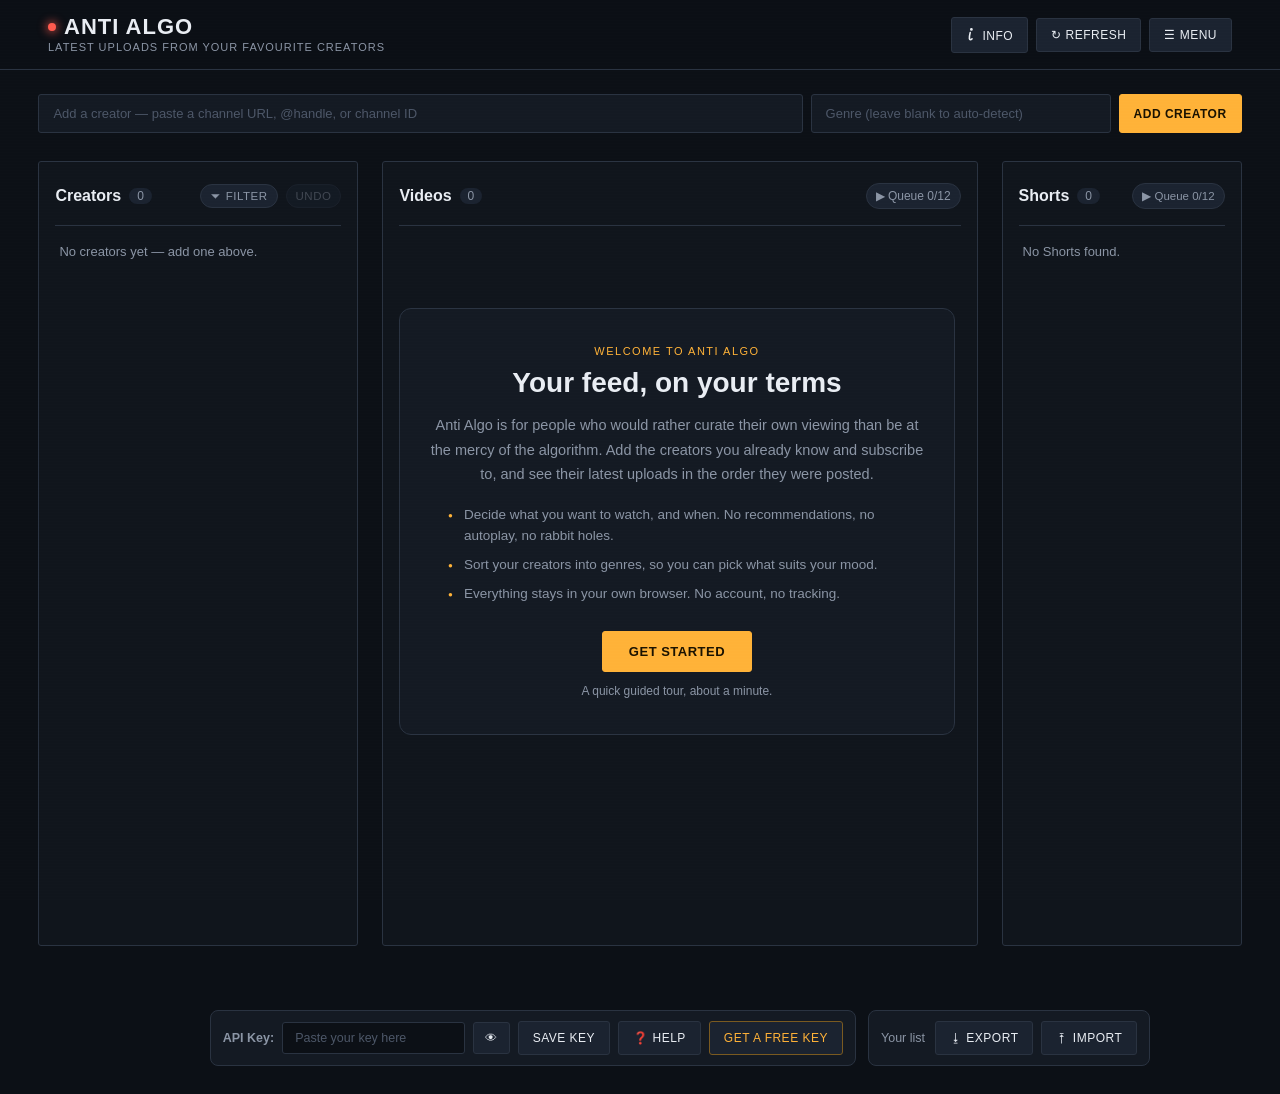
<file: Index.html>
<!DOCTYPE html>
<html lang="en">
<head>
<meta charset="UTF-8">
<meta name="viewport" content="width=device-width, initial-scale=1.0">
<title>Anti Algo | Curate your feed</title>
<meta name="description" content="Latest uploads from your favourite creators. No algorithm, just the people you chose.">
<meta property="og:type" content="website">
<meta property="og:site_name" content="Anti Algo">
<meta property="og:title" content="Anti Algo | Curate your feed">
<meta property="og:description" content="Latest uploads from your favourite creators. No algorithm, just the people you chose.">
<meta property="og:url" content="https://anti-algo.com/">
<meta property="og:image" content="https://anti-algo.com/preview.png">
<meta property="og:image:width" content="1200">
<meta property="og:image:height" content="630">
<meta name="twitter:card" content="summary_large_image">
<meta name="twitter:image" content="https://anti-algo.com/preview.png">
<link rel="icon" type="image/svg+xml" href="favicon.svg">
<link rel="stylesheet" href="style.css?v=20">
<script src="theme.js?v=8"></script>
</head>
<body>
<div class="scanline"></div>
<header>
  <div class="brand-block">
    <a class="brand" href="index.html" title="Back to home"><span class="dot"></span><h1>ANTI ALGO</h1></a>
    <div class="tagline">Latest uploads from your favourite creators</div>
  </div>
  <div class="actions">
    <button id="infoBtn" title="How to use"><svg class="info-i" viewBox="0 0 10 15" fill="none" stroke="currentColor" stroke-width="1.6" stroke-linecap="round" stroke-linejoin="round" aria-hidden="true"><path d="M4.2 5.6 C3.6 8 3.2 10.2 3.4 11.6 C3.6 12.9 4.8 13 6 11.9"/><circle cx="5.4" cy="2.4" r="0.6" fill="currentColor"/></svg> Info</button>
    <button id="refreshBtn">↻ Refresh</button>
  </div>
</header>

<main>
  <form class="add-bar" id="addForm">
    <input id="channelInput" type="text" placeholder="Add a creator — paste a channel URL, @handle, or channel ID" title="Add a creator — paste a channel URL, @handle, or channel ID" autocomplete="off">
    <input id="genreInput" list="genreList" type="text" placeholder="Genre (leave blank to auto-detect)" title="Genre (leave blank to auto-detect)" autocomplete="off">
    <datalist id="genreList">
      <option value="Gaming"><option value="Music"><option value="Tech"><option value="Education">
      <option value="Comedy"><option value="Cooking"><option value="Vlogs"><option value="Sports">
      <option value="News"><option value="Film & Animation"><option value="Science">
    </datalist>
    <button type="submit" class="btn-primary">Add creator</button>
  </form>

  <div class="layout">
    <aside class="creators-panel">
      <div class="panel-title">
        Creators <span class="count" id="creatorsCount">0</span>
        <button type="button" id="genreFilterBtn" class="filter-btn" title="Filter by genre">⏷ Filter</button>
        <button type="button" id="undoRemoveBtn" class="filter-btn" title="Undo last removal" disabled>Undo</button>
        <div class="filter-dropdown" id="filterDropdown"></div>
      </div>
      <div id="chipRail" class="chip-list"></div>
    </aside>

    <section class="feed-col">
      <div class="panel-title" id="feedHeading">
        <span id="feedTitle">Videos</span> <span class="count" id="videosCount">0</span>
        <span class="solo-badge" id="soloBadge" style="display:none;">
          Only: <span id="soloBadgeName"></span>
          <button type="button" id="soloClearBtn" title="Show all creators">✕</button>
        </span>
        <button type="button" id="queueToggleBtn" class="filter-btn" title="Your watch-later queue">▶ Queue 0/12</button>
      </div>
      <div id="statusLine" class="status-line"></div>
      <div class="feed-scroll">
        <div id="grid" class="grid"></div>
      </div>
    </section>

    <aside class="shorts-rail">
      <div class="panel-title" id="shortsHeading">
        <span id="shortsTitle">Shorts</span> <span class="count" id="shortsCount">0</span>
        <button type="button" id="shortsQueueBtn" class="filter-btn" title="Your Shorts watch-later queue">▶ Queue 0/12</button>
      </div>
      <div id="shortsScroll" class="shorts-scroll"></div>
    </aside>
  </div>
</main>

<footer class="apikey-footer" id="apiKeyFooter">
 <div class="footer-inner">
  <div class="footer-mid" style="display:flex; justify-content:center; gap:12px;">
  <div class="apikey-bar" id="apiKeyBar">
    <label for="apiKeyInput" class="apikey-bar-label">API Key:</label>
    <input id="apiKeyInput" type="password" placeholder="Paste your key here" title="Paste your free YouTube Data API key here. Not sure what that is? Press Help.">
    <button type="button" id="apiKeyToggleBtn" title="Show/hide key">👁</button>
    <button type="button" id="apiKeySaveBtn">Save key</button>
    <button type="button" id="apiKeyHelpBtn" title="What is an API key, and how do I get one?">❓ Help</button>
    <a class="btn apikey-getkey" href="https://console.cloud.google.com/flows/enableapi?apiid=youtube.googleapis.com" target="_blank" rel="noopener" title="Opens Google in a new tab to set up your free key">Get a free key</a>
  </div>

  <div class="apikey-bar" id="dataBar">
    <span class="data-bar-label">Your list</span>
    <button type="button" id="exportBtn">⭳ Export</button>
    <button type="button" id="importBtn">⭱ Import</button>
    <input type="file" id="importFileInput" accept=".json,application/json" hidden>
  </div>
  </div>
 </div>
</footer>

<div class="modal-overlay" id="infoModalOverlay">
  <div class="modal-box">
    <div class="modal-title">How Anti Algo works</div>
    <ol class="modal-steps">
      <li><strong>Get a free YouTube API key.</strong> It's a one-off job that takes about five minutes, and it's what lets this site fetch videos from YouTube for you. Press <strong>Help</strong> in the box at the bottom of the page and it will walk you through it.</li>
      <li><strong>Paste your key</strong> into the <strong>API Key</strong> box and press <strong>Save key</strong>.</li>
      <li><strong>Add creators you already follow.</strong> Paste a channel's link or @handle into the box at the top and press <strong>Add creator</strong>. Give them a genre if you like, or leave it blank and one is suggested for you.</li>
      <li><strong>Watch.</strong> Their latest videos appear newest first. Click a video to play it, or click a creator's name (or a genre) to see just those.</li>
      <li><strong>It's all saved</strong> in your browser, so it will be here next time. No account needed.</li>
    </ol>
    <button type="button" class="btn-primary" id="infoTourBtn">Take the guided tour</button>
    <button type="button" id="infoTakeMeThereBtn">Take me to the API key box</button>
    <button type="button" id="infoCloseBtn">Close</button>
  </div>
</div>

<div class="modal-overlay" id="apiHelpModalOverlay">
  <div class="modal-box help-box">
    <div class="help-slide active" data-slide="0">
      <div class="modal-title">Get your key <span class="help-sub">(1 of 3)</span></div>
      <ol class="modal-steps">
        <li>Press <strong>Set up with Google</strong> below and sign in with any Google account.</li>
        <li>Google asks you to choose a project. Pick <strong>Create a new project</strong>. Any name works.</li>
        <li>Press <strong>Enable</strong>. This switches on YouTube Data API v3 for you.</li>
      </ol>
    </div>
    <div class="help-slide" data-slide="1">
      <div class="modal-title">Get your key <span class="help-sub">(2 of 3)</span></div>
      <ol class="modal-steps" start="4">
        <li>Open <a class="help-link" href="https://console.cloud.google.com/apis/credentials" target="_blank" rel="noopener"><strong>Credentials</strong></a> and press <strong>Create credentials</strong>.</li>
        <li>For <em>"Which API are you using?"</em> keep <strong>YouTube Data API v3</strong>. For <em>"What data will you be accessing?"</em> choose <strong>Public data</strong>, then continue.</li>
        <li>Name the key <strong>API key</strong>.</li>
        <li>Under <strong>Select API restrictions</strong>, open the dropdown, type <strong>YouTube Data API v3</strong>, tick it and press <strong>OK</strong>.</li>
      </ol>
    </div>
    <div class="help-slide" data-slide="2">
      <div class="modal-title">Get your key <span class="help-sub">(3 of 3)</span></div>
      <ol class="modal-steps" start="8">
        <li>Under <strong>Key restrictions</strong>, choose <strong>Websites</strong>, press <strong>Add</strong> and paste this address:
          <span class="help-addr"><code id="helpAddr">https://your-site-address/*</code><button type="button" id="helpCopyAddr">Copy</button></span>
          <span class="help-addr-note" id="helpAddrNote"></span></li>
        <li>Press <strong>Create</strong> and copy the key Google shows you.</li>
        <li>Paste it into the <strong>API Key</strong> box at the bottom of this page and press <strong>Save key</strong>.</li>
      </ol>
      <p class="modal-text"><strong>Keep a copy</strong> in a password manager or notes app, so it's easy to paste on another device. If you lose it, sign in to Google Cloud Console, go to <strong>APIs &amp; Services → Credentials</strong> and open your key to see it again.</p>
      <p class="modal-text">Stuck? Tell us on the Feedback page and we'll help.</p>
    </div>
    <div class="help-slide" data-slide="3">
      <div class="modal-title">What's an API key, and why do I need one?</div>
      <p class="modal-text">YouTube lets other websites ask it for information, such as "what are this creator's newest videos?", through something called an <strong>API</strong>. Think of it as a service hatch: this site places the order, and YouTube hands over the answer.</p>
      <p class="modal-text">An <strong>API key</strong> is your personal pass for using that hatch. It's what lets this site fetch the feed of the creators <em>you</em> choose. Without one, YouTube won't answer, so your feed would stay empty.</p>
      <ul class="modal-facts">
        <li><strong>It's free.</strong> No payment details are needed, and the free allowance is far more than you'll use.</li>
        <li><strong>It's private.</strong> Your key is saved only in your own browser. Nobody else can see or use it.</li>
        <li><strong>It's read-only.</strong> It can only look up public YouTube information. It can't post, comment or touch your account.</li>
      </ul>
    </div>
    <div class="help-footer">
      <div class="help-dots" id="helpDots"><span class="on"></span><span></span><span></span><span></span></div>
      <div class="help-actions">
        <button type="button" id="helpBackBtn" style="display:none;">Back</button>
        <a class="btn apikey-getkey" id="helpConsoleLink" href="https://console.cloud.google.com/flows/enableapi?apiid=youtube.googleapis.com" target="_blank" rel="noopener" style="display:none;">Set up with Google</a>
        <button type="button" class="btn-primary" id="helpNextBtn">Next</button>
        <button type="button" class="btn-primary" id="apiHelpCloseBtn" style="display:none;">Got it</button>
      </div>
    </div>
  </div>
</div>

<div class="modal-overlay" id="videoModalOverlay">
  <div class="video-modal-box" id="videoModalBox">
    <button type="button" class="video-modal-close" id="videoModalCloseBtn" title="Close">✕</button>
    <div class="video-modal-frame">
      <iframe id="videoModalIframe" src="" allow="autoplay; encrypted-media; picture-in-picture" allowfullscreen referrerpolicy="strict-origin-when-cross-origin"></iframe>
    </div>
    <a id="videoModalFallbackLink" class="video-modal-fallback" href="#" target="_blank" rel="noopener">Not playing? Watch on YouTube instead ↗</a>
  </div>
</div>

<div id="tourBlocker"></div>
<div class="tour-panel" id="tourPanelTop"></div><div class="tour-panel" id="tourPanelBottom"></div><div class="tour-panel" id="tourPanelLeft"></div><div class="tour-panel" id="tourPanelRight"></div>
<div id="tourSpot"></div>
<div id="tourBubble" role="dialog" aria-live="polite">
  <div class="tour-arrow" id="tourArrow"></div>
  <div class="tour-title" id="tourTitle"></div>
  <div class="tour-text" id="tourText"></div>
  <div class="tour-hint" id="tourHint"></div>
  <div class="tour-preview" id="tourPreview" style="display:none;"></div>
  <div class="tour-footer">
    <span class="tour-count" id="tourCount"></span>
    <button type="button" class="tour-skip" id="tourSkipBtn">Skip</button>
    <button type="button" id="tourBackBtn">Back</button>
    <button type="button" class="btn-primary" id="tourNextBtn">Next</button>
  </div>
</div>

<script>
const STORAGE_KEY = 'channels';
// YouTube's embedded player refuses to load at all from a file:// page (Error 153),
// so when opened that way we skip the pop-out player and just open videos in a new tab.
const canEmbedVideos = window.location.protocol !== 'file:';
const APIKEY_STORAGE_KEY = 'yt_api_key';
const WATCHED_STORAGE_KEY = 'watched_videos';
const WATCHED_HISTORY_CAP = 2000; // trim oldest entries beyond this to keep storage small
let watchedVideoIds = new Set();
let apiKey = '';

async function ytFetch(endpoint, params){
  if(!apiKey) throw new Error('Add your YouTube API key below first (it\'s free, press Help if you need a hand).');
  const url = new URL('https://www.googleapis.com/youtube/v3/' + endpoint);
  Object.entries(params).forEach(([k,v]) => url.searchParams.set(k, v));
  url.searchParams.set('key', apiKey);
  const res = await fetch(url.toString());
  let data;
  try{ data = await res.json(); }catch(e){ data = null; }
  if(!res.ok){
    const msg = data && data.error && data.error.message ? data.error.message : ('HTTP ' + res.status);
    throw new Error('YouTube API error: ' + msg);
  }
  return data;
}

function parseISODuration(iso){
  if(!iso) return null;
  const m = iso.match(/PT(?:(\d+)H)?(?:(\d+)M)?(?:(\d+)S)?/);
  if(!m) return null;
  const h = parseInt(m[1]||0,10), mnt = parseInt(m[2]||0,10), s = parseInt(m[3]||0,10);
  return h*3600 + mnt*60 + s;
}

let channels = []; // {id, name, avatar}
let videos = [];   // merged regular-video list (unfiltered)
let shorts = [];   // merged shorts list (unfiltered)
const activeGenres = new Set(); // genres currently checked in the filter dropdown
const selectedChannelIds = new Set(); // creators picked by clicking their name
const selectedGenres = new Set();     // categories picked by clicking the category name
// When either set is non-empty, the feeds show only videos from the picked creators OR picked categories.

const grid = document.getElementById('grid');
const chipRail = document.getElementById('chipRail');
const shortsScroll = document.getElementById('shortsScroll');
const shortsCount = document.getElementById('shortsCount');
const genreFilterBtn = document.getElementById('genreFilterBtn');
const undoRemoveBtn = document.getElementById('undoRemoveBtn');
const soloBadge = document.getElementById('soloBadge');
const soloBadgeName = document.getElementById('soloBadgeName');
const soloClearBtn = document.getElementById('soloClearBtn');
const filterDropdown = document.getElementById('filterDropdown');
const creatorsCount = document.getElementById('creatorsCount');
const videosCount = document.getElementById('videosCount');
const statusLine = document.getElementById('statusLine');
const addForm = document.getElementById('addForm');
const channelInput = document.getElementById('channelInput');
const genreInput = document.getElementById('genreInput');
const refreshBtn = document.getElementById('refreshBtn');
const infoBtn = document.getElementById('infoBtn');
const infoModalOverlay = document.getElementById('infoModalOverlay');
const infoCloseBtn = document.getElementById('infoCloseBtn');
const infoTakeMeThereBtn = document.getElementById('infoTakeMeThereBtn');
const videoModalOverlay = document.getElementById('videoModalOverlay');
const videoModalBox = document.getElementById('videoModalBox');
const videoModalIframe = document.getElementById('videoModalIframe');
const videoModalCloseBtn = document.getElementById('videoModalCloseBtn');
const videoModalFallbackLink = document.getElementById('videoModalFallbackLink');
const apiKeyFooter = document.getElementById('apiKeyFooter');
const apiKeyInput = document.getElementById('apiKeyInput');
const apiKeyToggleBtn = document.getElementById('apiKeyToggleBtn');
const apiKeySaveBtn = document.getElementById('apiKeySaveBtn');
const apiKeyHelpBtn = document.getElementById('apiKeyHelpBtn');
const apiHelpModalOverlay = document.getElementById('apiHelpModalOverlay');
const apiHelpCloseBtn = document.getElementById('apiHelpCloseBtn');
const exportBtn = document.getElementById('exportBtn');
const importBtn = document.getElementById('importBtn');
const importFileInput = document.getElementById('importFileInput');

function setStatus(msg, isError=false){
  statusLine.textContent = msg || '';
  statusLine.classList.toggle('error', !!isError);
}

let saveQueue = Promise.resolve();

// window.storage only exists inside Claude's own artifact viewer. When this file is
// opened directly (downloaded, hosted elsewhere), we fall back to plain localStorage
// so your creator list still survives a refresh.
const hasClaudeStorage = typeof window.storage !== 'undefined' && window.storage !== null;

async function persistGet(key){
  if(hasClaudeStorage){
    try{
      const res = await window.storage.get(key, false);
      return res ? res.value : null;
    }catch(e){
      return null; // key not found on first run
    }
  }
  try{
    return window.localStorage.getItem(key);
  }catch(e){
    return null;
  }
}

async function persistSet(key, value){
  if(hasClaudeStorage){
    const result = await window.storage.set(key, value, false);
    if(!result) throw new Error('window.storage.set returned no result');
    return;
  }
  window.localStorage.setItem(key, value);
}

async function loadChannels(){
  try{
    const raw = await persistGet(STORAGE_KEY);
    channels = raw ? JSON.parse(raw) : [];
  }catch(e){
    channels = [];
  }
}

function saveChannels(){
  // Chain onto the previous save so concurrent adds can't overwrite each other out of order.
  saveQueue = saveQueue.then(async () => {
    try{
      await persistSet(STORAGE_KEY, JSON.stringify(channels));
    }catch(e){
      console.error('Storage save failed', e);
      setStatus('Could not save your creator list — it may not stick after a refresh.', true);
    }
  });
  return saveQueue;
}


// ---------- Watch-later queue ----------
const QUEUE_STORAGE_KEY = 'watch_queue';
const QUEUE_MAX = 12;
let queue = [];            // oldest first
let queueViewActive = false;
let queueSaveChain = Promise.resolve();

async function loadQueue(){
  try{
    const raw = await persistGet(QUEUE_STORAGE_KEY);
    const parsed = raw ? JSON.parse(raw) : [];
    queue = Array.isArray(parsed) ? parsed.filter(v => v && v.id).slice(0, QUEUE_MAX) : [];
  }catch(e){ queue = []; }
}
function persistWatchQueue(){
  queueSaveChain = queueSaveChain.then(async () => {
    try{ await persistSet(QUEUE_STORAGE_KEY, JSON.stringify(queue)); }
    catch(e){ console.error('Could not save the queue', e); }
  });
  return queueSaveChain;
}
function isQueued(id){ return queue.some(v => v.id === id); }

function addToQueue(v){
  if(isQueued(v.id)) return true;
  if(queue.length >= QUEUE_MAX){
    setStatus(`Your queue is full (${QUEUE_MAX} videos). Remove one to add another.`, true);
    return false;
  }
  queue.push({
    id: v.id, title: v.title, url: v.url, thumb: v.thumb, published: v.published, publishedMs: v.publishedMs,
    channelId: v.channelId, channelName: v.channelName, channelGenre: v.channelGenre
  });
  persistWatchQueue();
  updateQueueToggle();
  return true;
}
function removeFromQueue(id){
  const before = queue.length;
  queue = queue.filter(v => v.id !== id);
  if(queue.length !== before){ persistWatchQueue(); updateQueueToggle(); }
}

// "+" on a thumbnail adds it to the queue; inside a queue view it becomes a remove button.
// Shorts have their own separate queue (opts.short), so neither one limits the other.
function makeQueueButton(v, opts){
  const isQ = opts.short ? isShortQueued : isQueued;
  const addQ = opts.short ? addToShortsQueue : addToQueue;
  const removeQ = opts.short ? removeFromShortsQueue : removeFromQueue;
  const redraw = opts.short ? renderShorts : renderQueueView;
  const btn = document.createElement('button');
  btn.type = 'button';
  btn.className = 'queue-btn';
  const sync = () => {
    const queued = isQ(v.id);
    btn.classList.toggle('queued', queued && !opts.fromQueue);
    const plain = !opts.fromQueue && !queued;
    btn.classList.toggle('plus', plain);
    btn.classList.toggle('check', !opts.fromQueue && queued);
    btn.textContent = opts.fromQueue ? '\u2715' : '';
    btn.title = opts.fromQueue ? 'Remove from your queue'
      : queued ? 'In your queue. Click to remove it' : 'Save to watch later (add to queue)';
    btn.setAttribute('aria-label', btn.title);
  };
  btn.addEventListener('click', (e) => {
    e.preventDefault();
    e.stopPropagation();
    if(isQ(v.id)){
      removeQ(v.id);
      if(opts.fromQueue){ redraw(); return; }
    } else if(!addQ(v)){
      return;
    }
    sync();
  });
  sync();
  return btn;
}

// ---------- Shorts queue (separate from the video queue) ----------
const SHORTS_QUEUE_KEY = 'shorts_queue';
const SHORTS_QUEUE_MAX = 12;
let shortsQueue = [];
let shortsQueueActive = false;
let shortsQueueSaveChain = Promise.resolve();

async function loadShortsQueue(){
  try{
    const raw = await persistGet(SHORTS_QUEUE_KEY);
    const parsed = raw ? JSON.parse(raw) : [];
    shortsQueue = Array.isArray(parsed) ? parsed.filter(v => v && v.id).slice(0, SHORTS_QUEUE_MAX) : [];
  }catch(e){ shortsQueue = []; }
}
function persistShortsQueue(){
  shortsQueueSaveChain = shortsQueueSaveChain.then(async () => {
    try{ await persistSet(SHORTS_QUEUE_KEY, JSON.stringify(shortsQueue)); }
    catch(e){ console.error('Could not save the Shorts queue', e); }
  });
  return shortsQueueSaveChain;
}
function isShortQueued(id){ return shortsQueue.some(v => v.id === id); }
function addToShortsQueue(v){
  if(isShortQueued(v.id)) return true;
  if(shortsQueue.length >= SHORTS_QUEUE_MAX){
    setStatus(`Your Shorts queue is full (${SHORTS_QUEUE_MAX}). Remove one to add another.`, true);
    return false;
  }
  shortsQueue.push({
    id: v.id, title: v.title, url: v.url, thumb: v.thumb, published: v.published, publishedMs: v.publishedMs,
    channelId: v.channelId, channelName: v.channelName, channelGenre: v.channelGenre
  });
  persistShortsQueue();
  updateShortsQueueToggle();
  return true;
}
function removeFromShortsQueue(id){
  const before = shortsQueue.length;
  shortsQueue = shortsQueue.filter(v => v.id !== id);
  if(shortsQueue.length !== before){ persistShortsQueue(); updateShortsQueueToggle(); }
}
function updateShortsQueueToggle(){
  const btn = document.getElementById('shortsQueueBtn');
  if(!btn) return;
  btn.textContent = shortsQueueActive ? '\u2190 Back' : `\u25B6 Queue ${shortsQueue.length}/${SHORTS_QUEUE_MAX}`;
  btn.classList.toggle('has-items', shortsQueue.length > 0);
  btn.title = shortsQueueActive ? 'Go back to the Shorts feed' : 'Open your Shorts watch-later queue';
  document.getElementById('shortsTitle').textContent = shortsQueueActive ? 'Queue' : 'Shorts';
  if(shortsQueueActive) shortsCount.textContent = shortsQueue.length;
}
document.getElementById('shortsQueueBtn').addEventListener('click', () => {
  shortsQueueActive = !shortsQueueActive;
  updateShortsQueueToggle();
  renderShorts();
});

function updateQueueToggle(){
  const btn = document.getElementById('queueToggleBtn');
  if(!btn) return;
  btn.textContent = queueViewActive ? '\u2190 Back to feed' : `\u25B6 Queue ${queue.length}/${QUEUE_MAX}`;
  btn.classList.toggle('has-items', queue.length > 0);
  btn.title = queueViewActive ? 'Go back to your feed' : 'Open your watch-later queue';
  document.getElementById('feedTitle').textContent = queueViewActive ? 'Queue' : 'Videos';
  document.getElementById('feedHeading').classList.toggle('queue-mode', queueViewActive);
  if(queueViewActive) videosCount.textContent = queue.length;
}

function renderQueueView(){
  grid.innerHTML = '';
  updateQueueToggle();
  if(queue.length === 0){
    grid.innerHTML = `<div class="empty" style="grid-column:1/-1;">
      <div class="big">Your queue is empty</div>
      <div>Press the <strong>+</strong> on any video's thumbnail to save it here for later. You can hold up to ${QUEUE_MAX}.</div>
    </div>`;
    return;
  }
  const bar = document.createElement('div');
  bar.className = 'queue-bar';
  bar.innerHTML = `<span>${queue.length} of ${QUEUE_MAX} saved. Remove videos yourself with the \u2715.</span>`;
  const clearBtn = document.createElement('button');
  clearBtn.type = 'button';
  clearBtn.textContent = 'Clear all';
  clearBtn.addEventListener('click', () => {
    if(!window.confirm('Remove every video from your queue?')) return;
    queue = [];
    persistWatchQueue();
    renderQueueView();
  });
  bar.appendChild(clearBtn);
  grid.appendChild(bar);
  queue.forEach(v => grid.appendChild(buildVideoCard(v, { fromQueue: true })));
}

document.getElementById('queueToggleBtn').addEventListener('click', () => {
  queueViewActive = !queueViewActive;
  updateQueueToggle();
  renderVideos();
});

async function loadWatchedVideos(){
  try{
    const raw = await persistGet(WATCHED_STORAGE_KEY);
    watchedVideoIds = raw ? new Set(JSON.parse(raw)) : new Set();
  }catch(e){
    watchedVideoIds = new Set();
  }
}

let watchedSaveQueue = Promise.resolve();
function saveWatchedVideos(){
  watchedSaveQueue = watchedSaveQueue.then(async () => {
    try{
      let list = Array.from(watchedVideoIds);
      if(list.length > WATCHED_HISTORY_CAP){
        list = list.slice(list.length - WATCHED_HISTORY_CAP); // drop oldest
        watchedVideoIds = new Set(list);
      }
      await persistSet(WATCHED_STORAGE_KEY, JSON.stringify(list));
    }catch(e){
      console.error('Could not save watched history', e);
    }
  });
  return watchedSaveQueue;
}

function markVideoWatched(videoId){
  if(!videoId || watchedVideoIds.has(videoId)) return;
  watchedVideoIds.add(videoId);
  saveWatchedVideos();
}

// Adds the "Just watched" darkened overlay onto a thumbnail element immediately,
// without needing a full re-render (which would lose scroll position).
function markThumbAsWatched(thumbEl){
  if(!thumbEl || thumbEl.classList.contains('watched')) return;
  thumbEl.classList.add('watched');
  const overlay = document.createElement('div');
  overlay.className = 'watched-overlay';
  overlay.textContent = 'Just watched';
  thumbEl.appendChild(overlay);
}

const collapsedGenres = new Set();
let editingChannelId = null;

function currentGenreList(){
  const set = new Set(channels.map(ch => ch.genre || 'Uncategorised'));
  return Array.from(set).sort((a,b) => {
    if(a === 'Uncategorised') return 1;
    if(b === 'Uncategorised') return -1;
    return a.localeCompare(b);
  });
}

// Keep activeGenres in sync with whatever genres currently exist: newly-seen genres
// default to checked (visible), while genres the user has unchecked stay unchecked
// even across refreshes, as long as that genre is still in use.
function syncActiveGenres(){
  const present = new Set(currentGenreList());
  Array.from(activeGenres).forEach(g => { if(!present.has(g)) activeGenres.delete(g); });
  present.forEach(g => { if(!activeGenres.has(g)) activeGenres.add(g); });
  // A selected category that no longer exists (e.g. its creators were removed or re-tagged) can't stay selected
  Array.from(selectedGenres).forEach(g => { if(!present.has(g)) selectedGenres.delete(g); });
  updateSoloBadge();
}

function renderFilterDropdown(){
  const genres = currentGenreList();
  genreFilterBtn.classList.toggle('active', activeGenres.size < genres.length);
  if(genres.length === 0){
    filterDropdown.innerHTML = '<div class="panel-empty">Add a creator to filter by genre.</div>';
    return;
  }
  const actions = `<div class="filter-dropdown-actions">
    <button type="button" id="filterSelectAllBtn">Select all</button>
    <button type="button" id="filterClearBtn">Clear all</button>
  </div>`;
  const options = genres.map(g => {
    const checked = activeGenres.has(g) ? 'checked' : '';
    const safeId = 'filt_' + g.replace(/[^a-z0-9]/gi, '_');
    return `<label class="filter-option" for="${safeId}">
      <input type="checkbox" id="${safeId}" data-genre="${escapeHtml(g)}" ${checked}>
      ${escapeHtml(g)}
    </label>`;
  }).join('');
  filterDropdown.innerHTML = actions + options;

  document.getElementById('filterSelectAllBtn').onclick = () => {
    genres.forEach(g => activeGenres.add(g));
    renderFilterDropdown();
    renderVideos();
    renderShorts();
  };
  document.getElementById('filterClearBtn').onclick = () => {
    activeGenres.clear();
    selectedGenres.clear();
    updateSoloBadge();
    renderFilterDropdown();
    renderChips();
    renderVideos();
    renderShorts();
  };
  filterDropdown.querySelectorAll('input[type="checkbox"]').forEach(box => {
    box.addEventListener('change', () => {
      const g = box.dataset.genre;
      if(box.checked) activeGenres.add(g);
      else { activeGenres.delete(g); selectedGenres.delete(g); } // a hidden category can't also be "selected"
      genreFilterBtn.classList.toggle('active', activeGenres.size < genres.length);
      updateSoloBadge();
      renderChips();
      renderVideos();
      renderShorts();
    });
  });
}

genreFilterBtn.addEventListener('click', (e) => {
  e.stopPropagation();
  filterDropdown.classList.toggle('open');
});
document.addEventListener('click', (e) => {
  if(filterDropdown.classList.contains('open') && !filterDropdown.contains(e.target) && e.target !== genreFilterBtn){
    filterDropdown.classList.remove('open');
  }
});

function renderChips(){
  chipRail.innerHTML = '';
  creatorsCount.textContent = channels.length;
  if(channels.length === 0){
    chipRail.innerHTML = '<div class="panel-empty">No creators yet — add one above.</div>';
    return;
  }

  const groups = {};
  channels.forEach(ch => {
    const genre = ch.genre || 'Uncategorised';
    (groups[genre] = groups[genre] || []).push(ch);
  });
  const genreNames = Object.keys(groups).sort((a,b) => {
    if(a === 'Uncategorised') return 1;
    if(b === 'Uncategorised') return -1;
    return a.localeCompare(b);
  });

  genreNames.forEach(genre => {
    const isCollapsed = collapsedGenres.has(genre);
    const group = document.createElement('div');
    group.className = 'genre-group';

    const header = document.createElement('div');
    header.className = 'genre-header' + (selectedGenres.has(genre) ? ' selected' : '');

    // The arrow only expands/collapses the list...
    const arrowBtn = document.createElement('button');
    arrowBtn.type = 'button';
    arrowBtn.className = 'genre-arrow-btn';
    arrowBtn.textContent = isCollapsed ? '▸' : '▾';
    arrowBtn.title = isCollapsed ? `Expand ${genre}` : `Collapse ${genre}`;
    arrowBtn.onclick = () => {
      if(collapsedGenres.has(genre)) collapsedGenres.delete(genre);
      else collapsedGenres.add(genre);
      renderChips();
    };

    // ...while clicking the category name selects/deselects it as a feed filter.
    const labelBtn = document.createElement('button');
    labelBtn.type = 'button';
    labelBtn.className = 'genre-label-btn';
    labelBtn.title = selectedGenres.has(genre) ? `Click to stop filtering by ${genre}` : `Click to show only ${genre}`;
    labelBtn.innerHTML = `<span class="genre-name">${escapeHtml(genre)}</span><span class="count">${groups[genre].length}</span>`;
    labelBtn.onclick = () => toggleGenreSelection(genre);

    header.appendChild(arrowBtn);
    header.appendChild(labelBtn);
    group.appendChild(header);

    if(!isCollapsed){
      const items = document.createElement('div');
      items.className = 'genre-items';
      groups[genre].forEach(ch => {
        if(editingChannelId === ch.id){
          items.appendChild(buildEditRow(ch));
        } else {
          items.appendChild(buildChip(ch));
        }
      });
      group.appendChild(items);
    }

    chipRail.appendChild(group);
  });
}

function buildChip(ch){
  const chip = document.createElement('div');
  chip.className = 'chan-chip';
  if(selectedChannelIds.has(ch.id)) chip.classList.add('solo-active');

  chip.dataset.id = ch.id;

  // Grip to drag this creator up or down within its category (arrow keys work too)
  const grip = document.createElement('span');
  grip.className = 'drag-handle';
  grip.textContent = '\u22EE\u22EE';
  grip.title = 'Drag to reorder';
  grip.tabIndex = 0;
  grip.setAttribute('role', 'button');
  grip.setAttribute('aria-label', `Reorder ${ch.name}. Use the up and down arrow keys.`);
  attachReorder(grip, chip, ch);
  chip.appendChild(grip);

  const nameEl = document.createElement('strong');
  nameEl.textContent = ch.name;
  nameEl.title = selectedChannelIds.has(ch.id) ? `Click to remove ${ch.name} from selection` : `Click to add ${ch.name} to selection (up to ${MAX_SELECTED_CHANNELS} at a time)`;
  nameEl.onclick = () => toggleChannelSelection(ch.id);
  chip.appendChild(nameEl);

  const editBtn = document.createElement('button');
  editBtn.textContent = '✎';
  editBtn.title = 'Edit genre';
  editBtn.onclick = () => { editingChannelId = ch.id; renderChips(); };
  chip.appendChild(editBtn);

  const rm = document.createElement('button');
  rm.textContent = '✕';
  rm.title = 'Remove creator';
  rm.onclick = () => removeChannel(ch.id);
  chip.appendChild(rm);

  return chip;
}

// ---------- Reordering creators within a category ----------
// Moves one creator next to another in the saved list. The list shows each category in this order.
function moveChannel(id, targetId, after){
  if(id === targetId) return;
  const moving = channels.find(c => c.id === id);
  if(!moving) return;
  channels = channels.filter(c => c.id !== id);
  const at = channels.findIndex(c => c.id === targetId);
  if(at < 0){ channels.push(moving); }
  else channels.splice(after ? at + 1 : at, 0, moving);
  saveChannels();
  renderChips();
}

function attachReorder(grip, chip, ch){
  let dragging = false, dropTarget = null, dropAfter = false;
  const clearMarks = () => {
    chipRail.querySelectorAll('.drop-before, .drop-after').forEach(el => el.classList.remove('drop-before', 'drop-after'));
  };
  grip.addEventListener('pointerdown', (e) => {
    if(e.button !== undefined && e.button !== 0) return;
    e.preventDefault();
    dragging = true;
    dropTarget = null;
    try{ grip.setPointerCapture(e.pointerId); }catch(_){}
    chip.classList.add('dragging');
  });
  grip.addEventListener('pointermove', (e) => {
    if(!dragging) return;
    clearMarks();
    dropTarget = null;
    const el = document.elementFromPoint(e.clientX, e.clientY);
    const over = el && el.closest ? el.closest('.chan-chip') : null;
    // only chips in the same category list are valid targets
    if(over && over !== chip && over.dataset.id && over.parentElement === chip.parentElement){
      const r = over.getBoundingClientRect();
      dropAfter = e.clientY > r.top + r.height / 2;
      dropTarget = over.dataset.id;
      over.classList.add(dropAfter ? 'drop-after' : 'drop-before');
    }
  });
  const finish = (e, cancelled) => {
    if(!dragging) return;
    dragging = false;
    chip.classList.remove('dragging');
    clearMarks();
    try{ grip.releasePointerCapture(e.pointerId); }catch(_){}
    if(!cancelled && dropTarget) moveChannel(ch.id, dropTarget, dropAfter);
    dropTarget = null;
  };
  grip.addEventListener('pointerup', (e) => finish(e, false));
  grip.addEventListener('pointercancel', (e) => finish(e, true));
  grip.addEventListener('keydown', (e) => {
    if(e.key !== 'ArrowUp' && e.key !== 'ArrowDown') return;
    e.preventDefault();
    const sibling = e.key === 'ArrowUp' ? chip.previousElementSibling : chip.nextElementSibling;
    if(!sibling || !sibling.dataset.id) return;
    moveChannel(ch.id, sibling.dataset.id, e.key === 'ArrowDown');
    setTimeout(() => {
      const again = chipRail.querySelector(`.chan-chip[data-id="${CSS.escape(ch.id)}"] .drag-handle`);
      if(again) again.focus();
    }, 0);
  });
}

const MAX_SELECTED_CHANNELS = 3;

function matchesSelection(v){
  if(!activeGenres.has(v.channelGenre)) return false;
  if(selectedChannelIds.size === 0 && selectedGenres.size === 0) return true;
  return selectedChannelIds.has(v.channelId) || selectedGenres.has(v.channelGenre);
}

function toggleChannelSelection(id){
  if(selectedChannelIds.has(id)){
    selectedChannelIds.delete(id);
  } else {
    selectedChannelIds.add(id);
    if(selectedChannelIds.size > MAX_SELECTED_CHANNELS){
      const oldest = selectedChannelIds.values().next().value; // Sets preserve insertion order
      selectedChannelIds.delete(oldest);
    }
  }
  updateSoloBadge();
  renderChips();
  renderVideos();
  renderShorts();
  maybeDeepLoadSelected();
}

function toggleGenreSelection(genre){
  if(selectedGenres.has(genre)){
    selectedGenres.delete(genre);
  } else {
    selectedGenres.add(genre);
    activeGenres.add(genre); // picking a category makes sure it isn't hidden by the Filter dropdown
    renderFilterDropdown();
  }
  updateSoloBadge();
  renderChips();
  renderVideos();
  renderShorts();
}

function clearChannelSelection(){
  selectedChannelIds.clear();
  selectedGenres.clear();
  updateSoloBadge();
  renderChips();
  renderVideos();
  renderShorts();
}

function updateSoloBadge(){
  const picked = [
    ...selectedGenres,
    ...channels.filter(c => selectedChannelIds.has(c.id)).map(c => c.name)
  ];
  if(picked.length > 0){
    soloBadgeName.textContent = picked.length <= 3 ? picked.join(', ') : `${picked.length} selected`;
    soloBadge.style.display = 'inline-flex';
  } else {
    soloBadge.style.display = 'none';
  }
}

soloClearBtn.addEventListener('click', clearChannelSelection);

const STANDARD_GENRES = ['Gaming','Music','Tech','Education','Comedy','Cooking','Vlogs','Sports','News','Film & Animation','Science'];
const CUSTOM_GENRE_VALUE = '__custom__';

function buildEditRow(ch){
  const row = document.createElement('div');
  row.className = 'chan-chip chan-chip-edit';

  const label = document.createElement('strong');
  label.textContent = ch.name;
  row.appendChild(label);

  const currentGenre = ch.genre || 'Uncategorised';
  const isCustomCurrent = currentGenre !== 'Uncategorised' && !STANDARD_GENRES.includes(currentGenre);
  const optionList = ['Uncategorised', ...STANDARD_GENRES];
  if(isCustomCurrent) optionList.splice(1, 0, currentGenre); // keep the current custom genre selectable

  const select = document.createElement('select');
  select.className = 'edit-genre-select';
  optionList.forEach(opt => {
    const o = document.createElement('option');
    o.value = opt;
    o.textContent = opt;
    if(opt === currentGenre) o.selected = true;
    select.appendChild(o);
  });
  const customOpt = document.createElement('option');
  customOpt.value = CUSTOM_GENRE_VALUE;
  customOpt.textContent = 'Other (type your own)…';
  if(isCustomCurrent) customOpt.selected = false; // current custom value already has its own option
  select.appendChild(customOpt);
  row.appendChild(select);

  const customInput = document.createElement('input');
  customInput.type = 'text';
  customInput.placeholder = 'Genre name';
  customInput.className = 'edit-genre-custom-input';
  customInput.style.display = 'none';
  row.appendChild(customInput);

  select.addEventListener('change', () => {
    if(select.value === CUSTOM_GENRE_VALUE){
      customInput.style.display = '';
      customInput.value = '';
      customInput.focus();
    } else {
      customInput.style.display = 'none';
    }
  });

  const save = async () => {
    const finalGenre = select.value === CUSTOM_GENRE_VALUE
      ? (customInput.value.trim() || 'Uncategorised')
      : select.value;
    ch.genre = finalGenre;
    editingChannelId = null;
    await saveChannels();
    renderChips();
    syncActiveGenres();
    renderFilterDropdown();
    await loadAllVideos();
  };

  customInput.addEventListener('keydown', (e) => {
    if(e.key === 'Enter'){ e.preventDefault(); save(); }
    if(e.key === 'Escape'){ editingChannelId = null; renderChips(); }
  });
  select.addEventListener('keydown', (e) => {
    if(e.key === 'Escape'){ editingChannelId = null; renderChips(); }
  });

  const saveBtn = document.createElement('button');
  saveBtn.textContent = '✓';
  saveBtn.title = 'Save';
  saveBtn.onclick = save;
  row.appendChild(saveBtn);

  const cancelBtn = document.createElement('button');
  cancelBtn.textContent = '✕';
  cancelBtn.title = 'Cancel';
  cancelBtn.onclick = () => { editingChannelId = null; renderChips(); };
  row.appendChild(cancelBtn);

  setTimeout(() => select.focus(), 0);
  return row;
}

function buildShortCard(v, opts){
  const a = document.createElement('a');
  a.className = 'short-card';
  a.href = v.url;
  a.target = '_blank';
  a.rel = 'noopener';
  const isWatched = watchedVideoIds.has(v.id);
  a.innerHTML = `
    <div class="short-thumb${isWatched ? ' watched' : ''}">
      <img src="${v.thumb}" alt="" loading="lazy">
      <span class="short-badge">Short</span>
      ${isWatched ? '<div class="watched-overlay">Just watched</div>' : ''}
    </div>
    <div class="short-info">
      <div class="short-title">${escapeHtml(v.title)}</div>
      <div class="short-chan">${escapeHtml(v.channelName)}</div>
    </div>`;
  a.querySelector('.short-thumb').appendChild(makeQueueButton(v, { short:true, fromQueue: opts.fromQueue }));
  a.addEventListener('click', (e) => {
    markVideoWatched(v.id);
    markThumbAsWatched(a.querySelector('.short-thumb'));
    if(!canEmbedVideos) return; // fall back to normal new-tab navigation
    if(e.metaKey || e.ctrlKey || e.shiftKey || e.button === 1) return; // let it open in a new tab as usual
    e.preventDefault();
    openVideoModal(v.id, true);
  });
  return a;
}

function renderShorts(){
  shortsScroll.innerHTML = '';
  updateShortsQueueToggle();
  if(shortsQueueActive){
    if(shortsQueue.length === 0){
      shortsScroll.innerHTML = `<div class="panel-empty">Your Shorts queue is empty. Press the + on any Short to save it here. You can hold up to ${SHORTS_QUEUE_MAX}.</div>`;
      return;
    }
    shortsQueue.forEach(v => shortsScroll.appendChild(buildShortCard(v, { fromQueue:true })));
    return;
  }
  const list = shorts.filter(v => matchesSelection(v)).slice(0, 30);
  shortsCount.textContent = list.length;
  if(shorts.length === 0){
    shortsScroll.innerHTML = '<div class="panel-empty">No Shorts found.</div>';
    return;
  }
  if(list.length === 0){
    shortsScroll.innerHTML = '<div class="panel-empty">No Shorts match the current filters.</div>';
    return;
  }
  list.forEach(v => shortsScroll.appendChild(buildShortCard(v, { fromQueue:false })));
}

function escapeHtml(s){
  const d = document.createElement('div');
  d.textContent = s;
  return d.innerHTML;
}

const removedChannelsStack = []; // most-recently-removed last, capped at 10 for undo

function updateUndoButton(){
  undoRemoveBtn.disabled = removedChannelsStack.length === 0;
  undoRemoveBtn.title = removedChannelsStack.length > 0
    ? `Undo removing "${removedChannelsStack[removedChannelsStack.length - 1].name}" (${removedChannelsStack.length} available)`
    : 'Undo last removal';
}

async function removeChannel(id){
  const removed = channels.find(c => c.id === id);
  channels = channels.filter(c => c.id !== id);
  if(removed){
    removedChannelsStack.push(removed);
    if(removedChannelsStack.length > 10) removedChannelsStack.shift();
    updateUndoButton();
  }
  if(selectedChannelIds.has(id)){ selectedChannelIds.delete(id); updateSoloBadge(); }
  await saveChannels();
  renderChips();
  syncActiveGenres();
  renderFilterDropdown();
  await loadAllVideos();
}

// Menu > "Clear all creators": wipes the list so you can start from scratch (API key and theme are kept)
async function clearEverything(){
  if(channels.length === 0 && queue.length === 0 && shortsQueue.length === 0){
    setStatus('There is nothing to clear yet.');
    return;
  }
  const ok = window.confirm('Clear all your creators and both queues and start from scratch?\n\nThis cannot be undone. Use Export first if you want a backup. Your API key and theme are kept.');
  if(!ok) return;
  channels = [];
  videos = [];
  shorts = [];
  queue = [];
  shortsQueue = [];
  selectedChannelIds.clear();
  selectedGenres.clear();
  editingChannelId = null;
  removedChannelsStack.length = 0;
  queueViewActive = false;
  shortsQueueActive = false;
  updateUndoButton();
  updateSoloBadge();
  persistWatchQueue();
  persistShortsQueue();
  await saveChannels();
  renderChips();
  syncActiveGenres();
  renderFilterDropdown();
  updateQueueToggle();
  updateShortsQueueToggle();
  renderVideos();
  renderShorts();
  setStatus('Everything is cleared. Add your first creator to start again.');
}
document.addEventListener('anti-algo:clear-all', clearEverything);

undoRemoveBtn.addEventListener('click', async () => {
  const restored = removedChannelsStack.pop();
  updateUndoButton();
  if(!restored) return;
  if(channels.some(c => c.id === restored.id)){
    setStatus(`"${restored.name}" is already back in your list.`);
    return;
  }
  channels.push(restored);
  await saveChannels();
  renderChips();
  syncActiveGenres();
  renderFilterDropdown();
  await loadAllVideos();
  setStatus(`Restored "${restored.name}".`);
});

function normalizeInput(raw){
  raw = raw.trim();
  if(!raw) return null;
  // direct channel ID
  if(/^UC[a-zA-Z0-9_-]{20,}$/.test(raw)) return { type:'id', value: raw };
  // handle without @
  if(/^[a-zA-Z0-9_.-]+$/.test(raw) && !raw.includes('/')) return { type:'handle', value: raw.replace(/^@/,'') };
  // URL forms
  try{
    let url = raw;
    if(!/^https?:\/\//.test(url)) url = 'https://' + url;
    const u = new URL(url);
    const parts = u.pathname.split('/').filter(Boolean);
    if(parts[0] === 'channel' && parts[1]) return { type:'id', value: parts[1] };
    if(parts[0] && parts[0].startsWith('@')) return { type:'handle', value: parts[0].slice(1) };
    if((parts[0] === 'c' || parts[0] === 'user') && parts[1]) return { type:'handle', value: parts[1] };
    if(parts[0]) return { type:'handle', value: parts[0].replace(/^@/,'') };
  }catch(e){}
  return { type:'handle', value: raw.replace(/^@/,'') };
}

// YouTube's topicDetails gives broad Wikipedia-based category tags (e.g. a URL ending in
// "Action-adventure_game" or "Pop_music"). We map the common ones onto our own genre list,
// and fall back to a cleaned-up version of the raw tag when there's no mapping.
const TOPIC_GENRE_MAP = {
  'video game culture':'Gaming', 'action game':'Gaming', 'action-adventure game':'Gaming',
  'role-playing video game':'Gaming', 'strategy video game':'Gaming', 'video game':'Gaming', 'esports':'Gaming',
  'pop music':'Music', 'music of asia':'Music', 'music of africa':'Music', 'music of latin america':'Music',
  'hip hop music':'Music', 'rock music':'Music', 'music video':'Music', 'electronic music':'Music',
  'independent music':'Music', 'music':'Music',
  'technology':'Tech', 'mobile phone':'Tech', 'software':'Tech', 'personal computer':'Tech',
  'knowledge':'Education', 'education':'Education',
  'food':'Cooking',
  'lifestyle (sociology)':'Vlogs', 'fashion':'Vlogs', 'physical fitness':'Vlogs', 'vehicle':'Vlogs',
  'sport':'Sports', 'association football':'Sports', 'basketball':'Sports', 'american football':'Sports',
  'film':'Film & Animation', 'television program':'Film & Animation', 'animated cartoon':'Film & Animation',
  'entertainment':'Film & Animation', 'action film':'Film & Animation',
  'humour':'Comedy', 'comedy':'Comedy',
  'politics':'News', 'society':'News',
  'physics':'Science', 'biology':'Science', 'chemistry':'Science', 'natural science':'Science',
};

function titleCase(s){
  return s.replace(/\b\w/g, c => c.toUpperCase());
}

function guessGenreFromTopics(topicCategories){
  if(!topicCategories || topicCategories.length === 0) return '';
  const cleaned = topicCategories.map(url => {
    const last = decodeURIComponent((url.split('/').pop() || '')).replace(/_/g, ' ');
    return last.replace(/\s*\([^)]*\)\s*$/, '').trim();
  });
  for(const raw of cleaned){
    const mapped = TOPIC_GENRE_MAP[raw.toLowerCase()];
    if(mapped) return mapped;
  }
  return cleaned[0] ? titleCase(cleaned[0]) : '';
}

function pickChannelThumb(thumbs){
  const t = thumbs || {};
  return (t.high || t.medium || t.default || {}).url || '';
}

// Creators added before pictures were stored (or imported from a file) get theirs fetched on demand.
const thumbLookupTried = new Set();
async function ensureChannelThumb(ch){
  if(ch.thumb || !apiKey || thumbLookupTried.has(ch.id)) return false;
  thumbLookupTried.add(ch.id);
  try{
    const data = await ytFetch('channels', { part: 'snippet', id: ch.id });
    const url = pickChannelThumb(data.items && data.items[0] && data.items[0].snippet.thumbnails);
    if(url){ ch.thumb = url; await saveChannels(); return true; }
  }catch(e){ /* the card still works without a picture */ }
  return false;
}

async function resolveChannel(input){
  const params = input.type === 'id'
    ? { part: 'snippet,topicDetails', id: input.value }
    : { part: 'snippet,topicDetails', forHandle: input.value };
  const data = await ytFetch('channels', params);
  if(!data.items || data.items.length === 0){
    throw new Error('Could not find that channel. Double-check the handle, URL, or ID.');
  }
  const item = data.items[0];
  const topicCategories = item.topicDetails ? item.topicDetails.topicCategories : null;
  return {
    id: item.id,
    name: item.snippet.title,
    thumb: pickChannelThumb(item.snippet.thumbnails),
    suggestedGenre: guessGenreFromTopics(topicCategories)
  };
}

async function fetchChannelVideos(channel){
  const uploadsPlaylistId = 'UU' + channel.id.slice(2);
  // 50 is the API's max per request. Pulling more than the ~15 we used to means a burst
  // of Shorts from a prolific creator can no longer crowd a still-recent regular video
  // out of the window entirely.
  const data = await ytFetch('playlistItems', {
    part: 'snippet,contentDetails',
    playlistId: uploadsPlaylistId,
    maxResults: 50
  });
  return mapPlaylistItems(data.items || [], channel);
}

function mapPlaylistItems(items, channel){
  return items.map(item => {
    const videoId = item.contentDetails.videoId;
    const publishedRaw = item.contentDetails.videoPublishedAt || item.snippet.publishedAt;
    const publishedMs = Date.parse(publishedRaw);
    const thumbs = item.snippet.thumbnails || {};
    const thumb = (thumbs.maxres || thumbs.standard || thumbs.high || thumbs.medium || thumbs.default || {}).url || '';
    return {
      id: videoId,
      title: item.snippet.title,
      url: 'https://www.youtube.com/watch?v=' + videoId,
      published: publishedRaw,
      publishedMs: Number.isFinite(publishedMs) ? publishedMs : 0,
      thumb,
      channelId: channel.id,
      channelName: channel.name,
      channelGenre: channel.genre || 'Uncategorised'
    };
  });
}

// A prolific creator's latest 50 uploads can be mostly Shorts, leaving only a handful of regular
// videos in the normal load. When you pick a creator we dig further back through their uploads.
const DEEP_PAGES = 4;                       // 4 x 50 = up to 200 uploads per selected creator
const deepLoadedChannels = new Set();       // creators whose older uploads are already loaded

async function deepLoadChannel(ch){
  if(!apiKey || deepLoadedChannels.has(ch.id)) return;
  deepLoadedChannels.add(ch.id);
  setStatus(`Loading more of ${ch.name}'s uploads…`);
  try{
    const uploadsId = 'UU' + ch.id.slice(2);
    let fetched = [], pageToken = '';
    for(let page = 0; page < DEEP_PAGES; page++){
      const params = { part: 'snippet,contentDetails', playlistId: uploadsId, maxResults: 50 };
      if(pageToken) params.pageToken = pageToken;
      const data = await ytFetch('playlistItems', params);
      fetched = fetched.concat(mapPlaylistItems(data.items || [], ch));
      pageToken = data.nextPageToken;
      if(!pageToken) break;
    }
    const known = new Set(videos.concat(shorts).map(v => v.id));
    let fresh = fetched.filter(v => !known.has(v.id));
    if(fresh.length === 0){
      setStatus(`That's everything from ${ch.name} that we can load.`);
      return;
    }
    fresh = await annotateDurations(fresh);
    const split = splitByShorts(fresh);
    videos = videos.concat(split.regular).sort((a, b) => b.publishedMs - a.publishedMs);
    shorts = shorts.concat(split.shortsOnly).sort((a, b) => b.publishedMs - a.publishedMs);
    renderVideos();
    renderShorts();
    setStatus(`Loaded ${fresh.length} older upload${fresh.length > 1 ? 's' : ''} from ${ch.name}.`);
  }catch(e){
    deepLoadedChannels.delete(ch.id);   // allow another try
    setStatus(e.message || `Couldn't load more of ${ch.name}'s uploads.`, true);
  }
}

function maybeDeepLoadSelected(){
  channels.filter(ch => selectedChannelIds.has(ch.id)).forEach(deepLoadChannel);
}

// Shorts are generally 3 minutes or under; we ask the API for each video's real
// duration and use that instead of guessing from a proxy-fetched embed.
async function annotateDurations(list){
  const ids = list.map(v => v.id).filter(Boolean);
  const durationMap = {};
  for(let i=0; i<ids.length; i+=50){
    const batch = ids.slice(i, i+50);
    if(batch.length === 0) continue;
    const data = await ytFetch('videos', { part:'contentDetails', id: batch.join(',') });
    (data.items || []).forEach(it => {
      durationMap[it.id] = parseISODuration(it.contentDetails.duration);
    });
  }
  return list.map(v => ({ ...v, durationSec: durationMap[v.id] ?? null }));
}

function splitByShorts(list){
  const SHORTS_MAX_SECONDS = 180;
  const regular = list.filter(v => !(v.durationSec != null && v.durationSec <= SHORTS_MAX_SECONDS));
  const shortsOnly = list.filter(v => v.durationSec != null && v.durationSec <= SHORTS_MAX_SECONDS);
  return { regular, shortsOnly };
}

function timeAgo(iso){
  if(!iso) return '';
  const diff = (Date.now() - new Date(iso).getTime()) / 1000;
  if(diff < 60) return 'just now';
  if(diff < 3600) return Math.floor(diff/60) + 'm ago';
  if(diff < 86400) return Math.floor(diff/3600) + 'h ago';
  if(diff < 86400*7) return Math.floor(diff/86400) + 'd ago';
  return new Date(iso).toLocaleDateString(undefined, {month:'short', day:'numeric', year:'numeric'});
}

function renderSkeletons(n=8){
  if(queueViewActive) return;
  grid.innerHTML = '';
  for(let i=0;i<n;i++){
    const s = document.createElement('div');
    s.className = 'skeleton';
    s.innerHTML = `<div class="thumb-wrap"></div><div class="card-body" style="height:70px;"></div>`;
    grid.appendChild(s);
  }
}

function renderChannelCard(ch){
  const url = 'https://www.youtube.com/channel/' + encodeURIComponent(ch.id);
  const initial = escapeHtml((ch.name || '?').trim().charAt(0).toUpperCase());
  const img = ch.thumb ? `<img src="${escapeHtml(ch.thumb)}" alt="">` : initial;
  grid.innerHTML = `<a class="channel-card" href="${url}" target="_blank" rel="noopener" title="Open ${escapeHtml(ch.name)} on YouTube">
    <div class="channel-card-img">${img}</div>
    <div class="channel-card-name">${escapeHtml(ch.name)}</div>
    <div class="channel-card-hint">No recent videos to show here.</div>
    <div class="channel-card-link">Open their channel on YouTube ↗</div>
  </a>`;
  if(!ch.thumb){
    ensureChannelThumb(ch).then(found => {
      // only redraw if that same creator is still the only one selected and still has nothing to show
      if(found && selectedChannelIds.size === 1 && selectedChannelIds.has(ch.id)) renderVideos();
    });
  }
}

function renderVideos(){
  if(queueViewActive){ renderQueueView(); return; }
  grid.innerHTML = '';
  const list = videos.filter(v => matchesSelection(v)).slice(0, 60);
  videosCount.textContent = list.length;
  if(channels.length === 0){
    grid.innerHTML = `<div class="welcome-panel">
      <div class="welcome-kicker">Welcome to Anti Algo</div>
      <h2>Your feed, on your terms</h2>
      <p>Anti Algo is for people who would rather curate their own viewing than be at the mercy of the algorithm.
      Add the creators you already know and subscribe to, and see their latest uploads in the order they were posted.</p>
      <ul class="welcome-points">
        <li>Decide what you want to watch, and when. No recommendations, no autoplay, no rabbit holes.</li>
        <li>Sort your creators into genres, so you can pick what suits your mood.</li>
        <li>Everything stays in your own browser. No account, no tracking.</li>
      </ul>
      <button type="button" class="btn-primary" id="welcomeStartBtn">Get started</button>
      <div class="welcome-hint">A quick guided tour, about a minute.</div>
    </div>`;
    const welcomeStartBtn = document.getElementById('welcomeStartBtn');
    if(welcomeStartBtn) welcomeStartBtn.onclick = startTour;
    return;
  }
  if(list.length === 0 && selectedChannelIds.size === 1 && selectedGenres.size === 0){
    const ch = channels.find(c => selectedChannelIds.has(c.id));
    if(ch){
      renderChannelCard(ch);
      return;
    }
  }
  if(videos.length === 0){
    grid.innerHTML = `<div class="empty" style="grid-column:1/-1;">
      <div class="big">Nothing to show</div>
      <div>Try refreshing, or check your creator list.</div>
    </div>`;
    return;
  }
  if(list.length === 0){
    grid.innerHTML = `<div class="empty" style="grid-column:1/-1;">
      <div class="big">No matches</div>
      <div>No videos match the current filters.</div>
    </div>`;
    return;
  }
  list.forEach(v => grid.appendChild(buildVideoCard(v, { fromQueue: false })));
}

function buildVideoCard(v, opts){
  const card = document.createElement('div');
  card.className = 'card';
  const isWatched = watchedVideoIds.has(v.id);
  card.innerHTML = `
    <div class="thumb-box">
      <a class="thumb-wrap${isWatched ? ' watched' : ''}" href="${v.url}" target="_blank" rel="noopener">
        <img src="${v.thumb}" alt="" loading="lazy">
        ${isWatched ? '<div class="watched-overlay">Just watched</div>' : ''}
      </a>
    </div>
    <div class="card-body">
      <div class="card-title"><a href="${v.url}" target="_blank" rel="noopener">${escapeHtml(v.title)}</a></div>
      <div class="card-meta">
        <span class="chan-name">${escapeHtml(v.channelName)}</span>
        <span class="timestamp">${timeAgo(v.published)}</span>
      </div>
    </div>`;
  card.querySelector('.thumb-box').appendChild(makeQueueButton(v, opts));
  card.querySelectorAll('a').forEach(link => {
    link.addEventListener('click', (e) => {
      markVideoWatched(v.id);
      markThumbAsWatched(card.querySelector('.thumb-wrap'));
      if(!canEmbedVideos) return; // fall back to normal new-tab navigation
      if(e.metaKey || e.ctrlKey || e.shiftKey || e.button === 1) return; // let it open in a new tab as usual
      e.preventDefault();
      openVideoModal(v.id, false);
    });
  });
  return card;
}

async function loadAllVideos(){
  if(channels.length === 0){
    videos = [];
    shorts = [];
    renderVideos();
    renderShorts();
    return;
  }
  if(!apiKey){
    setStatus('Add your YouTube API key below to load videos.', true);
    videos = [];
    shorts = [];
    renderVideos();
    renderShorts();
    return;
  }
  renderSkeletons();
  setStatus('Fetching latest uploads…');
  refreshBtn.disabled = true;
  const results = await Promise.allSettled(channels.map(fetchChannelVideos));
  let all = [];
  let failures = [];
  results.forEach((r, i) => {
    if(r.status === 'fulfilled') all = all.concat(r.value);
    else failures.push(channels[i].name + ': ' + (r.reason && r.reason.message ? r.reason.message : 'failed'));
  });
  all.sort((a,b) => b.publishedMs - a.publishedMs);
  try{
    all = await annotateDurations(all);
  }catch(e){
    setStatus(e.message || 'Could not check video durations.', true);
    refreshBtn.disabled = false;
    return;
  }
  const { regular, shortsOnly } = splitByShorts(all);
  videos = regular;      // the 60 / 30 display caps are applied when rendering, after filtering
  shorts = shortsOnly;
  renderVideos();
  renderShorts();
  refreshBtn.disabled = false;
  if(failures.length > 0){
    setStatus(`Loaded feed, but some channels failed: ${failures.join('; ')}`, true);
  } else {
    setStatus(`Updated · ${videos.length} videos from ${channels.length} creator${channels.length>1?'s':''} · ${new Date().toLocaleTimeString()}`);
  }
  deepLoadedChannels.clear();
  maybeDeepLoadSelected();
}

addForm.addEventListener('submit', async (e) => {
  e.preventDefault();
  const raw = channelInput.value;
  const parsed = normalizeInput(raw);
  if(!parsed){ setStatus('Enter a channel URL, @handle, or ID.', true); return; }
  if(channels.some(c => c.id === parsed.value)){
    setStatus('That creator is already in your feed.', true);
    return;
  }
  setStatus('Looking up creator…');
  const submitBtn = addForm.querySelector('button[type="submit"]');
  const genre = genreInput.value.trim();
  channelInput.disabled = true;
  genreInput.disabled = true;
  submitBtn.disabled = true;
  try{
    const resolved = await resolveChannel(parsed);
    resolved.genre = genre || resolved.suggestedGenre || 'Uncategorised';
    if(channels.some(c => c.id === resolved.id)){
      setStatus('That creator is already in your feed.', true);
    } else {
      channels.push(resolved);
      await saveChannels();
      renderChips();
      syncActiveGenres();
      renderFilterDropdown();
      channelInput.value = '';
      genreInput.value = '';
      await loadAllVideos();
    }
  }catch(err){
    setStatus(err.message || 'Could not add that creator.', true);
  }finally{
    channelInput.disabled = false;
    genreInput.disabled = false;
    submitBtn.disabled = false;
  }
});

refreshBtn.addEventListener('click', loadAllVideos);

infoBtn.addEventListener('click', () => infoModalOverlay.classList.add('open'));
infoCloseBtn.addEventListener('click', () => infoModalOverlay.classList.remove('open'));
infoModalOverlay.addEventListener('click', (e) => {
  if(e.target === infoModalOverlay) infoModalOverlay.classList.remove('open');
});
infoTakeMeThereBtn.addEventListener('click', () => {
  infoModalOverlay.classList.remove('open');
  apiKeyFooter.scrollIntoView({ behavior: 'smooth', block: 'center' });
  setTimeout(() => apiKeyInput.focus(), 400);
});

let helpSlide = 0;
const HELP_LAST = 3;
(function setupHelpAddress(){
  const code = document.getElementById('helpAddr');
  const note = document.getElementById('helpAddrNote');
  const copyBtn = document.getElementById('helpCopyAddr');
  if(location.protocol === 'http:' || location.protocol === 'https:'){
    code.textContent = location.origin + '/*';
    note.textContent = 'If you also use the site with or without "www", add that address too.';
  } else {
    code.textContent = 'https://your-site-address/*';
    note.textContent = 'Use the web address you visit this site at. If you only open the file on your own computer, choose None instead.';
  }
  copyBtn.addEventListener('click', async () => {
    try{ await navigator.clipboard.writeText(code.textContent); copyBtn.textContent = 'Copied'; }
    catch(e){ copyBtn.textContent = 'Select and copy'; }
    setTimeout(() => { copyBtn.textContent = 'Copy'; }, 1800);
  });
})();
function showHelpSlide(n){
  helpSlide = n;
  document.querySelectorAll('.help-slide').forEach(s => s.classList.toggle('active', Number(s.dataset.slide) === n));
  document.querySelectorAll('#helpDots span').forEach((d, i) => d.classList.toggle('on', i === n));
  document.getElementById('helpBackBtn').style.display = n === 0 ? 'none' : '';
  document.getElementById('helpNextBtn').style.display = n === HELP_LAST ? 'none' : '';
  document.getElementById('helpConsoleLink').style.display = n === 0 ? '' : 'none';
  apiHelpCloseBtn.style.display = n === HELP_LAST ? '' : 'none';
}
document.getElementById('helpNextBtn').addEventListener('click', () => showHelpSlide(Math.min(helpSlide + 1, HELP_LAST)));
document.getElementById('helpBackBtn').addEventListener('click', () => showHelpSlide(Math.max(helpSlide - 1, 0)));
apiKeyHelpBtn.addEventListener('click', () => { showHelpSlide(0); apiHelpModalOverlay.classList.add('open'); });
apiHelpCloseBtn.addEventListener('click', () => apiHelpModalOverlay.classList.remove('open'));
apiHelpModalOverlay.addEventListener('click', (e) => {
  if(e.target === apiHelpModalOverlay) apiHelpModalOverlay.classList.remove('open');
});

// ---- Resume where you left off ----
// The pop-up player reports its position; we remember it per video and start from there next time.
const POSITIONS_KEY = 'video_positions';
const POSITIONS_CAP = 300;
let videoPositions = {};
let currentVideoId = null;
let currentVideoTime = 0;
let currentVideoEnded = false;
let qualityAsked = false;

async function loadVideoPositions(){
  try{ const raw = await persistGet(POSITIONS_KEY); videoPositions = raw ? JSON.parse(raw) : {}; }
  catch(e){ videoPositions = {}; }
}
// Ask the player for the highest quality. YouTube treats this as a hint and may ignore it.
function askForBestQuality(){
  const send = (func, args) => {
    try{ videoModalIframe.contentWindow.postMessage(JSON.stringify({ event:'command', func, args }), '*'); }catch(e){}
  };
  send('setPlaybackQualityRange', ['hd1080', 'highres']);
  send('setPlaybackQuality', ['highres']);
}
function saveCurrentPosition(){
  if(!currentVideoId) return;
  if(currentVideoEnded || currentVideoTime < 5) delete videoPositions[currentVideoId];
  else videoPositions[currentVideoId] = Math.floor(currentVideoTime);
  const ids = Object.keys(videoPositions);
  if(ids.length > POSITIONS_CAP) ids.slice(0, ids.length - POSITIONS_CAP).forEach(id => delete videoPositions[id]);
  try{ persistSet(POSITIONS_KEY, JSON.stringify(videoPositions)); }catch(e){ /* storage unavailable */ }
}
window.addEventListener('message', (e) => {
  if(!currentVideoId || !/^https:\/\/www\.youtube(-nocookie)?\.com$/.test(e.origin)) return;
  let data = e.data;
  try{ if(typeof data === 'string') data = JSON.parse(data); }catch(_){ return; }
  if(!data || !data.info) return;
  if(typeof data.info.currentTime === 'number') currentVideoTime = data.info.currentTime;
  if(data.info.playerState === 0) currentVideoEnded = true;
  else if(data.info.playerState === 1){
    currentVideoEnded = false;
    if(!qualityAsked){ qualityAsked = true; askForBestQuality(); }
  }
});
videoModalIframe.addEventListener('load', () => {
  if(!currentVideoId) return;
  try{ videoModalIframe.contentWindow.postMessage(JSON.stringify({ event:'listening', id:1, channel:'widget' }), '*'); }catch(e){}
});

function openVideoModal(videoId, isVertical){
  videoModalBox.classList.toggle('vertical', !!isVertical);
  currentVideoId = videoId;
  currentVideoTime = videoPositions[videoId] || 0;
  currentVideoEnded = false;
  qualityAsked = false;
  const start = videoPositions[videoId] ? `&start=${videoPositions[videoId]}` : '';
  videoModalIframe.src = `https://www.youtube-nocookie.com/embed/${videoId}?autoplay=1&rel=0&vq=hd1080&enablejsapi=1&origin=${encodeURIComponent(location.origin)}${start}`;
  videoModalFallbackLink.href = `https://www.youtube.com/watch?v=${videoId}`;
  videoModalOverlay.classList.add('open');
}
function closeVideoModal(){
  saveCurrentPosition();
  currentVideoId = null;
  videoModalOverlay.classList.remove('open');
  videoModalIframe.src = ''; // stop playback
}
videoModalCloseBtn.addEventListener('click', closeVideoModal);
videoModalOverlay.addEventListener('click', (e) => {
  if(e.target === videoModalOverlay) closeVideoModal();
});
document.addEventListener('keydown', (e) => {
  if(e.key === 'Escape'){
    if(videoModalOverlay.classList.contains('open')) closeVideoModal();
    else if(apiHelpModalOverlay.classList.contains('open')) apiHelpModalOverlay.classList.remove('open');
    else if(infoModalOverlay.classList.contains('open')) infoModalOverlay.classList.remove('open');
  }
});

exportBtn.addEventListener('click', () => {
  if(channels.length === 0){
    setStatus('No creators to export yet — add some first.', true);
    return;
  }
  const payload = {
    format: 'anti-algo-creators',
    version: 1,
    exportedAt: new Date().toISOString(),
    channels: channels.map(ch => ({ id: ch.id, name: ch.name, genre: ch.genre || 'Uncategorised' }))
  };
  const blob = new Blob([JSON.stringify(payload, null, 2)], { type: 'application/json' });
  const url = URL.createObjectURL(blob);
  const a = document.createElement('a');
  a.href = url;
  a.download = 'anti-algo-creators.json';
  document.body.appendChild(a);
  a.click();
  a.remove();
  URL.revokeObjectURL(url);
  setStatus(`Exported ${channels.length} creator${channels.length > 1 ? 's' : ''} to anti-algo-creators.json`);
});

importBtn.addEventListener('click', () => importFileInput.click());

importFileInput.addEventListener('change', async () => {
  const file = importFileInput.files[0];
  importFileInput.value = ''; // reset so re-selecting the same file still fires 'change'
  if(!file) return;

  let parsed;
  try{
    const text = await file.text();
    parsed = JSON.parse(text);
  }catch(e){
    setStatus('That file isn\'t valid JSON — make sure you picked an exported creators file.', true);
    return;
  }

  const incoming = Array.isArray(parsed) ? parsed : parsed.channels;
  if(!Array.isArray(incoming)){
    setStatus('That file doesn\'t look like a creators export.', true);
    return;
  }

  let added = 0, skipped = 0, invalid = 0;
  incoming.forEach(entry => {
    if(!entry || typeof entry.id !== 'string' || typeof entry.name !== 'string'){ invalid++; return; }
    if(channels.some(ch => ch.id === entry.id)){ skipped++; return; }
    channels.push({ id: entry.id, name: entry.name, genre: entry.genre || 'Uncategorised' });
    added++;
  });

  if(added === 0 && skipped === 0 && invalid > 0){
    setStatus('Nothing usable found in that file.', true);
    return;
  }

  await saveChannels();
  renderChips();
  syncActiveGenres();
  renderFilterDropdown();
  await loadAllVideos();

  const parts = [`Imported ${added} creator${added !== 1 ? 's' : ''}`];
  if(skipped > 0) parts.push(`${skipped} already in your list`);
  if(invalid > 0) parts.push(`${invalid} entries skipped (invalid)`);
  setStatus(parts.join(' · '));
});

async function loadApiKey(){
  const raw = await persistGet(APIKEY_STORAGE_KEY);
  apiKey = raw || '';
  apiKeyInput.value = apiKey;
}

apiKeyToggleBtn.addEventListener('click', () => {
  const hidden = apiKeyInput.type === 'password';
  apiKeyInput.type = hidden ? 'text' : 'password';
  apiKeyToggleBtn.textContent = hidden ? '🙈' : '👁';
});

apiKeySaveBtn.addEventListener('click', async () => {
  apiKey = apiKeyInput.value.trim();
  apiKeySaveBtn.disabled = true;
  try{
    await persistSet(APIKEY_STORAGE_KEY, apiKey);
    setStatus(apiKey ? 'API key saved.' : 'API key cleared.');
    if(apiKey && channels.length > 0) await loadAllVideos();
  }catch(e){
    setStatus('Could not save the API key.', true);
  }finally{
    apiKeySaveBtn.disabled = false;
  }
});


// ---------- Guided tour ----------
const TOUR_STEPS = [
  { target:'#apiKeyBar', placement:'top', title:'Step 1: get your free API key',
    text:'This page fetches videos straight from YouTube using your own free key. Paste it here and press Save key. It stays in your browser and nobody else can see it.' },
  { target:'#apiKeyHelpBtn', placement:'top', title:'Never made a key before?',
    text:'Press Help for a step-by-step walkthrough. It takes a few minutes and costs nothing.' },
  { target:'#addForm', placement:'bottom', title:'Step 2: add a creator',
    text:'Paste a channel\u2019s URL, their @handle or the channel ID, pick a genre if you like (leave it blank and one is suggested), then press Add creator. Start with channels you already subscribe to.' },
  { target:'.creators-panel', placement:'right', title:'Your creators',
    preview:'<div class="tour-preview-label">Example</div><div class="mock-genre">\u25BE Gaming <span>2</span></div><div class="mock-chip on">Alice <i>\u270E \u2715</i></div><div class="mock-chip">Bob <i>\u270E \u2715</i></div><div class="mock-genre">\u25BE Music <span>1</span></div><div class="mock-chip">Cleo <i>\u270E \u2715</i></div>',
    text:'Everyone you add appears here, grouped by genre. Click a name, or a genre, to see only their videos. Drag \u22EE\u22EE to reorder within a genre. \u270E edits a genre, \u2715 removes someone, and Undo brings them back.' },
  { target:'#genreFilterBtn', placement:'bottom', title:'Filter by genre',
    interactive:false,
    text:'Use Filter to hide whole genres in one go, handy when you only fancy a certain kind of video.' },
  { target:'.feed-col', placement:'inside', title:'Your feed',
    preview:'<div class="tour-preview-label">Example</div><div class="mock-row"><div class="mock-card"><div class="mock-thumb"></div><div class="mock-line w80"></div><div class="mock-line dim w50"></div></div><div class="mock-card"><div class="mock-thumb watched"><span>Just watched</span></div><div class="mock-line w70"></div><div class="mock-line dim w40"></div></div><div class="mock-card"><div class="mock-thumb"></div><div class="mock-line w80"></div><div class="mock-line dim w50"></div></div></div>',
    text:'The latest videos from your creators, newest first. Click one to watch it in a pop-up. Anything you have watched is marked \u201CJust watched\u201D, so you can keep track.' },
  { target:'#queueToggleBtn', placement:'bottom', title:'Save videos for later',
    text:'Press the + in the corner of any video\u2019s thumbnail to save it, then open Queue here to watch them when you are ready. It holds up to 12, and videos stay until you remove them with the \u2715.' },
  { target:'.shorts-rail', placement:'left', title:'Shorts, kept separate',
    preview:'<div class="tour-preview-label">Example</div><div class="mock-row" style="padding:0 18%;"><div class="mock-short"><div class="mock-thumb"><b>Short</b></div><div class="mock-line w80"></div></div><div class="mock-short"><div class="mock-thumb"><b>Short</b></div><div class="mock-line w70"></div></div></div>',
    text:'Short-form videos get their own rail, so scrolling through them is a choice rather than the default.' },
  { target:'#menuBtn', placement:'bottom', title:'Make it yours',
    interactive:false,
    text:'Open Menu to pick a colour theme (Original, Bubblegum, Rouge, Amethyst, Azure or Forest) and to find the FAQ and Feedback pages. Your theme is remembered for next time.' },
  { target:'#dataBar', placement:'top', title:'Back up or move your list',
    text:'Export saves your creators and genres to a file, and Import loads them on another device. Your API key isn\u2019t included, so enter it separately on each device.' },
  { target:null, title:'You\u2019re all set!',
    text:'Add your first creator and enjoy a feed that is entirely your own. You can replay this tour any time from the Info button.' }
];

const tourBlocker = document.getElementById('tourBlocker');
const tourSpot = document.getElementById('tourSpot');
const tourBubble = document.getElementById('tourBubble');
const tourArrow = document.getElementById('tourArrow');
const tourTitle = document.getElementById('tourTitle');
const tourText = document.getElementById('tourText');
const tourPreview = document.getElementById('tourPreview');
const tourCount = document.getElementById('tourCount');
const tourSkipBtn = document.getElementById('tourSkipBtn');
const tourBackBtn = document.getElementById('tourBackBtn');
const tourNextBtn = document.getElementById('tourNextBtn');
const tourHint = document.getElementById('tourHint');
const tourPanels = ['Top','Bottom','Left','Right'].map(n => document.getElementById('tourPanel' + n));
let tourTimer = null;
let tourActive = false;
let tourIndex = 0;
let tourSteps = TOUR_STEPS;   // the steps whose target actually exists on this page

function startTour(){
  tourSteps = TOUR_STEPS.filter(s => !s.target || document.querySelector(s.target));
  tourActive = true;
  tourIndex = 0;
  tourBlocker.classList.add('active');
  showTourStep();
  clearInterval(tourTimer);
  tourTimer = setInterval(positionTour, 300);   // keep the spotlight on its target while you click around
}

function endTour(){
  tourActive = false;
  clearInterval(tourTimer);
  tourPanels.forEach(p => p.classList.remove('active'));
  tourBlocker.classList.remove('active');
  tourBlocker.classList.remove('dim');
  tourSpot.style.display = 'none';
  tourBubble.style.display = 'none';
  window.scrollTo({ top: 0 });
}

function showTourStep(){
  const step = tourSteps[tourIndex];
  tourTitle.textContent = step.title;
  tourText.textContent = step.text;
  if(!step.target) tourHint.textContent = '';
  else tourHint.textContent = step.interactive === false
    ? 'Have a go once the tour is finished.'
    : 'The highlighted part is live, so go ahead and try it.';
  tourHint.style.display = tourHint.textContent ? 'block' : 'none';
  tourPreview.innerHTML = step.preview || '';   // our own fixed mock-ups, not user data
  tourPreview.style.display = step.preview ? 'block' : 'none';
  tourCount.textContent = `${tourIndex + 1} / ${tourSteps.length}`;
  tourBackBtn.style.visibility = tourIndex === 0 ? 'hidden' : 'visible';
  tourNextBtn.textContent = tourIndex === tourSteps.length - 1 ? 'Done' : 'Next';
  tourBubble.style.display = 'block';
  tourBubble.style.visibility = 'hidden';
  const el = step.target ? document.querySelector(step.target) : null;
  if(el && el.scrollIntoView) el.scrollIntoView({ block: 'center', inline: 'nearest' });
  requestAnimationFrame(positionTour);
}

// Blocks clicks on everything except the highlighted area, so people can follow along without wandering off.
function setTourBlockMode(mode, hole){
  if(mode === 'panels' && hole){
    tourBlocker.classList.remove('active');
    const vw = window.innerWidth, vh = window.innerHeight;
    const L = Math.max(0, hole.left), T = Math.max(0, hole.top);
    const R = Math.min(vw, hole.right), B = Math.min(vh, hole.bottom);
    const place = (el, l, t, w, h) => {
      el.style.left = l + 'px'; el.style.top = t + 'px';
      el.style.width = Math.max(0, w) + 'px'; el.style.height = Math.max(0, h) + 'px';
      el.classList.add('active');
    };
    place(tourPanels[0], 0, 0, vw, T);
    place(tourPanels[1], 0, B, vw, vh - B);
    place(tourPanels[2], 0, T, L, B - T);
    place(tourPanels[3], R, T, vw - R, B - T);
  } else {
    tourPanels.forEach(p => p.classList.remove('active'));
    tourBlocker.classList.add('active');
  }
}

function positionTour(){
  if(!tourActive) return;
  const step = tourSteps[tourIndex];
  const el = step.target ? document.querySelector(step.target) : null;
  const vw = window.innerWidth, vh = window.innerHeight, m = 12, gap = 16;
  const bw = tourBubble.offsetWidth, bh = tourBubble.offsetHeight;
  let x, y, side = 'none', rect = null;

  tourArrow.className = 'tour-arrow';
  tourArrow.style.display = 'none';

  if(!el){
    // Final step: no target, so dim the whole page and centre the bubble
    tourSpot.style.display = 'none';
    tourBlocker.classList.add('dim');
    setTourBlockMode('full');
    x = (vw - bw) / 2;
    y = (vh - bh) / 2;
  } else {
    tourBlocker.classList.remove('dim');
    const r = el.getBoundingClientRect();
    const pad = 6;
    rect = { left: r.left - pad, top: r.top - pad, width: r.width + pad * 2, height: r.height + pad * 2 };
    rect.right = rect.left + rect.width;
    rect.bottom = rect.top + rect.height;
    tourSpot.style.display = 'block';
    tourSpot.style.left = rect.left + 'px';
    tourSpot.style.top = rect.top + 'px';
    tourSpot.style.width = rect.width + 'px';
    tourSpot.style.height = rect.height + 'px';
    if(step.interactive === false) setTourBlockMode('full');
    else setTourBlockMode('panels', rect);

    const fits = {
      top:    rect.top >= bh + gap + m,
      bottom: vh - rect.bottom >= bh + gap + m,
      left:   rect.left >= bw + gap + m,
      right:  vw - rect.right >= bw + gap + m
    };
    const pref = step.placement || 'bottom';
    const order = pref === 'inside' ? [] : [pref, 'bottom', 'top', 'right', 'left'];
    side = order.find(s => fits[s]) || 'inside';

    if(side === 'bottom'){ y = rect.bottom + gap; x = rect.left + rect.width / 2 - bw / 2; }
    else if(side === 'top'){ y = rect.top - gap - bh; x = rect.left + rect.width / 2 - bw / 2; }
    else if(side === 'right'){ x = rect.right + gap; y = rect.top + rect.height / 2 - bh / 2; }
    else if(side === 'left'){ x = rect.left - gap - bw; y = rect.top + rect.height / 2 - bh / 2; }
    else { x = rect.left + rect.width / 2 - bw / 2; y = Math.max(rect.top, m) + 70; } // inside a large target
  }

  x = Math.min(Math.max(x, m), Math.max(m, vw - bw - m));
  y = Math.min(Math.max(y, m), Math.max(m, vh - bh - m));
  tourBubble.style.left = x + 'px';
  tourBubble.style.top = y + 'px';
  tourBubble.style.visibility = 'visible';

  // Point the arrow at the target
  if(rect && side !== 'inside' && side !== 'none'){
    if(side === 'bottom' || side === 'top'){
      const ax = Math.min(Math.max(rect.left + rect.width / 2 - x - 7, 16), bw - 30);
      tourArrow.style.left = ax + 'px';
      tourArrow.style.top = '';
      tourArrow.className = 'tour-arrow ' + (side === 'bottom' ? 'up' : 'down');
    } else {
      const ay = Math.min(Math.max(rect.top + rect.height / 2 - y - 7, 16), bh - 30);
      tourArrow.style.top = ay + 'px';
      tourArrow.style.left = '';
      tourArrow.className = 'tour-arrow ' + (side === 'right' ? 'left' : 'right');
    }
    tourArrow.style.display = 'block';
  }
}

tourNextBtn.addEventListener('click', () => {
  if(tourIndex >= tourSteps.length - 1){ endTour(); return; }
  tourIndex++;
  showTourStep();
});
tourBackBtn.addEventListener('click', () => {
  if(tourIndex > 0){ tourIndex--; showTourStep(); }
});
tourSkipBtn.addEventListener('click', endTour);
window.addEventListener('resize', positionTour);
window.addEventListener('scroll', positionTour, true);
document.addEventListener('keydown', (e) => {
  if(!tourActive) return;
  if(document.querySelector('.modal-overlay.open')) return;   // Escape closes the dialog first, not the tour
  if(e.key === 'Escape') endTour();
}, true);   // capture phase: runs before the dialog's own Escape handler has closed it

const infoTourBtn = document.getElementById('infoTourBtn');
infoTourBtn.addEventListener('click', () => {
  infoModalOverlay.classList.remove('open');
  startTour();
});

(async function init(){
  await loadApiKey();
  await loadChannels();
  await loadWatchedVideos();
  await loadQueue();
  await loadShortsQueue();
  await loadVideoPositions();
  updateQueueToggle();
  updateShortsQueueToggle();
  renderChips();
  syncActiveGenres();
  renderFilterDropdown();
  await loadAllVideos();
})();
</script>
</body>
</html>
</file>
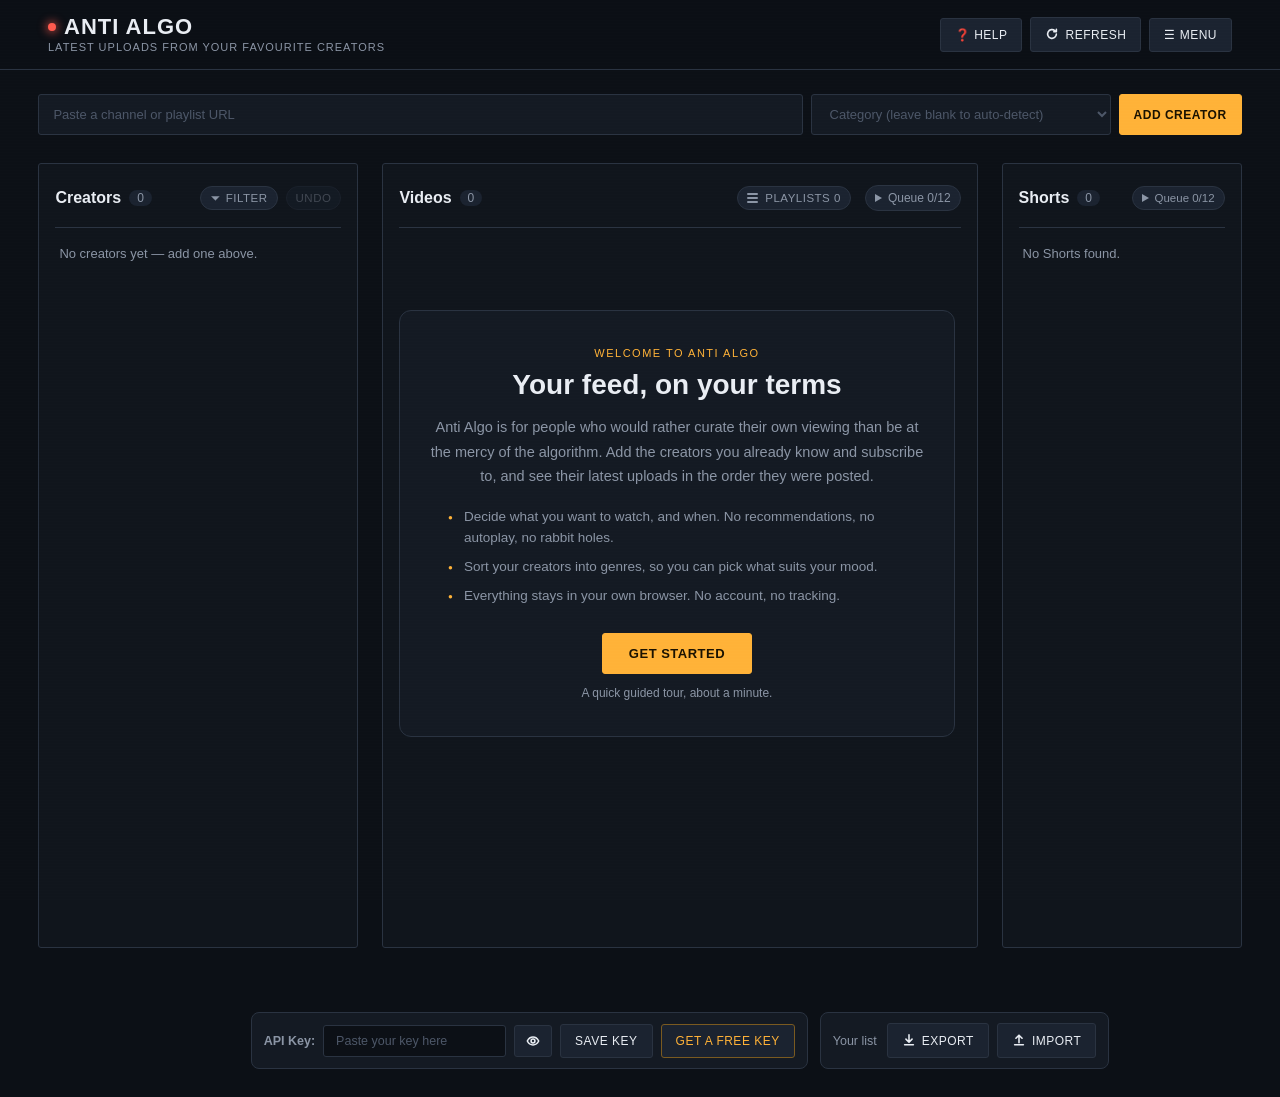
<file: index.html>
<!DOCTYPE html>
<html lang="en">
<head>
<meta charset="UTF-8">
<meta name="viewport" content="width=device-width, initial-scale=1.0">
<title>Anti Algo | Curate your feed</title>
<meta name="description" content="Latest uploads from your favourite creators. No algorithm, just the people you chose.">
<meta property="og:type" content="website">
<meta property="og:site_name" content="Anti Algo">
<meta property="og:title" content="Anti Algo | Curate your feed">
<meta property="og:description" content="Latest uploads from your favourite creators. No algorithm, just the people you chose.">
<meta property="og:url" content="https://anti-algo.com/">
<meta property="og:image" content="https://anti-algo.com/preview.png">
<meta property="og:image:width" content="1200">
<meta property="og:image:height" content="630">
<meta name="twitter:card" content="summary_large_image">
<meta name="twitter:image" content="https://anti-algo.com/preview.png">
<link rel="icon" type="image/svg+xml" href="favicon.svg">
<link rel="stylesheet" href="style.css?v=40">
<script src="theme.js?v=9"></script>
</head>
<body>
<div class="scanline"></div>
<header>
  <div class="brand-block">
    <a class="brand" href="index.html" title="Back to home"><span class="dot"></span><h1>ANTI ALGO</h1></a>
    <div class="tagline">Latest uploads from your favourite creators</div>
  </div>
  <div class="actions">
    <button id="infoBtn" title="How to use">❓ Help</button>
    <button id="refreshBtn"><svg class="ic" viewBox="0 0 16 16" fill="none" stroke="currentColor" stroke-width="1.8" stroke-linecap="round" stroke-linejoin="round" aria-hidden="true"><path d="M13 8a5 5 0 1 1-1.6-3.7M13 2.5v3h-3"/></svg>Refresh</button>
  </div>
</header>

<main>
  <form class="add-bar" id="addForm">
    <input id="channelInput" type="text" placeholder="Paste a channel or playlist URL" title="Paste a channel URL, an @handle, a channel ID or a YouTube playlist link" autocomplete="off">
    <select id="genreSelect" title="Category (leave blank to auto-detect)" aria-label="Category"></select>
    <input id="genreInput" type="text" placeholder="Type your own category" autocomplete="off" style="display:none;">
    <button type="submit" class="btn-primary">Add creator</button>
  </form>

  <div class="layout">
    <aside class="creators-panel">
      <div class="panel-title">
        Creators <span class="count" id="creatorsCount">0</span>
        <button type="button" id="genreFilterBtn" class="filter-btn" title="Filter by genre">⏷ Filter</button>
        <button type="button" id="undoRemoveBtn" class="filter-btn" title="Undo last removal" disabled>Undo</button>
        <div class="filter-dropdown" id="filterDropdown"></div>
      </div>
      <div id="chipRail" class="chip-list"></div>
    </aside>

    <section class="feed-col">
      <div class="panel-title" id="feedHeading">
        <span id="feedTitle">Videos</span> <span class="count" id="videosCount">0</span>
        <span class="solo-badge" id="soloBadge" style="display:none;">
          Only: <span id="soloBadgeName"></span>
          <button type="button" id="soloClearBtn" title="Show all creators">✕</button>
        </span>
        <button type="button" id="playlistsBtn" class="filter-btn" title="Your saved playlists"><span class="qi qi-list"></span>Playlists 0</button>
        <button type="button" id="queueToggleBtn" class="filter-btn" title="Your watch-later queue"><span class="qi qi-play"></span>Queue 0/12</button>
      </div>
      <div id="statusLine" class="status-line"></div>
      <div class="feed-scroll">
        <div id="grid" class="grid"></div>
      </div>
    </section>

    <aside class="shorts-rail">
      <div class="panel-title" id="shortsHeading">
        <span id="shortsTitle">Shorts</span> <span class="count" id="shortsCount">0</span>
        <button type="button" id="shortsQueueBtn" class="filter-btn" title="Your Shorts watch-later queue"><span class="qi qi-play"></span>Queue 0/12</button>
      </div>
      <div id="shortsScroll" class="shorts-scroll"></div>
    </aside>
  </div>
</main>

<footer class="apikey-footer" id="apiKeyFooter">
 <div class="footer-inner">
  <div class="footer-mid" style="display:flex; justify-content:center; gap:12px;">
  <div class="apikey-bar" id="apiKeyBar">
    <label for="apiKeyInput" class="apikey-bar-label">API Key:</label>
    <input id="apiKeyInput" type="password" placeholder="Paste your key here" title="Paste your free YouTube Data API key here. Not sure what that is? Press Get a free key.">
    <button type="button" id="apiKeyToggleBtn" title="Show/hide key" aria-label="Show or hide key"><svg class="ic" viewBox="0 0 16 16" fill="none" stroke="currentColor" stroke-width="1.8" stroke-linecap="round" stroke-linejoin="round" aria-hidden="true"><path d="M1.5 8C3 5 5.3 3.5 8 3.5s5 1.5 6.5 4.5C13 11 10.7 12.5 8 12.5S3 11 1.5 8z"/><circle cx="8" cy="8" r="2.2"/></svg></button>
    <button type="button" id="apiKeySaveBtn">Save key</button>
    <button type="button" class="btn apikey-getkey" id="apiKeyHelpBtn" title="Step-by-step: how to get your free YouTube API key">Get a free key</button>
  </div>

  <div class="apikey-bar" id="dataBar">
    <span class="data-bar-label">Your list</span>
    <button type="button" id="exportBtn"><svg class="ic" viewBox="0 0 16 16" fill="none" stroke="currentColor" stroke-width="1.8" stroke-linecap="round" stroke-linejoin="round" aria-hidden="true"><path d="M8 2v8M4.5 7 8 10.5 11.5 7M3 13.5h10"/></svg>Export</button>
    <button type="button" id="importBtn"><svg class="ic" viewBox="0 0 16 16" fill="none" stroke="currentColor" stroke-width="1.8" stroke-linecap="round" stroke-linejoin="round" aria-hidden="true"><path d="M8 11V3M4.5 6 8 2.5 11.5 6M3 13.5h10"/></svg>Import</button>
    <input type="file" id="importFileInput" accept=".json,application/json" hidden>
  </div>
  </div>
 </div>
</footer>

<div class="modal-overlay" id="infoModalOverlay">
  <div class="modal-box info-box">
    <button type="button" class="modal-close-x" id="infoCloseBtn" title="Close" aria-label="Close">✕</button>
    <div class="info-slide active" data-slide="0">
      <div class="modal-title">How Anti Algo works</div>
      <ol class="modal-steps">
        <li><strong>Get a free YouTube API key.</strong> It's a one-off job that takes about five minutes, and it's what lets this site fetch videos from YouTube for you. Press <strong>Get a free key</strong> in the box at the bottom of the page and it will walk you through it.</li>
        <li><strong>Paste your key</strong> into the <strong>API Key</strong> box at the bottom of this page (<strong>anti-algo.com</strong>) and press <strong>Save key</strong>.</li>
        <li><strong>Add creators you already follow.</strong> Paste a channel's link or @handle into the box at the top and press <strong>Add creator</strong>. Give them a category if you like, or leave it blank and one is suggested for you. You can also paste a <strong>YouTube playlist link</strong> there to save it under <strong>Playlists</strong>, without adding the creator.</li>
        <li><strong>Watch.</strong> Their latest videos appear newest first. Click a video to play it, or click a creator's name (or a genre) to see just those.</li>
        <li><strong>It's all saved</strong> in your browser, so it will be here next time. No account needed.</li>
      </ol>
    </div>
    <div class="info-slide" data-slide="1">
      <div class="modal-title">What's an API key, and why do I need one?</div>
      <p class="modal-text">YouTube lets other websites ask it for information, such as "what are this creator's newest videos?", through something called an <strong>API</strong>. Think of it as a service hatch: this site places the order, and YouTube hands over the answer.</p>
      <p class="modal-text">An <strong>API key</strong> is your personal pass for using that hatch. It's what lets this site fetch the feed of the creators <em>you</em> choose. Without one, YouTube won't answer, so your feed would stay empty.</p>
      <ul class="modal-facts">
        <li><strong>It's free.</strong> No payment details are needed, and the free allowance is far more than you'll use.</li>
        <li><strong>It's private.</strong> Your key is saved only in your own browser. Nobody else can see or use it.</li>
        <li><strong>It's read-only.</strong> It can only look up public YouTube information. It can't post, comment or touch your account.</li>
      </ul>
    </div>
    <div class="info-footer">
      <div class="help-actions info-actions">
        <button type="button" id="infoBackBtn" style="display:none;">Back</button>
        <button type="button" class="btn-primary" id="infoTourBtn">Take the guided tour</button>
        <button type="button" id="infoNextBtn">Next</button>
      </div>
      <div class="info-dots" id="infoDots">
        <button type="button" class="on" data-go="0" aria-label="Page 1"></button>
        <button type="button" data-go="1" aria-label="Page 2"></button>
      </div>
    </div>
  </div>
</div>

<div class="modal-overlay" id="apiHelpModalOverlay">
  <div class="modal-box help-box">
    <div class="help-slide active" data-slide="0">
      <div class="modal-title">Get your key <span class="help-sub">(1 of 4)</span></div>
      <ol class="modal-steps">
        <li>Press <strong>Set up with Google</strong> below and sign in with any Google account. If you land on the Google Cloud dashboard instead of an <strong>Enable</strong> page, open the <a class="help-link" href="https://console.cloud.google.com/apis/library/youtube.googleapis.com" target="_blank" rel="noopener"><strong>YouTube Data API v3</strong> page</a> directly.</li>
        <li>Google asks you to choose a project. Pick <strong>Create a new project</strong>. Any name works.</li>
        <li>Press <strong>Enable</strong>. This switches on YouTube Data API v3 for you. It can take a minute or two to show up in the Credentials list, so if it is missing, wait a moment and refresh the page.</li>
      </ol>
    </div>
    <div class="help-slide" data-slide="1">
      <div class="modal-title">Get your key <span class="help-sub">(2 of 4)</span></div>
      <ol class="modal-steps" start="4">
        <li>Open <a class="help-link" href="https://console.cloud.google.com/apis/credentials" target="_blank" rel="noopener"><strong>Credentials</strong></a> and press <strong>Create credentials</strong>.</li>
        <li>For <em>"Which API are you using?"</em> keep <strong>YouTube Data API v3</strong>. For <em>"What data will you be accessing?"</em> choose <strong>Public data</strong>, then continue.</li>
        <li>Name the key <strong>API key</strong>.</li>
        <li>Under <strong>Select API restrictions</strong>, open the dropdown, type <strong>YouTube Data API v3</strong>, tick it and press <strong>OK</strong>.</li>
      </ol>
    </div>
    <div class="help-slide" data-slide="2">
      <div class="modal-title">Get your key <span class="help-sub">(3 of 4)</span></div>
      <ol class="modal-steps" start="8">
        <li>Under <strong>Key restrictions</strong>, choose <strong>Websites</strong>, press <strong>Add</strong> and paste this address:
          <span class="help-addr"><code id="helpAddr">https://your-site-address/*</code><button type="button" id="helpCopyAddr">Copy</button></span>
          <span class="help-addr-note" id="helpAddrNote"></span></li>
        <li>Press <strong>Create</strong> and copy the key Google shows you.</li>
        <li>Come back to this site (<strong>anti-algo.com</strong>), paste the key into the <strong>API Key</strong> box at the bottom of this page, and press <strong>Save key</strong>.</li>
      </ol>
    </div>
    <div class="help-slide" data-slide="3">
      <div class="modal-title">Keep your key safe <span class="help-sub">(4 of 4)</span></div>
      <p class="modal-text"><strong>Keep a copy</strong> in a password manager or notes app, so it's easy to paste on another device. If you lose it, sign in to Google Cloud Console, go to <strong>APIs &amp; Services → Credentials</strong> and open your key to see it again.</p>
      <p class="modal-text">Stuck? Tell us on the Feedback page and we'll help.</p>
    </div>
    <div class="help-footer">
      <div class="help-dots" id="helpDots"><span class="on"></span><span></span><span></span><span></span></div>
      <div class="help-actions">
        <button type="button" id="helpBackBtn" style="display:none;">Back</button>
        <a class="btn apikey-getkey" id="helpConsoleLink" href="https://console.cloud.google.com/flows/enableapi?apiid=youtube.googleapis.com" target="_blank" rel="noopener" style="display:none;">Set up with Google</a>
        <button type="button" class="btn-primary" id="helpNextBtn">Next</button>
        <button type="button" class="btn-primary" id="apiHelpCloseBtn" style="display:none;">Got it</button>
      </div>
    </div>
  </div>
</div>

<div class="modal-overlay" id="videoModalOverlay">
  <div class="video-modal-box" id="videoModalBox">
    <button type="button" class="video-modal-close" id="videoModalCloseBtn" title="Close">✕</button>
    <div class="video-modal-frame">
      <iframe id="videoModalIframe" src="" allow="autoplay; encrypted-media; picture-in-picture" allowfullscreen referrerpolicy="strict-origin-when-cross-origin"></iframe>
    </div>
    <a id="videoModalFallbackLink" class="video-modal-fallback" href="#" target="_blank" rel="noopener">Not playing? Watch on YouTube instead ↗</a>
  </div>
</div>

<div id="tourBlocker"></div>
<div class="tour-panel" id="tourPanelTop"></div><div class="tour-panel" id="tourPanelBottom"></div><div class="tour-panel" id="tourPanelLeft"></div><div class="tour-panel" id="tourPanelRight"></div>
<div id="tourSpot"></div>
<div id="tourPointer" aria-hidden="true"><svg viewBox="0 0 24 40" width="24" height="40"><path d="M12 2 V36 M5 28.5 L12 36 L19 28.5" fill="none" stroke="currentColor" stroke-width="2.2" stroke-linecap="round" stroke-linejoin="round"/></svg></div>
<div id="tourBubble" role="dialog" aria-live="polite">
  <div class="tour-arrow" id="tourArrow"></div>
  <div class="tour-title" id="tourTitle"></div>
  <div class="tour-text" id="tourText"></div>
  <div class="tour-hint" id="tourHint"></div>
  <div class="tour-preview" id="tourPreview" style="display:none;"></div>
  <div class="tour-footer">
    <span class="tour-count" id="tourCount"></span>
    <button type="button" class="tour-skip" id="tourSkipBtn">Skip</button>
    <button type="button" id="tourBackBtn">Back</button>
    <button type="button" class="btn-primary" id="tourNextBtn">Next</button>
  </div>
</div>

<script>
const STORAGE_KEY = 'channels';
// YouTube's embedded player refuses to load at all from a file:// page (Error 153),
// so when opened that way we skip the pop-out player and just open videos in a new tab.
const canEmbedVideos = window.location.protocol !== 'file:';
const EYE_SVG = '<svg class="ic" viewBox="0 0 16 16" fill="none" stroke="currentColor" stroke-width="1.8" stroke-linecap="round" stroke-linejoin="round" aria-hidden="true"><path d="M1.5 8C3 5 5.3 3.5 8 3.5s5 1.5 6.5 4.5C13 11 10.7 12.5 8 12.5S3 11 1.5 8z"/><circle cx="8" cy="8" r="2.2"/></svg>';
const EYE_OFF_SVG = '<svg class="ic" viewBox="0 0 16 16" fill="none" stroke="currentColor" stroke-width="1.8" stroke-linecap="round" stroke-linejoin="round" aria-hidden="true"><path d="M1.5 8C3 5 5.3 3.5 8 3.5s5 1.5 6.5 4.5C13 11 10.7 12.5 8 12.5S3 11 1.5 8z"/><circle cx="8" cy="8" r="2.2"/><path d="M3 13 13 3"/></svg>';
const APIKEY_STORAGE_KEY = 'yt_api_key';
const WATCHED_STORAGE_KEY = 'watched_videos';
const WATCHED_HISTORY_CAP = 2000; // trim oldest entries beyond this to keep storage small
let watchedVideoIds = new Set();
let apiKey = '';

async function ytFetch(endpoint, params){
  if(!apiKey) throw new Error('Add your YouTube API key below first (it\'s free, press Get a free key for a walkthrough).');
  const url = new URL('https://www.googleapis.com/youtube/v3/' + endpoint);
  Object.entries(params).forEach(([k,v]) => url.searchParams.set(k, v));
  url.searchParams.set('key', apiKey);
  const res = await fetch(url.toString());
  let data;
  try{ data = await res.json(); }catch(e){ data = null; }
  if(!res.ok){
    const msg = data && data.error && data.error.message ? data.error.message : ('HTTP ' + res.status);
    const err = new Error('YouTube API error: ' + msg);
    err.status = res.status;
    err.reason = data && data.error && data.error.errors && data.error.errors[0] ? data.error.errors[0].reason : '';
    throw err;
  }
  return data;
}

function parseISODuration(iso){
  if(!iso) return null;
  const m = iso.match(/PT(?:(\d+)H)?(?:(\d+)M)?(?:(\d+)S)?/);
  if(!m) return null;
  const h = parseInt(m[1]||0,10), mnt = parseInt(m[2]||0,10), s = parseInt(m[3]||0,10);
  return h*3600 + mnt*60 + s;
}

let channels = []; // {id, name, avatar}
let videos = [];   // merged regular-video list (unfiltered)
let shorts = [];   // merged shorts list (unfiltered)
const activeGenres = new Set(); // genres currently checked in the filter dropdown
const selectedChannelIds = new Set(); // creators picked by clicking their name
const selectedGenres = new Set();     // categories picked by clicking the category name
// When either set is non-empty, the feeds show only videos from the picked creators OR picked categories.

const grid = document.getElementById('grid');
const chipRail = document.getElementById('chipRail');
const shortsScroll = document.getElementById('shortsScroll');
const shortsCount = document.getElementById('shortsCount');
const genreFilterBtn = document.getElementById('genreFilterBtn');
const undoRemoveBtn = document.getElementById('undoRemoveBtn');
const soloBadge = document.getElementById('soloBadge');
const soloBadgeName = document.getElementById('soloBadgeName');
const soloClearBtn = document.getElementById('soloClearBtn');
const filterDropdown = document.getElementById('filterDropdown');
const creatorsCount = document.getElementById('creatorsCount');
const videosCount = document.getElementById('videosCount');
const statusLine = document.getElementById('statusLine');
const addForm = document.getElementById('addForm');
const channelInput = document.getElementById('channelInput');
const genreInput = document.getElementById('genreInput');
const genreSelect = document.getElementById('genreSelect');
const refreshBtn = document.getElementById('refreshBtn');
const infoBtn = document.getElementById('infoBtn');
const infoModalOverlay = document.getElementById('infoModalOverlay');
const infoCloseBtn = document.getElementById('infoCloseBtn');
const videoModalOverlay = document.getElementById('videoModalOverlay');
const videoModalBox = document.getElementById('videoModalBox');
const videoModalIframe = document.getElementById('videoModalIframe');
const videoModalCloseBtn = document.getElementById('videoModalCloseBtn');
const videoModalFallbackLink = document.getElementById('videoModalFallbackLink');
const apiKeyFooter = document.getElementById('apiKeyFooter');
const apiKeyInput = document.getElementById('apiKeyInput');
const apiKeyToggleBtn = document.getElementById('apiKeyToggleBtn');
const apiKeySaveBtn = document.getElementById('apiKeySaveBtn');
const apiKeyHelpBtn = document.getElementById('apiKeyHelpBtn');
const apiHelpModalOverlay = document.getElementById('apiHelpModalOverlay');
const apiHelpCloseBtn = document.getElementById('apiHelpCloseBtn');
const exportBtn = document.getElementById('exportBtn');
const importBtn = document.getElementById('importBtn');
const importFileInput = document.getElementById('importFileInput');

function setStatus(msg, isError=false){
  statusLine.textContent = msg || '';
  statusLine.classList.toggle('error', !!isError);
}

let saveQueue = Promise.resolve();

// window.storage only exists inside Claude's own artifact viewer. When this file is
// opened directly (downloaded, hosted elsewhere), we fall back to plain localStorage
// so your creator list still survives a refresh.
const hasClaudeStorage = typeof window.storage !== 'undefined' && window.storage !== null;

async function persistGet(key){
  if(hasClaudeStorage){
    try{
      const res = await window.storage.get(key, false);
      return res ? res.value : null;
    }catch(e){
      return null; // key not found on first run
    }
  }
  try{
    return window.localStorage.getItem(key);
  }catch(e){
    return null;
  }
}

async function persistSet(key, value){
  if(hasClaudeStorage){
    const result = await window.storage.set(key, value, false);
    if(!result) throw new Error('window.storage.set returned no result');
    return;
  }
  window.localStorage.setItem(key, value);
}

async function loadChannels(){
  try{
    const raw = await persistGet(STORAGE_KEY);
    channels = raw ? JSON.parse(raw) : [];
  }catch(e){
    channels = [];
  }
}

function saveChannels(){
  // Chain onto the previous save so concurrent adds can't overwrite each other out of order.
  saveQueue = saveQueue.then(async () => {
    try{
      await persistSet(STORAGE_KEY, JSON.stringify(channels));
    }catch(e){
      console.error('Storage save failed', e);
      setStatus('Could not save your creator list — it may not stick after a refresh.', true);
    }
  });
  return saveQueue;
}


// ---------- Watch-later queue ----------
const QUEUE_STORAGE_KEY = 'watch_queue';
const QUEUE_MAX = 12;
let queue = [];            // oldest first
let queueViewActive = false;
let queueSaveChain = Promise.resolve();

async function loadQueue(){
  try{
    const raw = await persistGet(QUEUE_STORAGE_KEY);
    const parsed = raw ? JSON.parse(raw) : [];
    queue = Array.isArray(parsed) ? parsed.filter(v => v && v.id).slice(0, QUEUE_MAX) : [];
  }catch(e){ queue = []; }
}
function persistWatchQueue(){
  queueSaveChain = queueSaveChain.then(async () => {
    try{ await persistSet(QUEUE_STORAGE_KEY, JSON.stringify(queue)); }
    catch(e){ console.error('Could not save the queue', e); }
  });
  return queueSaveChain;
}
function isQueued(id){ return queue.some(v => v.id === id); }

function addToQueue(v){
  if(isQueued(v.id)) return true;
  if(queue.length >= QUEUE_MAX){
    setStatus(`Your queue is full (${QUEUE_MAX} videos). Remove one to add another.`, true);
    return false;
  }
  queue.push({
    id: v.id, title: v.title, url: v.url, thumb: v.thumb, published: v.published, publishedMs: v.publishedMs,
    channelId: v.channelId, channelName: v.channelName, channelGenre: v.channelGenre
  });
  persistWatchQueue();
  updateQueueToggle();
  return true;
}
function removeFromQueue(id){
  const before = queue.length;
  queue = queue.filter(v => v.id !== id);
  if(queue.length !== before){ persistWatchQueue(); updateQueueToggle(); }
}

// "+" on a thumbnail adds it to the queue; inside a queue view it becomes a remove button.
// Shorts have their own separate queue (opts.short), so neither one limits the other.
function makeQueueButton(v, opts){
  const isQ = opts.short ? isShortQueued : isQueued;
  const addQ = opts.short ? addToShortsQueue : addToQueue;
  const removeQ = opts.short ? removeFromShortsQueue : removeFromQueue;
  const redraw = opts.short ? renderShorts : renderQueueView;
  const btn = document.createElement('button');
  btn.type = 'button';
  btn.className = 'queue-btn';
  const sync = () => {
    const queued = isQ(v.id);
    btn.classList.toggle('queued', queued && !opts.fromQueue);
    const plain = !opts.fromQueue && !queued;
    btn.classList.toggle('plus', plain);
    btn.classList.toggle('check', !opts.fromQueue && queued);
    btn.textContent = opts.fromQueue ? '\u2715' : '';
    btn.title = opts.fromQueue ? 'Remove from your queue'
      : queued ? 'In your queue. Click to remove it' : 'Save to watch later (add to queue)';
    btn.setAttribute('aria-label', btn.title);
  };
  btn.addEventListener('click', (e) => {
    e.preventDefault();
    e.stopPropagation();
    if(isQ(v.id)){
      removeQ(v.id);
      if(opts.fromQueue){ redraw(); return; }
    } else if(!addQ(v)){
      return;
    }
    sync();
  });
  sync();
  return btn;
}

// ---------- Shorts queue (separate from the video queue) ----------
const SHORTS_QUEUE_KEY = 'shorts_queue';
const SHORTS_QUEUE_MAX = 12;
let shortsQueue = [];
let shortsQueueActive = false;
let shortsQueueSaveChain = Promise.resolve();

async function loadShortsQueue(){
  try{
    const raw = await persistGet(SHORTS_QUEUE_KEY);
    const parsed = raw ? JSON.parse(raw) : [];
    shortsQueue = Array.isArray(parsed) ? parsed.filter(v => v && v.id).slice(0, SHORTS_QUEUE_MAX) : [];
  }catch(e){ shortsQueue = []; }
}
function persistShortsQueue(){
  shortsQueueSaveChain = shortsQueueSaveChain.then(async () => {
    try{ await persistSet(SHORTS_QUEUE_KEY, JSON.stringify(shortsQueue)); }
    catch(e){ console.error('Could not save the Shorts queue', e); }
  });
  return shortsQueueSaveChain;
}
function isShortQueued(id){ return shortsQueue.some(v => v.id === id); }
function addToShortsQueue(v){
  if(isShortQueued(v.id)) return true;
  if(shortsQueue.length >= SHORTS_QUEUE_MAX){
    setStatus(`Your Shorts queue is full (${SHORTS_QUEUE_MAX}). Remove one to add another.`, true);
    return false;
  }
  shortsQueue.push({
    id: v.id, title: v.title, url: v.url, thumb: v.thumb, published: v.published, publishedMs: v.publishedMs,
    channelId: v.channelId, channelName: v.channelName, channelGenre: v.channelGenre
  });
  persistShortsQueue();
  updateShortsQueueToggle();
  return true;
}
function removeFromShortsQueue(id){
  const before = shortsQueue.length;
  shortsQueue = shortsQueue.filter(v => v.id !== id);
  if(shortsQueue.length !== before){ persistShortsQueue(); updateShortsQueueToggle(); }
}
function updateShortsQueueToggle(){
  const btn = document.getElementById('shortsQueueBtn');
  if(!btn) return;
  btn.innerHTML = shortsQueueActive ? '<span class="qi qi-back"></span>Back' : `<span class="qi qi-play"></span>Queue ${shortsQueue.length}/${SHORTS_QUEUE_MAX}`;
  btn.classList.toggle('has-items', shortsQueue.length > 0);
  btn.title = shortsQueueActive ? 'Go back to the Shorts feed' : 'Open your Shorts watch-later queue';
  document.getElementById('shortsTitle').textContent = shortsQueueActive ? 'Queue' : 'Shorts';
  if(shortsQueueActive) shortsCount.textContent = shortsQueue.length;
}
document.getElementById('shortsQueueBtn').addEventListener('click', () => {
  shortsQueueActive = !shortsQueueActive;
  updateShortsQueueToggle();
  renderShorts();
});

// ---------- Playlists: save YouTube playlists by URL, independent of your creators ----------
const PLAYLISTS_STORAGE_KEY = 'playlists';
const PLAYLISTS_MAX = 20;
let playlists = [];                 // [{id,title,channelName,thumb,count}]
let playlistViewMode = null;        // null | 'list' | 'open'
let openPlaylistId = null;
const playlistCache = new Map();    // id -> video objects
let playlistSaveChain = Promise.resolve();

async function loadPlaylists(){
  try{
    const raw = await persistGet(PLAYLISTS_STORAGE_KEY);
    const parsed = raw ? JSON.parse(raw) : [];
    playlists = Array.isArray(parsed) ? parsed.filter(p => p && typeof p.id === 'string').slice(0, PLAYLISTS_MAX) : [];
  }catch(e){ playlists = []; }
}
function persistPlaylists(){
  playlistSaveChain = playlistSaveChain.then(async () => {
    try{ await persistSet(PLAYLISTS_STORAGE_KEY, JSON.stringify(playlists)); }
    catch(e){ console.error('Could not save playlists', e); }
  });
  return playlistSaveChain;
}
// Returns a playlist id if the text is a playlist link or id, otherwise null
function parsePlaylistInput(raw){
  const t = (raw || '').trim();
  if(!t) return null;
  if(/^(PL|UU|OLAK5uy_|FL)[\w-]{10,}$/.test(t)) return t;
  if(/^RD[\w-]{8,}$/.test(t)) return t;
  try{
    const u = new URL(/^https?:\/\//i.test(t) ? t : 'https://' + t);
    if(/(^|\.)youtube\.com$|(^|\.)youtu\.be$/i.test(u.hostname)){
      const id = u.searchParams.get('list');
      if(id) return id;
    }
  }catch(e){}
  return null;
}
function bestThumb(sn){
  const t = sn && sn.thumbnails;
  if(!t) return '';
  return (t.medium || t.high || t.default || t.standard || {}).url || '';
}
async function addPlaylistFromInput(id){
  if(/^(RD|LL|WL)/.test(id)) throw new Error('That looks like an auto-generated mix or a private list (Liked / Watch later), which YouTube does not share. Try a playlist that someone made on purpose.');
  if(playlists.some(p => p.id === id)){
    playlistViewMode = 'list'; openPlaylistId = null; queueViewActive = false;
    updateQueueToggle(); renderVideos();
    setStatus('That playlist is already saved.', true);
    return;
  }
  if(playlists.length >= PLAYLISTS_MAX) throw new Error(`You can save up to ${PLAYLISTS_MAX} playlists. Remove one first.`);
  const data = await ytFetch('playlists', { part:'snippet,contentDetails', id });
  const item = data.items && data.items[0];
  if(!item) throw new Error('Could not find that playlist. It may be private or deleted.');
  playlists.push({
    id: item.id,
    title: item.snippet.title || 'Untitled playlist',
    channelName: item.snippet.channelTitle || '',
    thumb: bestThumb(item.snippet),
    count: (item.contentDetails && item.contentDetails.itemCount) || 0
  });
  await persistPlaylists();
  playlistViewMode = 'list'; openPlaylistId = null; queueViewActive = false;
  updateQueueToggle();
  renderVideos();
  setStatus(`Saved playlist "${item.snippet.title}".`);
}
async function fetchPlaylistVideos(pl){
  if(playlistCache.has(pl.id)) return playlistCache.get(pl.id);
  const out = [];
  let pageToken = '';
  for(let page = 0; page < 2; page++){
    const params = { part:'snippet,contentDetails', playlistId: pl.id, maxResults: 50 };
    if(pageToken) params.pageToken = pageToken;
    const data = await ytFetch('playlistItems', params);
    (data.items || []).forEach(it => {
      const sn = it.snippet || {};
      const vid = (it.contentDetails && it.contentDetails.videoId) || (sn.resourceId && sn.resourceId.videoId);
      if(!vid || sn.title === 'Private video' || sn.title === 'Deleted video') return;
      const thumb = bestThumb(sn);
      if(!thumb) return;
      const pub = (it.contentDetails && it.contentDetails.videoPublishedAt) || sn.publishedAt || '';
      out.push({
        id: vid, title: sn.title, url: 'https://www.youtube.com/watch?v=' + vid,
        published: pub, publishedMs: pub ? Date.parse(pub) : 0, thumb,
        channelId: sn.videoOwnerChannelId || '', channelName: sn.videoOwnerChannelTitle || pl.channelName || '',
        channelGenre: ''
      });
    });
    pageToken = data.nextPageToken;
    if(!pageToken) break;
  }
  playlistCache.set(pl.id, out);
  return out;
}
function updatePlaylistsToggle(){
  const btn = document.getElementById('playlistsBtn');
  if(!btn) return;
  const inMode = !!playlistViewMode;
  btn.innerHTML = inMode ? '<span class="qi qi-back"></span>Back' : `<span class="qi qi-list"></span>Playlists ${playlists.length}`;
  btn.classList.toggle('has-items', playlists.length > 0 && !inMode);
  btn.title = inMode ? (playlistViewMode === 'open' ? 'Back to your playlists' : 'Go back to your feed') : 'Open your saved playlists';
  if(inMode){
    const pl = playlists.find(p => p.id === openPlaylistId);
    document.getElementById('feedTitle').textContent = (playlistViewMode === 'open' && pl) ? pl.title : 'Playlists';
    document.getElementById('feedHeading').classList.remove('queue-mode');
    videosCount.textContent = playlistViewMode === 'open' && pl ? (playlistCache.has(pl.id) ? playlistCache.get(pl.id).length : '') : playlists.length;
    const q = document.getElementById('queueToggleBtn');
    q.innerHTML = `<span class="qi qi-play"></span>Queue ${queue.length}/${QUEUE_MAX}`;
    q.title = 'Open your watch-later queue';
  }
}
let playlistRenderToken = 0;
async function renderPlaylistsView(){
  const token = ++playlistRenderToken;
  grid.innerHTML = '';
  updatePlaylistsToggle();
  if(playlistViewMode === 'list'){
    if(playlists.length === 0){
      grid.innerHTML = `<div class="empty" style="grid-column:1/-1;">
        <div class="big">No playlists yet</div>
        <div>Paste a YouTube playlist link into the box above and press <strong>Add creator</strong>. Handy for collabs on channels you do not want to follow.</div>
      </div>`;
      return;
    }
    playlists.forEach(pl => {
      const card = document.createElement('div');
      card.className = 'pl-card';
      card.tabIndex = 0;
      const img = document.createElement('div');
      img.className = 'pl-thumb';
      if(pl.thumb) img.style.backgroundImage = `url("${pl.thumb}")`;
      const body = document.createElement('div');
      body.className = 'pl-body';
      const t = document.createElement('div');
      t.className = 'pl-title';
      t.textContent = pl.title;
      const m = document.createElement('div');
      m.className = 'pl-meta';
      m.textContent = [pl.channelName, pl.count ? `${pl.count} video${pl.count === 1 ? '' : 's'}` : ''].filter(Boolean).join(' · ');
      body.appendChild(t); body.appendChild(m);
      const rm = document.createElement('button');
      rm.type = 'button';
      rm.className = 'pl-remove';
      rm.title = 'Remove this playlist';
      rm.setAttribute('aria-label', 'Remove playlist ' + pl.title);
      rm.textContent = '✕';
      rm.addEventListener('click', (e) => {
        e.stopPropagation();
        if(!window.confirm(`Remove the playlist "${pl.title}"?`)) return;
        playlists = playlists.filter(p => p.id !== pl.id);
        playlistCache.delete(pl.id);
        persistPlaylists();
        renderPlaylistsView();
      });
      const open = () => { playlistViewMode = 'open'; openPlaylistId = pl.id; renderPlaylistsView(); };
      card.addEventListener('click', open);
      card.addEventListener('keydown', (e) => { if(e.key === 'Enter' || e.key === ' '){ e.preventDefault(); open(); } });
      card.appendChild(img); card.appendChild(body); card.appendChild(rm);
      grid.appendChild(card);
    });
    return;
  }
  // open a single playlist
  const pl = playlists.find(p => p.id === openPlaylistId);
  if(!pl){ playlistViewMode = 'list'; renderPlaylistsView(); return; }
  if(!playlistCache.has(pl.id)){
    grid.innerHTML = '<div class="empty" style="grid-column:1/-1;"><div>Loading playlist…</div></div>';
  }
  try{
    const vids = await fetchPlaylistVideos(pl);
    if(token !== playlistRenderToken || playlistViewMode !== 'open') return;
    grid.innerHTML = '';
    updatePlaylistsToggle();
    const bar = document.createElement('div');
    bar.className = 'queue-bar';
    const span = document.createElement('span');
    span.textContent = 'In playlist order, up to 100 videos.';
    const a = document.createElement('a');
    a.href = 'https://www.youtube.com/playlist?list=' + encodeURIComponent(pl.id);
    a.target = '_blank'; a.rel = 'noopener';
    a.textContent = 'Open on YouTube';
    a.className = 'pl-open-link';
    bar.appendChild(span); bar.appendChild(a);
    grid.appendChild(bar);
    if(vids.length === 0){
      const e = document.createElement('div');
      e.className = 'empty'; e.style.gridColumn = '1/-1';
      e.innerHTML = '<div class="big">Nothing to show</div><div>This playlist has no public videos.</div>';
      grid.appendChild(e);
      return;
    }
    vids.forEach(v => grid.appendChild(buildVideoCard(v, { fromQueue:false })));
  }catch(err){
    if(token !== playlistRenderToken) return;
    grid.innerHTML = '';
    setStatus(err.message || 'Could not load that playlist.', true);
    const e = document.createElement('div');
    e.className = 'empty'; e.style.gridColumn = '1/-1';
    e.innerHTML = '<div class="big">Could not load this playlist</div><div>Check the status message above, then try again.</div>';
    grid.appendChild(e);
  }
}
document.getElementById('playlistsBtn').addEventListener('click', () => {
  if(playlistViewMode === 'open'){ playlistViewMode = 'list'; }
  else if(playlistViewMode === 'list'){ playlistViewMode = null; openPlaylistId = null; }
  else { queueViewActive = false; playlistViewMode = 'list'; }
  updateQueueToggle();
  renderVideos();
});

function updateQueueToggle(){
  const btn = document.getElementById('queueToggleBtn');
  if(!btn) return;
  btn.innerHTML = queueViewActive ? '<span class="qi qi-back"></span>Back to feed' : `<span class="qi qi-play"></span>Queue ${queue.length}/${QUEUE_MAX}`;
  btn.classList.toggle('has-items', queue.length > 0);
  btn.title = queueViewActive ? 'Go back to your feed' : 'Open your watch-later queue';
  document.getElementById('feedTitle').textContent = queueViewActive ? 'Queue' : 'Videos';
  document.getElementById('feedHeading').classList.toggle('queue-mode', queueViewActive);
  if(queueViewActive) videosCount.textContent = queue.length;
  updatePlaylistsToggle();
}

function renderQueueView(){
  grid.innerHTML = '';
  updateQueueToggle();
  if(queue.length === 0){
    grid.innerHTML = `<div class="empty" style="grid-column:1/-1;">
      <div class="big">Your queue is empty</div>
      <div>Press the <strong>+</strong> on any video's thumbnail to save it here for later. You can hold up to ${QUEUE_MAX}.</div>
    </div>`;
    return;
  }
  const bar = document.createElement('div');
  bar.className = 'queue-bar';
  bar.innerHTML = `<span>${queue.length} of ${QUEUE_MAX} saved. Remove videos yourself with the \u2715.</span>`;
  const clearBtn = document.createElement('button');
  clearBtn.type = 'button';
  clearBtn.textContent = 'Clear all';
  clearBtn.addEventListener('click', () => {
    if(!window.confirm('Remove every video from your queue?')) return;
    queue = [];
    persistWatchQueue();
    renderQueueView();
  });
  bar.appendChild(clearBtn);
  grid.appendChild(bar);
  queue.forEach(v => grid.appendChild(buildVideoCard(v, { fromQueue: true })));
}

document.getElementById('queueToggleBtn').addEventListener('click', () => {
  if(playlistViewMode){ playlistViewMode = null; openPlaylistId = null; queueViewActive = true; }
  else queueViewActive = !queueViewActive;
  updateQueueToggle();
  renderVideos();
});

async function loadWatchedVideos(){
  try{
    const raw = await persistGet(WATCHED_STORAGE_KEY);
    watchedVideoIds = raw ? new Set(JSON.parse(raw)) : new Set();
  }catch(e){
    watchedVideoIds = new Set();
  }
}

let watchedSaveQueue = Promise.resolve();
function saveWatchedVideos(){
  watchedSaveQueue = watchedSaveQueue.then(async () => {
    try{
      let list = Array.from(watchedVideoIds);
      if(list.length > WATCHED_HISTORY_CAP){
        list = list.slice(list.length - WATCHED_HISTORY_CAP); // drop oldest
        watchedVideoIds = new Set(list);
      }
      await persistSet(WATCHED_STORAGE_KEY, JSON.stringify(list));
    }catch(e){
      console.error('Could not save watched history', e);
    }
  });
  return watchedSaveQueue;
}

function markVideoWatched(videoId){
  if(!videoId || watchedVideoIds.has(videoId)) return;
  watchedVideoIds.add(videoId);
  saveWatchedVideos();
}

// Adds the "Just watched" darkened overlay onto a thumbnail element immediately,
// without needing a full re-render (which would lose scroll position).
function markThumbAsWatched(thumbEl){
  if(!thumbEl || thumbEl.classList.contains('watched')) return;
  thumbEl.classList.add('watched');
  const overlay = document.createElement('div');
  overlay.className = 'watched-overlay';
  overlay.textContent = 'Just watched';
  thumbEl.appendChild(overlay);
}

const collapsedGenres = new Set();
let editingChannelId = null;

function currentGenreList(){
  const set = new Set(channels.map(ch => ch.genre || 'Uncategorised'));
  return Array.from(set).sort((a,b) => {
    if(a === 'Uncategorised') return 1;
    if(b === 'Uncategorised') return -1;
    return a.localeCompare(b);
  });
}

// Keep activeGenres in sync with whatever genres currently exist: newly-seen genres
// default to checked (visible), while genres the user has unchecked stay unchecked
// even across refreshes, as long as that genre is still in use.
function syncActiveGenres(){
  const present = new Set(currentGenreList());
  Array.from(activeGenres).forEach(g => { if(!present.has(g)) activeGenres.delete(g); });
  present.forEach(g => { if(!activeGenres.has(g)) activeGenres.add(g); });
  // A selected category that no longer exists (e.g. its creators were removed or re-tagged) can't stay selected
  Array.from(selectedGenres).forEach(g => { if(!present.has(g)) selectedGenres.delete(g); });
  updateSoloBadge();
}

function renderFilterDropdown(){
  const genres = currentGenreList();
  genreFilterBtn.classList.toggle('active', activeGenres.size < genres.length);
  if(genres.length === 0){
    filterDropdown.innerHTML = '<div class="panel-empty">Add a creator to filter by genre.</div>';
    return;
  }
  const actions = `<div class="filter-dropdown-actions">
    <button type="button" id="filterSelectAllBtn">Select all</button>
    <button type="button" id="filterClearBtn">Clear all</button>
  </div>`;
  const options = genres.map(g => {
    const checked = activeGenres.has(g) ? 'checked' : '';
    const safeId = 'filt_' + g.replace(/[^a-z0-9]/gi, '_');
    return `<label class="filter-option" for="${safeId}">
      <input type="checkbox" id="${safeId}" data-genre="${escapeHtml(g)}" ${checked}>
      ${escapeHtml(g)}
    </label>`;
  }).join('');
  filterDropdown.innerHTML = actions + options;

  document.getElementById('filterSelectAllBtn').onclick = () => {
    genres.forEach(g => activeGenres.add(g));
    renderFilterDropdown();
    renderVideos();
    renderShorts();
  };
  document.getElementById('filterClearBtn').onclick = () => {
    activeGenres.clear();
    selectedGenres.clear();
    updateSoloBadge();
    renderFilterDropdown();
    renderChips();
    renderVideos();
    renderShorts();
  };
  filterDropdown.querySelectorAll('input[type="checkbox"]').forEach(box => {
    box.addEventListener('change', () => {
      const g = box.dataset.genre;
      if(box.checked) activeGenres.add(g);
      else { activeGenres.delete(g); selectedGenres.delete(g); } // a hidden category can't also be "selected"
      genreFilterBtn.classList.toggle('active', activeGenres.size < genres.length);
      updateSoloBadge();
      renderChips();
      renderVideos();
      renderShorts();
    });
  });
}

genreFilterBtn.addEventListener('click', (e) => {
  e.stopPropagation();
  filterDropdown.classList.toggle('open');
});
document.addEventListener('click', (e) => {
  if(filterDropdown.classList.contains('open') && !filterDropdown.contains(e.target) && e.target !== genreFilterBtn){
    filterDropdown.classList.remove('open');
  }
});

function renderChips(){
  buildAddGenreOptions();
  chipRail.innerHTML = '';
  creatorsCount.textContent = channels.length;
  if(channels.length === 0){
    chipRail.innerHTML = '<div class="panel-empty">No creators yet — add one above.</div>';
    return;
  }

  const groups = {};
  channels.forEach(ch => {
    const genre = ch.genre || 'Uncategorised';
    (groups[genre] = groups[genre] || []).push(ch);
  });
  const genreNames = Object.keys(groups).sort((a,b) => {
    if(a === 'Uncategorised') return 1;
    if(b === 'Uncategorised') return -1;
    return a.localeCompare(b);
  });

  genreNames.forEach(genre => {
    const isCollapsed = collapsedGenres.has(genre);
    const group = document.createElement('div');
    group.className = 'genre-group';

    const header = document.createElement('div');
    header.className = 'genre-header' + (selectedGenres.has(genre) ? ' selected' : '');

    // The arrow only expands/collapses the list...
    const arrowBtn = document.createElement('button');
    arrowBtn.type = 'button';
    arrowBtn.className = 'genre-arrow-btn';
    arrowBtn.textContent = isCollapsed ? '▸' : '▾';
    arrowBtn.title = isCollapsed ? `Expand ${genre}` : `Collapse ${genre}`;
    arrowBtn.onclick = () => {
      if(collapsedGenres.has(genre)) collapsedGenres.delete(genre);
      else collapsedGenres.add(genre);
      renderChips();
    };

    // ...while clicking the category name selects/deselects it as a feed filter.
    const labelBtn = document.createElement('button');
    labelBtn.type = 'button';
    labelBtn.className = 'genre-label-btn';
    labelBtn.title = selectedGenres.has(genre) ? `Click to stop filtering by ${genre}` : `Click to show only ${genre}`;
    labelBtn.innerHTML = `<span class="genre-name">${escapeHtml(genre)}</span><span class="count">${groups[genre].length}</span>`;
    labelBtn.onclick = () => toggleGenreSelection(genre);

    header.appendChild(arrowBtn);
    header.appendChild(labelBtn);
    group.appendChild(header);

    if(!isCollapsed){
      const items = document.createElement('div');
      items.className = 'genre-items';
      groups[genre].forEach(ch => {
        if(editingChannelId === ch.id){
          items.appendChild(buildEditRow(ch));
        } else {
          items.appendChild(buildChip(ch));
        }
      });
      group.appendChild(items);
    }

    chipRail.appendChild(group);
  });
}

function buildChip(ch){
  const chip = document.createElement('div');
  chip.className = 'chan-chip';
  if(selectedChannelIds.has(ch.id)) chip.classList.add('solo-active');

  chip.dataset.id = ch.id;

  // Grip to drag this creator up or down within its category (arrow keys work too)
  const grip = document.createElement('span');
  grip.className = 'drag-handle';
  grip.textContent = '\u22EE\u22EE';
  grip.title = 'Drag to reorder';
  grip.tabIndex = 0;
  grip.setAttribute('role', 'button');
  grip.setAttribute('aria-label', `Reorder ${ch.name}. Use the up and down arrow keys.`);
  attachReorder(grip, chip, ch);
  chip.appendChild(grip);

  const nameEl = document.createElement('strong');
  nameEl.textContent = ch.name;
  nameEl.title = selectedChannelIds.has(ch.id) ? `Click to remove ${ch.name} from selection` : `Click to add ${ch.name} to selection (up to ${MAX_SELECTED_CHANNELS} at a time)`;
  nameEl.onclick = () => toggleChannelSelection(ch.id);
  chip.appendChild(nameEl);

  const editBtn = document.createElement('button');
  editBtn.textContent = '✎';
  editBtn.title = 'Edit genre';
  editBtn.onclick = () => { editingChannelId = ch.id; renderChips(); };
  chip.appendChild(editBtn);

  const rm = document.createElement('button');
  rm.textContent = '✕';
  rm.title = 'Remove creator';
  rm.onclick = () => removeChannel(ch.id);
  chip.appendChild(rm);

  return chip;
}

// ---------- Reordering creators within a category ----------
// Moves one creator next to another in the saved list. The list shows each category in this order.
function moveChannel(id, targetId, after){
  if(id === targetId) return;
  const moving = channels.find(c => c.id === id);
  if(!moving) return;
  channels = channels.filter(c => c.id !== id);
  const at = channels.findIndex(c => c.id === targetId);
  if(at < 0){ channels.push(moving); }
  else channels.splice(after ? at + 1 : at, 0, moving);
  saveChannels();
  renderChips();
}

function attachReorder(grip, chip, ch){
  let dragging = false, dropTarget = null, dropAfter = false;
  const clearMarks = () => {
    chipRail.querySelectorAll('.drop-before, .drop-after').forEach(el => el.classList.remove('drop-before', 'drop-after'));
  };
  grip.addEventListener('pointerdown', (e) => {
    if(e.button !== undefined && e.button !== 0) return;
    e.preventDefault();
    dragging = true;
    dropTarget = null;
    try{ grip.setPointerCapture(e.pointerId); }catch(_){}
    chip.classList.add('dragging');
  });
  grip.addEventListener('pointermove', (e) => {
    if(!dragging) return;
    clearMarks();
    dropTarget = null;
    const el = document.elementFromPoint(e.clientX, e.clientY);
    const over = el && el.closest ? el.closest('.chan-chip') : null;
    // only chips in the same category list are valid targets
    if(over && over !== chip && over.dataset.id && over.parentElement === chip.parentElement){
      const r = over.getBoundingClientRect();
      dropAfter = e.clientY > r.top + r.height / 2;
      dropTarget = over.dataset.id;
      over.classList.add(dropAfter ? 'drop-after' : 'drop-before');
    }
  });
  const finish = (e, cancelled) => {
    if(!dragging) return;
    dragging = false;
    chip.classList.remove('dragging');
    clearMarks();
    try{ grip.releasePointerCapture(e.pointerId); }catch(_){}
    if(!cancelled && dropTarget) moveChannel(ch.id, dropTarget, dropAfter);
    dropTarget = null;
  };
  grip.addEventListener('pointerup', (e) => finish(e, false));
  grip.addEventListener('pointercancel', (e) => finish(e, true));
  grip.addEventListener('keydown', (e) => {
    if(e.key !== 'ArrowUp' && e.key !== 'ArrowDown') return;
    e.preventDefault();
    const sibling = e.key === 'ArrowUp' ? chip.previousElementSibling : chip.nextElementSibling;
    if(!sibling || !sibling.dataset.id) return;
    moveChannel(ch.id, sibling.dataset.id, e.key === 'ArrowDown');
    setTimeout(() => {
      const again = chipRail.querySelector(`.chan-chip[data-id="${CSS.escape(ch.id)}"] .drag-handle`);
      if(again) again.focus();
    }, 0);
  });
}

const MAX_SELECTED_CHANNELS = 3;

function matchesSelection(v){
  if(!activeGenres.has(v.channelGenre)) return false;
  if(selectedChannelIds.size === 0 && selectedGenres.size === 0) return true;
  return selectedChannelIds.has(v.channelId) || selectedGenres.has(v.channelGenre);
}

function toggleChannelSelection(id){
  if(selectedChannelIds.has(id)){
    selectedChannelIds.delete(id);
  } else {
    selectedChannelIds.add(id);
    if(selectedChannelIds.size > MAX_SELECTED_CHANNELS){
      const oldest = selectedChannelIds.values().next().value; // Sets preserve insertion order
      selectedChannelIds.delete(oldest);
    }
  }
  updateSoloBadge();
  renderChips();
  renderVideos();
  renderShorts();
  maybeDeepLoadSelected();
}

function toggleGenreSelection(genre){
  if(selectedGenres.has(genre)){
    selectedGenres.delete(genre);
  } else {
    selectedGenres.add(genre);
    activeGenres.add(genre); // picking a category makes sure it isn't hidden by the Filter dropdown
    renderFilterDropdown();
  }
  updateSoloBadge();
  renderChips();
  renderVideos();
  renderShorts();
}

function clearChannelSelection(){
  selectedChannelIds.clear();
  selectedGenres.clear();
  updateSoloBadge();
  renderChips();
  renderVideos();
  renderShorts();
}

function updateSoloBadge(){
  const picked = [
    ...selectedGenres,
    ...channels.filter(c => selectedChannelIds.has(c.id)).map(c => c.name)
  ];
  if(picked.length > 0){
    soloBadgeName.textContent = picked.length <= 3 ? picked.join(', ') : `${picked.length} selected`;
    soloBadge.style.display = 'inline-flex';
  } else {
    soloBadge.style.display = 'none';
  }
}

soloClearBtn.addEventListener('click', clearChannelSelection);

const STANDARD_GENRES = ['Gaming','Music','Tech','Education','Comedy','Business','News','Vlogs','Lifestyle','Film','Sports'];
const CUSTOM_GENRE_VALUE = '__custom__';

// The category picker next to the search bar offers the same list as the creator editor, plus any
// custom categories already in use, and "Other (type your own)".
function buildAddGenreOptions(){
  const keep = genreSelect.value;
  genreSelect.innerHTML = '';
  const add = (value, text) => { const o = document.createElement('option'); o.value = value; o.textContent = text; genreSelect.appendChild(o); };
  add('', 'Category (leave blank to auto-detect)');
  add('Uncategorised', 'Uncategorised');
  STANDARD_GENRES.forEach(g => add(g, g));
  const customs = Array.from(new Set(channels.map(c => c.genre).filter(g => g && g !== 'Uncategorised' && !STANDARD_GENRES.includes(g)))).sort((a,b) => a.localeCompare(b));
  customs.forEach(g => add(g, g));
  add(CUSTOM_GENRE_VALUE, 'Other (type your own)…');
  if(Array.from(genreSelect.options).some(o => o.value === keep)) genreSelect.value = keep;
  genreSelect.classList.toggle('is-placeholder', genreSelect.value === '');
}
// "Other (type your own)" swaps the dropdown for a text box in the same spot, so there is only ever one bar.
function showGenreSelect(){
  genreInput.value = '';
  genreInput.style.display = 'none';
  genreSelect.style.display = '';
  genreSelect.value = '';
  genreSelect.classList.add('is-placeholder');
}
genreSelect.addEventListener('change', () => {
  genreSelect.classList.toggle('is-placeholder', genreSelect.value === '');
  if(genreSelect.value !== CUSTOM_GENRE_VALUE) return;
  genreSelect.style.display = 'none';
  genreInput.style.display = '';
  genreInput.value = '';
  genreInput.focus();
});
genreInput.addEventListener('blur', () => { if(!genreInput.value.trim()) showGenreSelect(); });
genreInput.addEventListener('keydown', (e) => { if(e.key === 'Escape'){ e.preventDefault(); showGenreSelect(); } });

function buildEditRow(ch){
  const row = document.createElement('div');
  row.className = 'chan-chip chan-chip-edit';

  const label = document.createElement('strong');
  label.textContent = ch.name;
  row.appendChild(label);

  const currentGenre = ch.genre || 'Uncategorised';
  const isCustomCurrent = currentGenre !== 'Uncategorised' && !STANDARD_GENRES.includes(currentGenre);
  const optionList = ['Uncategorised', ...STANDARD_GENRES];
  if(isCustomCurrent) optionList.splice(1, 0, currentGenre); // keep the current custom genre selectable

  const select = document.createElement('select');
  select.className = 'edit-genre-select';
  optionList.forEach(opt => {
    const o = document.createElement('option');
    o.value = opt;
    o.textContent = opt;
    if(opt === currentGenre) o.selected = true;
    select.appendChild(o);
  });
  const customOpt = document.createElement('option');
  customOpt.value = CUSTOM_GENRE_VALUE;
  customOpt.textContent = 'Other (type your own)…';
  if(isCustomCurrent) customOpt.selected = false; // current custom value already has its own option
  select.appendChild(customOpt);
  row.appendChild(select);

  const customInput = document.createElement('input');
  customInput.type = 'text';
  customInput.placeholder = 'Genre name';
  customInput.className = 'edit-genre-custom-input';
  customInput.style.display = 'none';
  row.appendChild(customInput);

  select.addEventListener('change', () => {
    if(select.value === CUSTOM_GENRE_VALUE){
      customInput.style.display = '';
      customInput.value = '';
      customInput.focus();
    } else {
      customInput.style.display = 'none';
    }
  });

  const save = async () => {
    const finalGenre = select.value === CUSTOM_GENRE_VALUE
      ? (customInput.value.trim() || 'Uncategorised')
      : select.value;
    ch.genre = finalGenre;
    editingChannelId = null;
    await saveChannels();
    renderChips();
    syncActiveGenres();
    renderFilterDropdown();
    await loadAllVideos();
  };

  customInput.addEventListener('keydown', (e) => {
    if(e.key === 'Enter'){ e.preventDefault(); save(); }
    if(e.key === 'Escape'){ editingChannelId = null; renderChips(); }
  });
  select.addEventListener('keydown', (e) => {
    if(e.key === 'Escape'){ editingChannelId = null; renderChips(); }
  });

  const saveBtn = document.createElement('button');
  saveBtn.textContent = '✓';
  saveBtn.title = 'Save';
  saveBtn.onclick = save;
  row.appendChild(saveBtn);

  const cancelBtn = document.createElement('button');
  cancelBtn.textContent = '✕';
  cancelBtn.title = 'Cancel';
  cancelBtn.onclick = () => { editingChannelId = null; renderChips(); };
  row.appendChild(cancelBtn);

  setTimeout(() => select.focus(), 0);
  return row;
}

function buildShortCard(v, opts){
  const a = document.createElement('a');
  a.className = 'short-card';
  a.href = v.url;
  a.target = '_blank';
  a.rel = 'noopener';
  const isWatched = watchedVideoIds.has(v.id);
  a.innerHTML = `
    <div class="short-thumb${isWatched ? ' watched' : ''}">
      <img src="${v.thumb}" alt="" loading="lazy">
      <span class="short-badge">Short</span>
      ${isWatched ? '<div class="watched-overlay">Just watched</div>' : ''}
    </div>
    <div class="short-info">
      <div class="short-title">${escapeHtml(v.title)}</div>
      <div class="short-chan">${escapeHtml(v.channelName)}</div>
    </div>`;
  a.querySelector('.short-thumb').appendChild(makeQueueButton(v, { short:true, fromQueue: opts.fromQueue }));
  a.addEventListener('click', (e) => {
    markVideoWatched(v.id);
    markThumbAsWatched(a.querySelector('.short-thumb'));
    if(!canEmbedVideos) return; // fall back to normal new-tab navigation
    if(e.metaKey || e.ctrlKey || e.shiftKey || e.button === 1) return; // let it open in a new tab as usual
    e.preventDefault();
    openVideoModal(v.id, true);
  });
  return a;
}

function renderShorts(){
  shortsScroll.innerHTML = '';
  updateShortsQueueToggle();
  if(shortsQueueActive){
    if(shortsQueue.length === 0){
      shortsScroll.innerHTML = `<div class="panel-empty">Your Shorts queue is empty. Press the + on any Short to save it here. You can hold up to ${SHORTS_QUEUE_MAX}.</div>`;
      return;
    }
    shortsQueue.forEach(v => shortsScroll.appendChild(buildShortCard(v, { fromQueue:true })));
    return;
  }
  const list = shorts.filter(v => matchesSelection(v)).slice(0, 30);
  shortsCount.textContent = list.length;
  if(shorts.length === 0){
    shortsScroll.innerHTML = '<div class="panel-empty">No Shorts found.</div>';
    return;
  }
  if(list.length === 0){
    shortsScroll.innerHTML = '<div class="panel-empty">No Shorts match the current filters.</div>';
    return;
  }
  list.forEach(v => shortsScroll.appendChild(buildShortCard(v, { fromQueue:false })));
}

function escapeHtml(s){
  const d = document.createElement('div');
  d.textContent = s;
  return d.innerHTML;
}

const removedChannelsStack = []; // most-recently-removed last, capped at 10 for undo

function updateUndoButton(){
  undoRemoveBtn.disabled = removedChannelsStack.length === 0;
  undoRemoveBtn.title = removedChannelsStack.length > 0
    ? `Undo removing "${removedChannelsStack[removedChannelsStack.length - 1].name}" (${removedChannelsStack.length} available)`
    : 'Undo last removal';
}

async function removeChannel(id){
  const removed = channels.find(c => c.id === id);
  channels = channels.filter(c => c.id !== id);
  if(removed){
    removedChannelsStack.push(removed);
    if(removedChannelsStack.length > 10) removedChannelsStack.shift();
    updateUndoButton();
  }
  if(selectedChannelIds.has(id)){ selectedChannelIds.delete(id); updateSoloBadge(); }
  await saveChannels();
  renderChips();
  syncActiveGenres();
  renderFilterDropdown();
  await loadAllVideos();
}

// Menu > "Clear all creators": wipes the list so you can start from scratch (API key and theme are kept)
async function clearEverything(){
  if(channels.length === 0 && queue.length === 0 && shortsQueue.length === 0 && playlists.length === 0){
    setStatus('There is nothing to clear yet.');
    return;
  }
  const ok = window.confirm('Clear all your creators and both queues and playlists and start from scratch?\n\nThis cannot be undone. Use Export first if you want a backup. Your API key and theme are kept.');
  if(!ok) return;
  channels = [];
  videos = [];
  shorts = [];
  queue = [];
  shortsQueue = [];
  selectedChannelIds.clear();
  selectedGenres.clear();
  editingChannelId = null;
  removedChannelsStack.length = 0;
  queueViewActive = false;
  shortsQueueActive = false;
  playlists = [];
  playlistCache.clear();
  playlistViewMode = null;
  openPlaylistId = null;
  persistPlaylists();
  updateUndoButton();
  updateSoloBadge();
  persistWatchQueue();
  persistShortsQueue();
  await saveChannels();
  renderChips();
  syncActiveGenres();
  renderFilterDropdown();
  updateQueueToggle();
  updateShortsQueueToggle();
  renderVideos();
  renderShorts();
  setStatus('Everything is cleared. Add your first creator to start again.');
}
document.addEventListener('anti-algo:clear-all', clearEverything);

undoRemoveBtn.addEventListener('click', async () => {
  const restored = removedChannelsStack.pop();
  updateUndoButton();
  if(!restored) return;
  if(channels.some(c => c.id === restored.id)){
    setStatus(`"${restored.name}" is already back in your list.`);
    return;
  }
  channels.push(restored);
  await saveChannels();
  renderChips();
  syncActiveGenres();
  renderFilterDropdown();
  await loadAllVideos();
  setStatus(`Restored "${restored.name}".`);
});

function normalizeInput(raw){
  raw = raw.trim();
  if(!raw) return null;
  // direct channel ID
  if(/^UC[a-zA-Z0-9_-]{20,}$/.test(raw)) return { type:'id', value: raw };
  // handle without @
  if(/^[a-zA-Z0-9_.-]+$/.test(raw) && !raw.includes('/')) return { type:'handle', value: raw.replace(/^@/,'') };
  // URL forms
  try{
    let url = raw;
    if(!/^https?:\/\//.test(url)) url = 'https://' + url;
    const u = new URL(url);
    const parts = u.pathname.split('/').filter(Boolean);
    if(parts[0] === 'channel' && parts[1]) return { type:'id', value: parts[1] };
    if(parts[0] && parts[0].startsWith('@')) return { type:'handle', value: parts[0].slice(1) };
    if((parts[0] === 'c' || parts[0] === 'user') && parts[1]) return { type:'handle', value: parts[1] };
    if(parts[0]) return { type:'handle', value: parts[0].replace(/^@/,'') };
  }catch(e){}
  return { type:'handle', value: raw.replace(/^@/,'') };
}

// YouTube's topicDetails gives broad Wikipedia-based category tags (e.g. a URL ending in
// "Action-adventure_game" or "Pop_music"). We map the common ones onto our own genre list,
// and fall back to a cleaned-up version of the raw tag when there's no mapping.
const TOPIC_GENRE_MAP = {
  'video game culture':'Gaming', 'action game':'Gaming', 'action-adventure game':'Gaming',
  'role-playing video game':'Gaming', 'strategy video game':'Gaming', 'video game':'Gaming', 'esports':'Gaming',
  'pop music':'Music', 'music of asia':'Music', 'music of africa':'Music', 'music of latin america':'Music',
  'hip hop music':'Music', 'rock music':'Music', 'music video':'Music', 'electronic music':'Music',
  'independent music':'Music', 'music':'Music',
  'technology':'Tech', 'mobile phone':'Tech', 'software':'Tech', 'personal computer':'Tech',
  'knowledge':'Education', 'education':'Education',
  'business':'Business', 'finance':'Business', 'investment':'Business', 'entrepreneurship':'Business', 'marketing':'Business', 'real estate':'Business',
  'food':'Lifestyle', 'lifestyle (sociology)':'Lifestyle', 'fashion':'Lifestyle', 'physical fitness':'Lifestyle', 'health':'Lifestyle',
  'vehicle':'Vlogs',
  'sport':'Sports', 'association football':'Sports', 'basketball':'Sports', 'american football':'Sports',
  'film':'Film', 'television program':'Film', 'animated cartoon':'Film',
  'entertainment':'Film', 'action film':'Film',
  'humour':'Comedy', 'comedy':'Comedy',
  'politics':'News', 'society':'News',
  'physics':'Education', 'biology':'Education', 'chemistry':'Education', 'natural science':'Education',
};

function titleCase(s){
  return s.replace(/\b\w/g, c => c.toUpperCase());
}

function guessGenreFromTopics(topicCategories){
  if(!topicCategories || topicCategories.length === 0) return '';
  const cleaned = topicCategories.map(url => {
    const last = decodeURIComponent((url.split('/').pop() || '')).replace(/_/g, ' ');
    return last.replace(/\s*\([^)]*\)\s*$/, '').trim();
  });
  for(const raw of cleaned){
    const mapped = TOPIC_GENRE_MAP[raw.toLowerCase()];
    if(mapped) return mapped;
  }
  return cleaned[0] ? titleCase(cleaned[0]) : '';
}

function pickChannelThumb(thumbs){
  const t = thumbs || {};
  return (t.high || t.medium || t.default || {}).url || '';
}

// Creators added before pictures were stored (or imported from a file) get theirs fetched on demand.
const thumbLookupTried = new Set();
async function ensureChannelThumb(ch){
  if(ch.thumb || !apiKey || thumbLookupTried.has(ch.id)) return false;
  thumbLookupTried.add(ch.id);
  try{
    const data = await ytFetch('channels', { part: 'snippet', id: ch.id });
    const url = pickChannelThumb(data.items && data.items[0] && data.items[0].snippet.thumbnails);
    if(url){ ch.thumb = url; await saveChannels(); return true; }
  }catch(e){ /* the card still works without a picture */ }
  return false;
}

async function resolveChannel(input){
  const params = input.type === 'id'
    ? { part: 'snippet,topicDetails', id: input.value }
    : { part: 'snippet,topicDetails', forHandle: input.value };
  const data = await ytFetch('channels', params);
  if(!data.items || data.items.length === 0){
    throw new Error('Could not find that channel. Double-check the handle, URL, or ID.');
  }
  const item = data.items[0];
  const topicCategories = item.topicDetails ? item.topicDetails.topicCategories : null;
  return {
    id: item.id,
    name: item.snippet.title,
    thumb: pickChannelThumb(item.snippet.thumbnails),
    suggestedGenre: guessGenreFromTopics(topicCategories)
  };
}

// Most channels keep their uploads in a playlist whose ID is the channel ID with "UC" swapped for "UU".
// A few don't (brand-new channels, channels with no public videos, some auto-generated ones), so when that
// guess isn't found we ask YouTube for the real uploads playlist before giving up.
const uploadsIdCache = new Map();

function noUploadsError(channel){
  const e = new Error(`${channel.name} has no public videos to show yet`);
  e.code = 'NO_UPLOADS';
  return e;
}
function isPlaylistNotFound(e){
  return e && (e.reason === 'playlistNotFound' || (e.status === 404 && /playlist/i.test(e.message)));
}

async function resolveUploadsId(channel){
  if(uploadsIdCache.has(channel.id)) return uploadsIdCache.get(channel.id);
  const data = await ytFetch('channels', { part: 'contentDetails', id: channel.id });
  const item = data.items && data.items[0];
  if(!item) throw new Error(`${channel.name} could not be found on YouTube. Try removing and adding them again.`);
  const id = item.contentDetails && item.contentDetails.relatedPlaylists && item.contentDetails.relatedPlaylists.uploads;
  uploadsIdCache.set(channel.id, id || null);
  return id || null;
}

async function fetchUploadsPage(channel, params){
  const guess = uploadsIdCache.get(channel.id) || ('UU' + channel.id.slice(2));
  try{
    return await ytFetch('playlistItems', { ...params, playlistId: guess });
  }catch(e){
    if(!isPlaylistNotFound(e)) throw e;
    const real = await resolveUploadsId(channel);
    if(!real || real === guess) throw noUploadsError(channel);
    try{
      return await ytFetch('playlistItems', { ...params, playlistId: real });
    }catch(e2){
      if(isPlaylistNotFound(e2)) throw noUploadsError(channel);
      throw e2;
    }
  }
}

async function fetchChannelVideos(channel){
  // 50 is the API's max per request. Pulling more than the ~15 we used to means a burst
  // of Shorts from a prolific creator can no longer crowd a still-recent regular video
  // out of the window entirely.
  const data = await fetchUploadsPage(channel, { part: 'snippet,contentDetails', maxResults: 50 });
  return mapPlaylistItems(data.items || [], channel);
}

function mapPlaylistItems(items, channel){
  return items.map(item => {
    const videoId = item.contentDetails.videoId;
    const publishedRaw = item.contentDetails.videoPublishedAt || item.snippet.publishedAt;
    const publishedMs = Date.parse(publishedRaw);
    const thumbs = item.snippet.thumbnails || {};
    const thumb = (thumbs.maxres || thumbs.standard || thumbs.high || thumbs.medium || thumbs.default || {}).url || '';
    return {
      id: videoId,
      title: item.snippet.title,
      url: 'https://www.youtube.com/watch?v=' + videoId,
      published: publishedRaw,
      publishedMs: Number.isFinite(publishedMs) ? publishedMs : 0,
      thumb,
      channelId: channel.id,
      channelName: channel.name,
      channelGenre: channel.genre || 'Uncategorised'
    };
  });
}

// A prolific creator's latest 50 uploads can be mostly Shorts, leaving only a handful of regular
// videos in the normal load. When you pick a creator we dig further back through their uploads.
const DEEP_PAGES = 4;                       // 4 x 50 = up to 200 uploads per selected creator
const deepLoadedChannels = new Set();       // creators whose older uploads are already loaded

async function deepLoadChannel(ch){
  if(!apiKey || deepLoadedChannels.has(ch.id)) return;
  deepLoadedChannels.add(ch.id);
  setStatus(`Loading more of ${ch.name}'s uploads…`);
  try{
    let fetched = [], pageToken = '';
    for(let page = 0; page < DEEP_PAGES; page++){
      const params = { part: 'snippet,contentDetails', maxResults: 50 };
      if(pageToken) params.pageToken = pageToken;
      const data = await fetchUploadsPage(ch, params);
      fetched = fetched.concat(mapPlaylistItems(data.items || [], ch));
      pageToken = data.nextPageToken;
      if(!pageToken) break;
    }
    const known = new Set(videos.concat(shorts).map(v => v.id));
    let fresh = fetched.filter(v => !known.has(v.id));
    if(fresh.length === 0){
      setStatus(`That's everything from ${ch.name} that we can load.`);
      return;
    }
    fresh = await annotateDurations(fresh);
    const split = splitByShorts(fresh);
    videos = videos.concat(split.regular).sort((a, b) => b.publishedMs - a.publishedMs);
    shorts = shorts.concat(split.shortsOnly).sort((a, b) => b.publishedMs - a.publishedMs);
    renderVideos();
    renderShorts();
    setStatus(`Loaded ${fresh.length} older upload${fresh.length > 1 ? 's' : ''} from ${ch.name}.`);
  }catch(e){
    deepLoadedChannels.delete(ch.id);   // allow another try
    setStatus(e.message || `Couldn't load more of ${ch.name}'s uploads.`, true);
  }
}

function maybeDeepLoadSelected(){
  channels.filter(ch => selectedChannelIds.has(ch.id)).forEach(deepLoadChannel);
}

// Shorts are generally 3 minutes or under; we ask the API for each video's real
// duration and use that instead of guessing from a proxy-fetched embed.
async function annotateDurations(list){
  const ids = list.map(v => v.id).filter(Boolean);
  const durationMap = {};
  for(let i=0; i<ids.length; i+=50){
    const batch = ids.slice(i, i+50);
    if(batch.length === 0) continue;
    const data = await ytFetch('videos', { part:'contentDetails', id: batch.join(',') });
    (data.items || []).forEach(it => {
      durationMap[it.id] = parseISODuration(it.contentDetails.duration);
    });
  }
  return list.map(v => ({ ...v, durationSec: durationMap[v.id] ?? null }));
}

function splitByShorts(list){
  const SHORTS_MAX_SECONDS = 180;
  const regular = list.filter(v => !(v.durationSec != null && v.durationSec <= SHORTS_MAX_SECONDS));
  const shortsOnly = list.filter(v => v.durationSec != null && v.durationSec <= SHORTS_MAX_SECONDS);
  return { regular, shortsOnly };
}

function timeAgo(iso){
  if(!iso) return '';
  const diff = (Date.now() - new Date(iso).getTime()) / 1000;
  if(diff < 60) return 'just now';
  if(diff < 3600) return Math.floor(diff/60) + 'm ago';
  if(diff < 86400) return Math.floor(diff/3600) + 'h ago';
  if(diff < 86400*7) return Math.floor(diff/86400) + 'd ago';
  return new Date(iso).toLocaleDateString(undefined, {month:'short', day:'numeric', year:'numeric'});
}

function renderSkeletons(n=8){
  if(queueViewActive || playlistViewMode) return;
  grid.innerHTML = '';
  for(let i=0;i<n;i++){
    const s = document.createElement('div');
    s.className = 'skeleton';
    s.innerHTML = `<div class="thumb-wrap"></div><div class="card-body" style="height:70px;"></div>`;
    grid.appendChild(s);
  }
}

function renderChannelCard(ch){
  const url = 'https://www.youtube.com/channel/' + encodeURIComponent(ch.id);
  const initial = escapeHtml((ch.name || '?').trim().charAt(0).toUpperCase());
  const img = ch.thumb ? `<img src="${escapeHtml(ch.thumb)}" alt="">` : initial;
  grid.innerHTML = `<a class="channel-card" href="${url}" target="_blank" rel="noopener" title="Open ${escapeHtml(ch.name)} on YouTube">
    <div class="channel-card-img">${img}</div>
    <div class="channel-card-name">${escapeHtml(ch.name)}</div>
    <div class="channel-card-hint">No recent videos to show here.</div>
    <div class="channel-card-link">Open their channel on YouTube ↗</div>
  </a>`;
  if(!ch.thumb){
    ensureChannelThumb(ch).then(found => {
      // only redraw if that same creator is still the only one selected and still has nothing to show
      if(found && selectedChannelIds.size === 1 && selectedChannelIds.has(ch.id)) renderVideos();
    });
  }
}

function renderVideos(){
  if(playlistViewMode){ renderPlaylistsView(); return; }
  if(queueViewActive){ renderQueueView(); return; }
  grid.innerHTML = '';
  const list = videos.filter(v => matchesSelection(v)).slice(0, 60);
  videosCount.textContent = list.length;
  if(channels.length === 0){
    grid.innerHTML = `<div class="welcome-panel">
      <div class="welcome-kicker">Welcome to Anti Algo</div>
      <h2>Your feed, on your terms</h2>
      <p>Anti Algo is for people who would rather curate their own viewing than be at the mercy of the algorithm.
      Add the creators you already know and subscribe to, and see their latest uploads in the order they were posted.</p>
      <ul class="welcome-points">
        <li>Decide what you want to watch, and when. No recommendations, no autoplay, no rabbit holes.</li>
        <li>Sort your creators into genres, so you can pick what suits your mood.</li>
        <li>Everything stays in your own browser. No account, no tracking.</li>
      </ul>
      <button type="button" class="btn-primary" id="welcomeStartBtn">Get started</button>
      <div class="welcome-hint">A quick guided tour, about a minute.</div>
    </div>`;
    const welcomeStartBtn = document.getElementById('welcomeStartBtn');
    if(welcomeStartBtn) welcomeStartBtn.onclick = startTour;
    return;
  }
  if(list.length === 0 && selectedChannelIds.size === 1 && selectedGenres.size === 0){
    const ch = channels.find(c => selectedChannelIds.has(c.id));
    if(ch){
      renderChannelCard(ch);
      return;
    }
  }
  if(videos.length === 0){
    grid.innerHTML = `<div class="empty" style="grid-column:1/-1;">
      <div class="big">Nothing to show</div>
      <div>Try refreshing, or check your creator list.</div>
    </div>`;
    return;
  }
  if(list.length === 0){
    grid.innerHTML = `<div class="empty" style="grid-column:1/-1;">
      <div class="big">No matches</div>
      <div>No videos match the current filters.</div>
    </div>`;
    return;
  }
  list.forEach(v => grid.appendChild(buildVideoCard(v, { fromQueue: false })));
}

function buildVideoCard(v, opts){
  const card = document.createElement('div');
  card.className = 'card';
  const isWatched = watchedVideoIds.has(v.id);
  card.innerHTML = `
    <div class="thumb-box">
      <a class="thumb-wrap${isWatched ? ' watched' : ''}" href="${v.url}" target="_blank" rel="noopener">
        <img src="${v.thumb}" alt="" loading="lazy">
        ${isWatched ? '<div class="watched-overlay">Just watched</div>' : ''}
      </a>
    </div>
    <div class="card-body">
      <div class="card-title"><a href="${v.url}" target="_blank" rel="noopener">${escapeHtml(v.title)}</a></div>
      <div class="card-meta">
        <span class="chan-name">${escapeHtml(v.channelName)}</span>
        <span class="timestamp">${timeAgo(v.published)}</span>
      </div>
    </div>`;
  card.querySelector('.thumb-box').appendChild(makeQueueButton(v, opts));
  card.querySelectorAll('a').forEach(link => {
    link.addEventListener('click', (e) => {
      markVideoWatched(v.id);
      markThumbAsWatched(card.querySelector('.thumb-wrap'));
      if(!canEmbedVideos) return; // fall back to normal new-tab navigation
      if(e.metaKey || e.ctrlKey || e.shiftKey || e.button === 1) return; // let it open in a new tab as usual
      e.preventDefault();
      openVideoModal(v.id, false);
    });
  });
  return card;
}

async function loadAllVideos(){
  if(channels.length === 0){
    videos = [];
    shorts = [];
    renderVideos();
    renderShorts();
    return;
  }
  if(!apiKey){
    setStatus('Add your YouTube API key below to load videos.', true);
    videos = [];
    shorts = [];
    renderVideos();
    renderShorts();
    return;
  }
  renderSkeletons();
  setStatus('Fetching latest uploads…');
  refreshBtn.disabled = true;
  const results = await Promise.allSettled(channels.map(fetchChannelVideos));
  let all = [];
  let failures = [];
  let noUploads = [];
  results.forEach((r, i) => {
    if(r.status === 'fulfilled') all = all.concat(r.value);
    else if(r.reason && r.reason.code === 'NO_UPLOADS') noUploads.push(channels[i].name);
    else failures.push(channels[i].name + ': ' + (r.reason && r.reason.message ? r.reason.message : 'failed'));
  });
  all.sort((a,b) => b.publishedMs - a.publishedMs);
  try{
    all = await annotateDurations(all);
  }catch(e){
    setStatus(e.message || 'Could not check video durations.', true);
    refreshBtn.disabled = false;
    return;
  }
  const { regular, shortsOnly } = splitByShorts(all);
  videos = regular;      // the 60 / 30 display caps are applied when rendering, after filtering
  shorts = shortsOnly;
  renderVideos();
  renderShorts();
  refreshBtn.disabled = false;
  if(failures.length > 0){
    setStatus(`Loaded feed, but some channels failed: ${failures.join('; ')}`, true);
  } else if(noUploads.length > 0){
    setStatus(`Loaded your feed. No public videos to show yet from: ${noUploads.join(', ')}.`);
  } else {
    setStatus(`Updated · ${videos.length} videos from ${channels.length} creator${channels.length>1?'s':''} · ${new Date().toLocaleTimeString()}`);
  }
  deepLoadedChannels.clear();
  maybeDeepLoadSelected();
}

addForm.addEventListener('submit', async (e) => {
  e.preventDefault();
  const raw = channelInput.value;
  const plId = parsePlaylistInput(raw);
  if(plId){
    const submitBtn0 = addForm.querySelector('button[type="submit"]');
    setStatus('Looking up playlist…');
    channelInput.disabled = true; submitBtn0.disabled = true;
    try{
      await addPlaylistFromInput(plId);
      channelInput.value = '';
    }catch(err){
      setStatus(err.message || 'Could not add that playlist.', true);
    }finally{
      channelInput.disabled = false; submitBtn0.disabled = false;
    }
    return;
  }
  const parsed = normalizeInput(raw);
  if(!parsed){ setStatus('Enter a channel URL, @handle, or ID.', true); return; }
  if(channels.some(c => c.id === parsed.value)){
    setStatus('That creator is already in your feed.', true);
    return;
  }
  setStatus('Looking up creator…');
  const submitBtn = addForm.querySelector('button[type="submit"]');
  const genre = genreSelect.value === CUSTOM_GENRE_VALUE ? genreInput.value.trim() : genreSelect.value;
  channelInput.disabled = true;
  genreSelect.disabled = true;
  genreInput.disabled = true;
  submitBtn.disabled = true;
  try{
    const resolved = await resolveChannel(parsed);
    resolved.genre = genre || resolved.suggestedGenre || 'Uncategorised';
    if(channels.some(c => c.id === resolved.id)){
      setStatus('That creator is already in your feed.', true);
    } else {
      channels.push(resolved);
      await saveChannels();
      renderChips();
      syncActiveGenres();
      renderFilterDropdown();
      channelInput.value = '';
      showGenreSelect();
      await loadAllVideos();
    }
  }catch(err){
    setStatus(err.message || 'Could not add that creator.', true);
  }finally{
    channelInput.disabled = false;
    genreSelect.disabled = false;
    genreInput.disabled = false;
    submitBtn.disabled = false;
  }
});

refreshBtn.addEventListener('click', () => {
  playlistCache.clear();
  if(playlistViewMode === 'open') renderPlaylistsView();
  loadAllVideos();
});

function showInfoSlide(n){
  document.querySelectorAll('.info-slide').forEach(s => s.classList.toggle('active', Number(s.dataset.slide) === n));
  document.querySelectorAll('#infoDots button').forEach((d, i) => d.classList.toggle('on', i === n));
  document.getElementById('infoBackBtn').style.display = n === 0 ? 'none' : '';
  document.getElementById('infoNextBtn').style.display = n === 1 ? 'none' : '';
}
document.getElementById('infoNextBtn').addEventListener('click', () => showInfoSlide(1));
document.getElementById('infoBackBtn').addEventListener('click', () => showInfoSlide(0));
document.querySelectorAll('#infoDots button').forEach(d => d.addEventListener('click', () => showInfoSlide(Number(d.dataset.go))));
document.addEventListener('keydown', (e) => {
  if(!infoModalOverlay.classList.contains('open')) return;
  if(e.key === 'ArrowRight') showInfoSlide(1);
  else if(e.key === 'ArrowLeft') showInfoSlide(0);
});
infoBtn.addEventListener('click', () => { showInfoSlide(0); infoModalOverlay.classList.add('open'); });
infoCloseBtn.addEventListener('click', () => infoModalOverlay.classList.remove('open'));
infoModalOverlay.addEventListener('click', (e) => {
  if(e.target === infoModalOverlay) infoModalOverlay.classList.remove('open');
});

let helpSlide = 0;
const HELP_LAST = 3;
(function setupHelpAddress(){
  const code = document.getElementById('helpAddr');
  const note = document.getElementById('helpAddrNote');
  const copyBtn = document.getElementById('helpCopyAddr');
  if(location.protocol === 'http:' || location.protocol === 'https:'){
    code.textContent = location.origin + '/*';
    note.textContent = 'If you also use the site with or without "www", add that address too.';
  } else {
    code.textContent = 'https://your-site-address/*';
    note.textContent = 'Use the web address you visit this site at. If you only open the file on your own computer, choose None instead.';
  }
  copyBtn.addEventListener('click', async () => {
    try{ await navigator.clipboard.writeText(code.textContent); copyBtn.textContent = 'Copied'; }
    catch(e){ copyBtn.textContent = 'Select and copy'; }
    setTimeout(() => { copyBtn.textContent = 'Copy'; }, 1800);
  });
})();
function showHelpSlide(n){
  helpSlide = n;
  document.querySelectorAll('.help-slide').forEach(s => s.classList.toggle('active', Number(s.dataset.slide) === n));
  document.querySelectorAll('#helpDots span').forEach((d, i) => d.classList.toggle('on', i === n));
  document.getElementById('helpBackBtn').style.display = n === 0 ? 'none' : '';
  document.getElementById('helpNextBtn').style.display = n === HELP_LAST ? 'none' : '';
  document.getElementById('helpConsoleLink').style.display = n === 0 ? '' : 'none';
  apiHelpCloseBtn.style.display = n === HELP_LAST ? '' : 'none';
}
document.getElementById('helpNextBtn').addEventListener('click', () => showHelpSlide(Math.min(helpSlide + 1, HELP_LAST)));
document.getElementById('helpBackBtn').addEventListener('click', () => showHelpSlide(Math.max(helpSlide - 1, 0)));
apiKeyHelpBtn.addEventListener('click', () => { showHelpSlide(0); apiHelpModalOverlay.classList.add('open'); });
apiHelpCloseBtn.addEventListener('click', () => apiHelpModalOverlay.classList.remove('open'));
apiHelpModalOverlay.addEventListener('click', (e) => {
  if(e.target === apiHelpModalOverlay) apiHelpModalOverlay.classList.remove('open');
});

// ---- Resume where you left off ----
// The pop-up player reports its position; we remember it per video and start from there next time.
const POSITIONS_KEY = 'video_positions';
const POSITIONS_CAP = 300;
let videoPositions = {};
let currentVideoId = null;
let currentVideoTime = 0;
let currentVideoEnded = false;
let qualityAsked = false;

async function loadVideoPositions(){
  try{ const raw = await persistGet(POSITIONS_KEY); videoPositions = raw ? JSON.parse(raw) : {}; }
  catch(e){ videoPositions = {}; }
}
// Ask the player for the highest quality. YouTube treats this as a hint and may ignore it.
function askForBestQuality(){
  const send = (func, args) => {
    try{ videoModalIframe.contentWindow.postMessage(JSON.stringify({ event:'command', func, args }), '*'); }catch(e){}
  };
  send('setPlaybackQualityRange', ['hd1080', 'highres']);
  send('setPlaybackQuality', ['highres']);
}
function saveCurrentPosition(){
  if(!currentVideoId) return;
  if(currentVideoEnded || currentVideoTime < 5) delete videoPositions[currentVideoId];
  else videoPositions[currentVideoId] = Math.floor(currentVideoTime);
  const ids = Object.keys(videoPositions);
  if(ids.length > POSITIONS_CAP) ids.slice(0, ids.length - POSITIONS_CAP).forEach(id => delete videoPositions[id]);
  try{ persistSet(POSITIONS_KEY, JSON.stringify(videoPositions)); }catch(e){ /* storage unavailable */ }
}
window.addEventListener('message', (e) => {
  if(!currentVideoId || !/^https:\/\/www\.youtube(-nocookie)?\.com$/.test(e.origin)) return;
  let data = e.data;
  try{ if(typeof data === 'string') data = JSON.parse(data); }catch(_){ return; }
  if(!data || !data.info) return;
  if(typeof data.info.currentTime === 'number') currentVideoTime = data.info.currentTime;
  if(data.info.playerState === 0) currentVideoEnded = true;
  else if(data.info.playerState === 1){
    currentVideoEnded = false;
    if(!qualityAsked){ qualityAsked = true; askForBestQuality(); }
  }
});
videoModalIframe.addEventListener('load', () => {
  if(!currentVideoId) return;
  try{ videoModalIframe.contentWindow.postMessage(JSON.stringify({ event:'listening', id:1, channel:'widget' }), '*'); }catch(e){}
});

function openVideoModal(videoId, isVertical){
  videoModalBox.classList.toggle('vertical', !!isVertical);
  currentVideoId = videoId;
  currentVideoTime = videoPositions[videoId] || 0;
  currentVideoEnded = false;
  qualityAsked = false;
  const start = videoPositions[videoId] ? `&start=${videoPositions[videoId]}` : '';
  videoModalIframe.src = `https://www.youtube-nocookie.com/embed/${videoId}?autoplay=1&rel=0&vq=hd1080&enablejsapi=1&origin=${encodeURIComponent(location.origin)}${start}`;
  videoModalFallbackLink.href = `https://www.youtube.com/watch?v=${videoId}`;
  videoModalOverlay.classList.add('open');
}
function closeVideoModal(){
  saveCurrentPosition();
  currentVideoId = null;
  videoModalOverlay.classList.remove('open');
  videoModalIframe.src = ''; // stop playback
}
videoModalCloseBtn.addEventListener('click', closeVideoModal);
videoModalOverlay.addEventListener('click', (e) => {
  if(e.target === videoModalOverlay) closeVideoModal();
});
document.addEventListener('keydown', (e) => {
  if(e.key === 'Escape'){
    if(videoModalOverlay.classList.contains('open')) closeVideoModal();
    else if(apiHelpModalOverlay.classList.contains('open')) apiHelpModalOverlay.classList.remove('open');
    else if(infoModalOverlay.classList.contains('open')) infoModalOverlay.classList.remove('open');
  }
});

exportBtn.addEventListener('click', () => {
  if(channels.length === 0 && playlists.length === 0){
    setStatus('No creators to export yet — add some first.', true);
    return;
  }
  const payload = {
    format: 'anti-algo-creators',
    version: 1,
    exportedAt: new Date().toISOString(),
    channels: channels.map(ch => ({ id: ch.id, name: ch.name, genre: ch.genre || 'Uncategorised' })),
    playlists: playlists.map(p => ({ id: p.id, title: p.title, channelName: p.channelName, thumb: p.thumb, count: p.count }))
  };
  const blob = new Blob([JSON.stringify(payload, null, 2)], { type: 'application/json' });
  const url = URL.createObjectURL(blob);
  const a = document.createElement('a');
  a.href = url;
  a.download = 'anti-algo-creators.json';
  document.body.appendChild(a);
  a.click();
  a.remove();
  URL.revokeObjectURL(url);
  setStatus(`Exported ${channels.length} creator${channels.length > 1 ? 's' : ''} to anti-algo-creators.json`);
});

importBtn.addEventListener('click', () => importFileInput.click());

importFileInput.addEventListener('change', async () => {
  const file = importFileInput.files[0];
  importFileInput.value = ''; // reset so re-selecting the same file still fires 'change'
  if(!file) return;

  let parsed;
  try{
    const text = await file.text();
    parsed = JSON.parse(text);
  }catch(e){
    setStatus('That file isn\'t valid JSON — make sure you picked an exported creators file.', true);
    return;
  }

  const incoming = Array.isArray(parsed) ? parsed : (parsed.channels || []);
  const incomingPl = (!Array.isArray(parsed) && Array.isArray(parsed.playlists)) ? parsed.playlists : [];
  if(!Array.isArray(incoming) || (incoming.length === 0 && incomingPl.length === 0 && !Array.isArray(parsed.channels))){
    setStatus('That file doesn\'t look like a creators export.', true);
    return;
  }

  let added = 0, skipped = 0, invalid = 0;
  incoming.forEach(entry => {
    if(!entry || typeof entry.id !== 'string' || typeof entry.name !== 'string'){ invalid++; return; }
    if(channels.some(ch => ch.id === entry.id)){ skipped++; return; }
    channels.push({ id: entry.id, name: entry.name, genre: entry.genre || 'Uncategorised' });
    added++;
  });

  let addedPl = 0;
  incomingPl.forEach(p => {
    if(!p || typeof p.id !== 'string' || playlists.some(x => x.id === p.id) || playlists.length >= PLAYLISTS_MAX) return;
    playlists.push({ id:p.id, title:String(p.title || 'Untitled playlist'), channelName:String(p.channelName || ''), thumb:String(p.thumb || ''), count:Number(p.count) || 0 });
    addedPl++;
  });
  if(addedPl) await persistPlaylists();
  updatePlaylistsToggle();
  if(added === 0 && skipped === 0 && addedPl === 0 && invalid > 0){
    setStatus('Nothing usable found in that file.', true);
    return;
  }

  await saveChannels();
  renderChips();
  syncActiveGenres();
  renderFilterDropdown();
  await loadAllVideos();

  const parts = [`Imported ${added} creator${added !== 1 ? 's' : ''}`];
  if(addedPl > 0) parts.push(`${addedPl} playlist${addedPl !== 1 ? 's' : ''}`);
  if(skipped > 0) parts.push(`${skipped} already in your list`);
  if(invalid > 0) parts.push(`${invalid} entries skipped (invalid)`);
  setStatus(parts.join(' · '));
});

async function loadApiKey(){
  const raw = await persistGet(APIKEY_STORAGE_KEY);
  apiKey = raw || '';
  apiKeyInput.value = apiKey;
}

apiKeyToggleBtn.addEventListener('click', () => {
  const hidden = apiKeyInput.type === 'password';
  apiKeyInput.type = hidden ? 'text' : 'password';
  apiKeyToggleBtn.innerHTML = hidden ? EYE_OFF_SVG : EYE_SVG;
});

function showKeyToast(text){
  let t = document.getElementById('keyToast');
  if(!t){
    t = document.createElement('div');
    t.id = 'keyToast';
    t.setAttribute('role', 'status');
    document.body.appendChild(t);
  }
  const bar = document.getElementById('apiKeyBar').getBoundingClientRect();
  t.textContent = text;
  t.style.left = (bar.left + bar.width / 2) + 'px';
  t.style.top = Math.max(12, bar.top - 12) + 'px';
  t.classList.remove('show');
  void t.offsetWidth;            // restart the animation if pressed twice
  t.classList.add('show');
}
apiKeySaveBtn.addEventListener('click', async () => {
  apiKey = apiKeyInput.value.trim();
  apiKeySaveBtn.disabled = true;
  try{
    await persistSet(APIKEY_STORAGE_KEY, apiKey);
    if(!apiKey){ setStatus('API key cleared.'); return; }
    // a tiny test request (1 quota unit) so "accepted" is true
    let ok = false, rejected = false;
    try{
      await ytFetch('videos', { part:'id', id:'dQw4w9WgXcQ' });
      ok = true;
    }catch(err){
      rejected = err.reason === 'keyInvalid' || /API key not valid/i.test(err.message || '');
    }
    if(ok){
      setStatus('API key saved.');
      showKeyToast('API key accepted');
    } else if(rejected){
      setStatus('Google did not accept that key. Check you copied all of it, then try again.', true);
    } else {
      setStatus('API key saved. We could not check it just now, so it will be tested when your feed loads.');
    }
    if(channels.length > 0) await loadAllVideos();
  }catch(e){
    setStatus('Could not save the API key.', true);
  }finally{
    apiKeySaveBtn.disabled = false;
  }
});


// ---------- Guided tour ----------
const TOUR_STEPS = [
  { target:'#apiKeyBar', placement:'top', title:'Step 1: get your free API key',
    text:'This page fetches videos straight from YouTube using your own free key. Paste it here and press Save key. It stays in your browser and nobody else can see it.' },
  { target:'#apiKeyHelpBtn', placement:'top', pointer:true, title:'Never made a key before?',
    text:'Press Get a free key for a step-by-step walkthrough. It takes a few minutes and costs nothing.' },
  { target:'#addForm', placement:'bottom', title:'Step 2: add a creator',
    text:'Paste a channel\u2019s URL, their @handle or the channel ID, pick a category if you like (leave it blank and one is suggested), then press Add creator. You can also paste a YouTube playlist link here to save it as a playlist. Start with channels you already subscribe to.' },
  { target:'.creators-panel', placement:'right', title:'Your creators',
    preview:'<div class="tour-preview-label">Example</div><div class="mock-genre">\u25BE Gaming <span>2</span></div><div class="mock-chip on">Alice <i>\u270E \u2715</i></div><div class="mock-chip">Bob <i>\u270E \u2715</i></div><div class="mock-genre">\u25BE Music <span>1</span></div><div class="mock-chip">Cleo <i>\u270E \u2715</i></div>',
    text:'Everyone you add appears here, grouped by genre. Click a name, or a genre, to see only their videos. Drag \u22EE\u22EE to reorder within a genre. \u270E edits a genre, \u2715 removes someone, and Undo brings them back.' },
  { target:'#genreFilterBtn', placement:'bottom', title:'Filter by genre',
    interactive:false,
    text:'Use Filter to hide whole genres in one go, handy when you only fancy a certain kind of video.' },
  { target:'.feed-col', placement:'inside', title:'Your feed',
    preview:'<div class="tour-preview-label">Example</div><div class="mock-row"><div class="mock-card"><div class="mock-thumb"></div><div class="mock-line w80"></div><div class="mock-line dim w50"></div></div><div class="mock-card"><div class="mock-thumb watched"><span>Just watched</span></div><div class="mock-line w70"></div><div class="mock-line dim w40"></div></div><div class="mock-card"><div class="mock-thumb"></div><div class="mock-line w80"></div><div class="mock-line dim w50"></div></div></div>',
    text:'The latest videos from your creators, newest first. Click one to watch it in a pop-up. Anything you have watched is marked \u201CJust watched\u201D, so you can keep track.' },
  { target:'#playlistsBtn', placement:'bottom', title:'Playlists',
    text:'Paste a YouTube playlist link into the add box and it is saved here, without adding the creator who made it. Handy for collabs on channels you do not follow. Playlists show in their own order, and the + button works on their videos too.' },
  { target:'#queueToggleBtn', placement:'bottom', title:'Save videos for later',
    text:'Press the + in the corner of any video\u2019s thumbnail to save it, then open Queue here to watch them when you are ready. It holds up to 12, and videos stay until you remove them with the \u2715.' },
  { target:'.shorts-rail', placement:'left', title:'Shorts, kept separate',
    preview:'<div class="tour-preview-label">Example</div><div class="mock-row" style="padding:0 18%;"><div class="mock-short"><div class="mock-thumb"><b>Short</b></div><div class="mock-line w80"></div></div><div class="mock-short"><div class="mock-thumb"><b>Short</b></div><div class="mock-line w70"></div></div></div>',
    text:'Short-form videos get their own rail, so scrolling through them is a choice rather than the default.' },
  { target:'#menuBtn', placement:'bottom', title:'Make it yours',
    interactive:false,
    text:'Open Menu to pick a colour theme (Original, Bubblegum, Rouge, Amethyst, Azure or Forest) and to find the FAQ and Feedback pages. Your theme is remembered for next time.' },
  { target:'#dataBar', placement:'top', title:'Back up or move your list',
    text:'Export saves your creators, categories and playlists to a file, and Import loads them on another device. Your API key isn\u2019t included, so enter it separately on each device.' },
  { target:null, title:'You\u2019re all set!',
    text:'Add your first creator and enjoy a feed that is entirely your own. You can replay this tour any time from the Help button at the top.' }
];

const tourBlocker = document.getElementById('tourBlocker');
const tourSpot = document.getElementById('tourSpot');
const tourBubble = document.getElementById('tourBubble');
const tourArrow = document.getElementById('tourArrow');
const tourPointer = document.getElementById('tourPointer');
const tourTitle = document.getElementById('tourTitle');
const tourText = document.getElementById('tourText');
const tourPreview = document.getElementById('tourPreview');
const tourCount = document.getElementById('tourCount');
const tourSkipBtn = document.getElementById('tourSkipBtn');
const tourBackBtn = document.getElementById('tourBackBtn');
const tourNextBtn = document.getElementById('tourNextBtn');
const tourHint = document.getElementById('tourHint');
const tourPanels = ['Top','Bottom','Left','Right'].map(n => document.getElementById('tourPanel' + n));
let tourTimer = null;
let tourActive = false;
let tourIndex = 0;
let tourSteps = TOUR_STEPS;   // the steps whose target actually exists on this page

function startTour(){
  tourSteps = TOUR_STEPS.filter(s => !s.target || document.querySelector(s.target));
  tourActive = true;
  tourIndex = 0;
  tourBlocker.classList.add('active');
  showTourStep();
  clearInterval(tourTimer);
  tourTimer = setInterval(positionTour, 300);   // keep the spotlight on its target while you click around
}

function endTour(){
  tourActive = false;
  clearInterval(tourTimer);
  tourPanels.forEach(p => p.classList.remove('active'));
  tourBlocker.classList.remove('active');
  tourBlocker.classList.remove('dim');
  tourSpot.style.display = 'none';
  tourPointer.style.display = 'none';
  tourSpot.classList.remove('pulse');
  tourBubble.style.display = 'none';
  window.scrollTo({ top: 0 });
}

function showTourStep(){
  const step = tourSteps[tourIndex];
  tourTitle.textContent = step.title;
  tourText.textContent = step.text;
  if(!step.target) tourHint.textContent = '';
  else tourHint.textContent = step.interactive === false
    ? 'Have a go once the tour is finished.'
    : 'Go ahead and try it.';
  tourHint.style.display = tourHint.textContent ? 'block' : 'none';
  tourPreview.innerHTML = step.preview || '';   // our own fixed mock-ups, not user data
  tourPreview.style.display = step.preview ? 'block' : 'none';
  tourCount.textContent = `${tourIndex + 1} / ${tourSteps.length}`;
  tourBackBtn.style.visibility = tourIndex === 0 ? 'hidden' : 'visible';
  tourNextBtn.textContent = tourIndex === tourSteps.length - 1 ? 'Done' : 'Next';
  tourBubble.style.display = 'block';
  tourBubble.style.visibility = 'hidden';
  const el = step.target ? document.querySelector(step.target) : null;
  if(el && el.scrollIntoView) el.scrollIntoView({ block: 'center', inline: 'nearest' });
  requestAnimationFrame(positionTour);
}

// Blocks clicks on everything except the highlighted area, so people can follow along without wandering off.
function setTourBlockMode(mode, hole){
  if(mode === 'panels' && hole){
    tourBlocker.classList.remove('active');
    const vw = window.innerWidth, vh = window.innerHeight;
    const L = Math.max(0, hole.left), T = Math.max(0, hole.top);
    const R = Math.min(vw, hole.right), B = Math.min(vh, hole.bottom);
    const place = (el, l, t, w, h) => {
      el.style.left = l + 'px'; el.style.top = t + 'px';
      el.style.width = Math.max(0, w) + 'px'; el.style.height = Math.max(0, h) + 'px';
      el.classList.add('active');
    };
    place(tourPanels[0], 0, 0, vw, T);
    place(tourPanels[1], 0, B, vw, vh - B);
    place(tourPanels[2], 0, T, L, B - T);
    place(tourPanels[3], R, T, vw - R, B - T);
  } else {
    tourPanels.forEach(p => p.classList.remove('active'));
    tourBlocker.classList.add('active');
  }
}

function positionTour(){
  if(!tourActive) return;
  const step = tourSteps[tourIndex];
  const el = step.target ? document.querySelector(step.target) : null;
  const vw = window.innerWidth, vh = window.innerHeight, m = 12;
  const gap = step.pointer ? 66 : 16;   // room for the bouncing arrow between the bubble and the target
  const bw = tourBubble.offsetWidth, bh = tourBubble.offsetHeight;
  let x, y, side = 'none', rect = null;

  tourArrow.className = 'tour-arrow';
  tourArrow.style.display = 'none';
  tourPointer.style.display = 'none';
  tourSpot.classList.toggle('pulse', !!(step.pointer && el));

  if(!el){
    // Final step: no target, so dim the whole page and centre the bubble
    tourSpot.style.display = 'none';
    tourBlocker.classList.add('dim');
    setTourBlockMode('full');
    x = (vw - bw) / 2;
    y = (vh - bh) / 2;
  } else {
    tourBlocker.classList.remove('dim');
    const r = el.getBoundingClientRect();
    const pad = 6;
    rect = { left: r.left - pad, top: r.top - pad, width: r.width + pad * 2, height: r.height + pad * 2 };
    rect.right = rect.left + rect.width;
    rect.bottom = rect.top + rect.height;
    tourSpot.style.display = 'block';
    tourSpot.style.left = rect.left + 'px';
    tourSpot.style.top = rect.top + 'px';
    tourSpot.style.width = rect.width + 'px';
    tourSpot.style.height = rect.height + 'px';
    if(step.interactive === false) setTourBlockMode('full');
    else setTourBlockMode('panels', rect);

    const fits = {
      top:    rect.top >= bh + gap + m,
      bottom: vh - rect.bottom >= bh + gap + m,
      left:   rect.left >= bw + gap + m,
      right:  vw - rect.right >= bw + gap + m
    };
    const pref = step.placement || 'bottom';
    const order = pref === 'inside' ? [] : [pref, 'bottom', 'top', 'right', 'left'];
    side = order.find(s => fits[s]) || 'inside';

    if(side === 'bottom'){ y = rect.bottom + gap; x = rect.left + rect.width / 2 - bw / 2; }
    else if(side === 'top'){ y = rect.top - gap - bh; x = rect.left + rect.width / 2 - bw / 2; }
    else if(side === 'right'){ x = rect.right + gap; y = rect.top + rect.height / 2 - bh / 2; }
    else if(side === 'left'){ x = rect.left - gap - bw; y = rect.top + rect.height / 2 - bh / 2; }
    else { x = rect.left + rect.width / 2 - bw / 2; y = Math.max(rect.top, m) + 70; } // inside a large target
  }

  x = Math.min(Math.max(x, m), Math.max(m, vw - bw - m));
  y = Math.min(Math.max(y, m), Math.max(m, vh - bh - m));
  tourBubble.style.left = x + 'px';
  tourBubble.style.top = y + 'px';
  tourBubble.style.visibility = 'visible';

  // Point the arrow at the target
  if(rect && side !== 'inside' && side !== 'none'){
    if(side === 'bottom' || side === 'top'){
      const ax = Math.min(Math.max(rect.left + rect.width / 2 - x - 7, 16), bw - 30);
      tourArrow.style.left = ax + 'px';
      tourArrow.style.top = '';
      tourArrow.className = 'tour-arrow ' + (side === 'bottom' ? 'up' : 'down');
    } else {
      const ay = Math.min(Math.max(rect.top + rect.height / 2 - y - 7, 16), bh - 30);
      tourArrow.style.top = ay + 'px';
      tourArrow.style.left = '';
      tourArrow.className = 'tour-arrow ' + (side === 'right' ? 'left' : 'right');
    }
    tourArrow.style.display = 'block';
    // Animated arrow: sits in the gap above the target, bobbing down towards it
    if(step.pointer && side === 'top'){
      tourArrow.style.display = 'none';
      tourPointer.style.display = 'block';
      tourPointer.style.left = (rect.left + rect.width / 2 - 12) + 'px';
      tourPointer.style.top = (rect.top - 52) + 'px';
    }
  }
}

tourNextBtn.addEventListener('click', () => {
  if(tourIndex >= tourSteps.length - 1){ endTour(); return; }
  tourIndex++;
  showTourStep();
});
tourBackBtn.addEventListener('click', () => {
  if(tourIndex > 0){ tourIndex--; showTourStep(); }
});
tourSkipBtn.addEventListener('click', endTour);
window.addEventListener('resize', positionTour);
window.addEventListener('scroll', positionTour, true);
document.addEventListener('keydown', (e) => {
  if(!tourActive) return;
  if(document.querySelector('.modal-overlay.open')) return;   // Escape closes the dialog first, not the tour
  if(e.key === 'Escape') endTour();
}, true);   // capture phase: runs before the dialog's own Escape handler has closed it

const infoTourBtn = document.getElementById('infoTourBtn');
infoTourBtn.addEventListener('click', () => {
  infoModalOverlay.classList.remove('open');
  startTour();
});

(async function init(){
  await loadApiKey();
  await loadChannels();
  await loadWatchedVideos();
  await loadQueue();
  await loadShortsQueue();
  await loadVideoPositions();
  await loadPlaylists();
  updateQueueToggle();
  updateShortsQueueToggle();
  renderChips();
  syncActiveGenres();
  renderFilterDropdown();
  await loadAllVideos();
})();
</script>
</body>
</html>
</file>
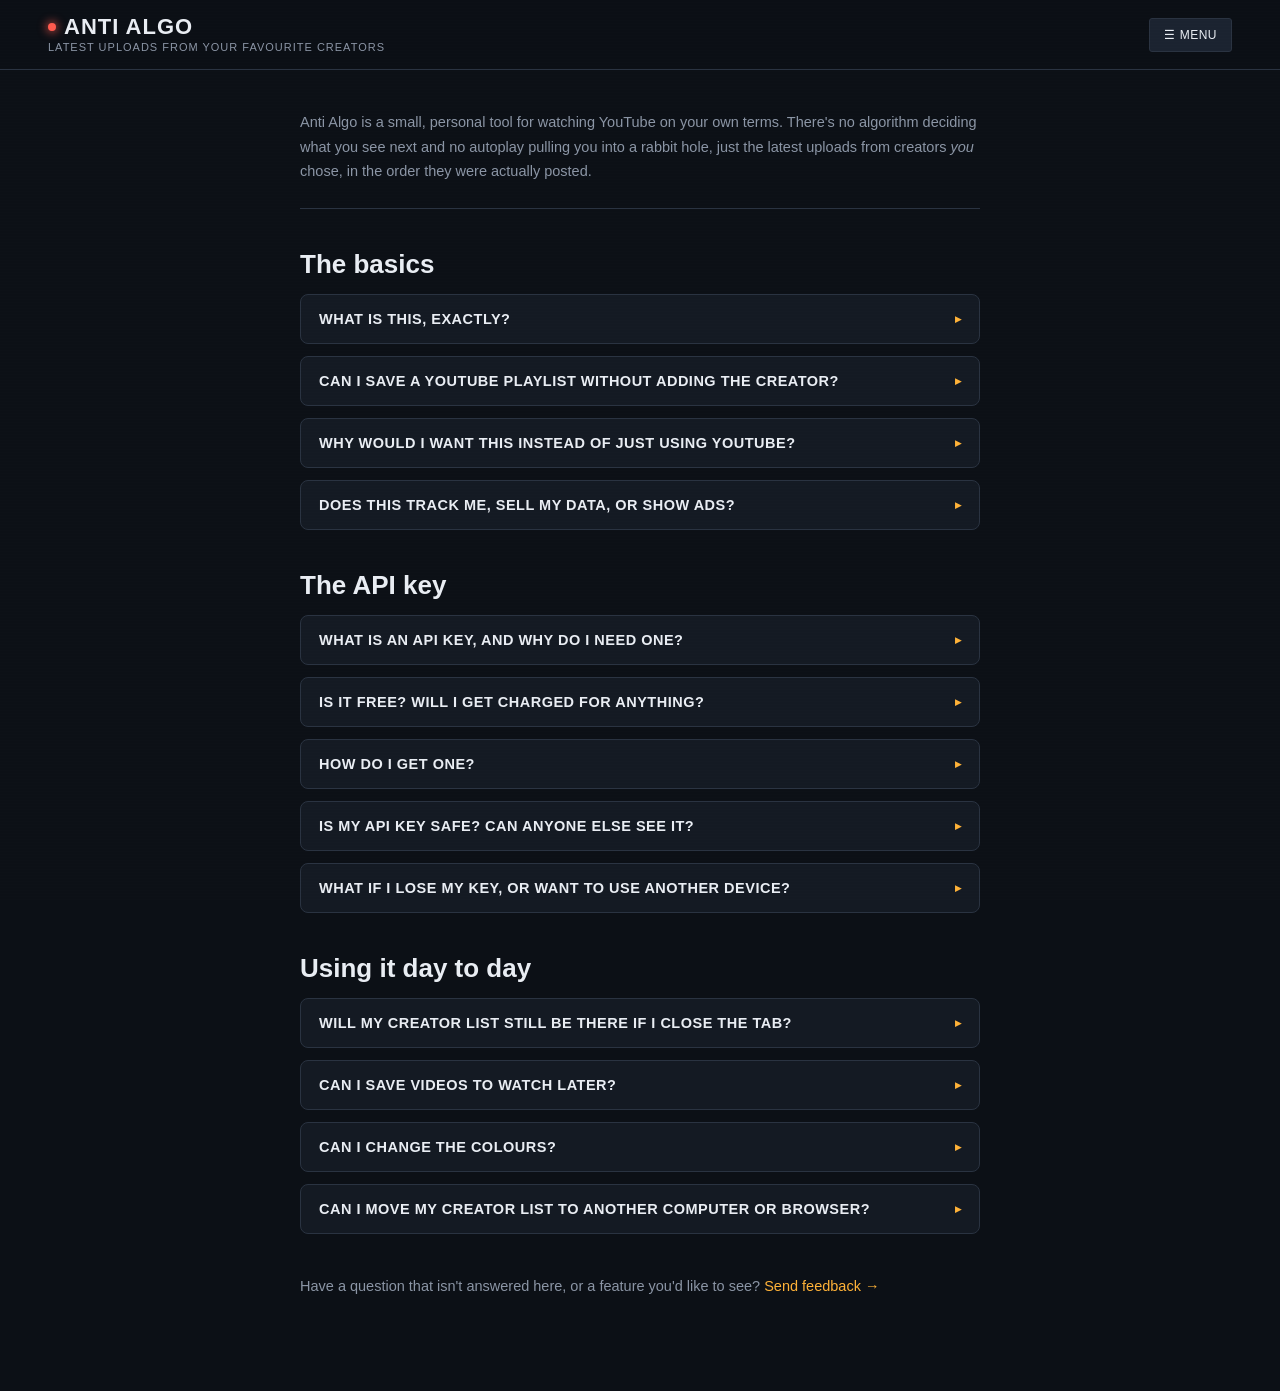
<file: faq.html>
<!DOCTYPE html>
<html lang="en">
<head>
<meta charset="UTF-8">
<meta name="viewport" content="width=device-width, initial-scale=1.0">
<title>FAQ | Anti Algo</title>
<meta name="description" content="Latest uploads from your favourite creators. No algorithm, just the people you chose.">
<meta property="og:type" content="website">
<meta property="og:site_name" content="Anti Algo">
<meta property="og:title" content="FAQ | Anti Algo">
<meta property="og:description" content="Latest uploads from your favourite creators. No algorithm, just the people you chose.">
<meta property="og:url" content="https://anti-algo.com/faq.html">
<meta property="og:image" content="https://anti-algo.com/preview.png">
<meta property="og:image:width" content="1200">
<meta property="og:image:height" content="630">
<meta name="twitter:card" content="summary_large_image">
<meta name="twitter:image" content="https://anti-algo.com/preview.png">
<link rel="icon" type="image/svg+xml" href="favicon.svg">
<link rel="stylesheet" href="style.css?v=39">
<script src="theme.js?v=9"></script>
</head>
<body>
<div class="scanline"></div>
<header>
  <div class="brand-block">
    <a class="brand" href="index.html" title="Back to home"><span class="dot"></span><h1>ANTI ALGO</h1></a>
    <div class="tagline">Latest uploads from your favourite creators</div>
  </div>
  <div class="actions">
  </div>
</header>

<main class="content-page">
  <p class="page-intro">
    Anti Algo is a small, personal tool for watching YouTube on your own terms. There's no algorithm deciding
    what you see next and no autoplay pulling you into a rabbit hole, just the latest uploads from creators
    <em>you</em> chose, in the order they were actually posted.
  </p>

  <h2>The basics</h2>

  <div class="faq-item">
    <button class="faq-question" type="button">
      <span>What is this, exactly?</span>
      <span class="faq-arrow">▸</span>
    </button>
    <div class="faq-answer">
      <p>It's a self-contained web page that pulls the latest videos from a list of YouTube creators you pick,
      and shows them to you in one simple feed, sorted purely by upload date and nothing else. There's no
      "recommended for you," no trending tab, no algorithm nudging you toward anything. If you didn't add
      the creator, you won't see their videos.</p>
    </div>
  </div>

  <div class="faq-item">
    <button class="faq-question" type="button">
      <span>Can I save a YouTube playlist without adding the creator?</span>
      <span class="faq-arrow">▸</span>
    </button>
    <div class="faq-answer">
      <p>Yes. Paste a playlist link (any link with <code>list=</code> in it) into the same box you use for creators and press Add.
      It's saved under the <strong>Playlists</strong> button next to Queue, so collabs on other channels can sit there without
      those channels joining your feed. Playlists show in the order the playlist owner set, up to 100 videos, and you can save up to 20.
      The Queue and the "+" button work on playlist videos too. YouTube's auto-made mixes and private lists like Watch later can't be added.</p>
    </div>
  </div>

  <div class="faq-item">
    <button class="faq-question" type="button">
      <span>Why would I want this instead of just using YouTube?</span>
      <span class="faq-arrow">▸</span>
    </button>
    <div class="faq-answer">
      <p>YouTube's homepage and "Up Next" queue are built to maximise watch time, and they're very good at
      keeping you watching things you didn't plan to watch. Anti Algo flips that: you decide the full list of
      creators up front, and that's all you'll ever see here. It's a way to keep up with people you actually
      follow without wading through everything else YouTube wants to show you.</p>
    </div>
  </div>

  <div class="faq-item">
    <button class="faq-question" type="button">
      <span>Does this track me, sell my data, or show ads?</span>
      <span class="faq-arrow">▸</span>
    </button>
    <div class="faq-answer">
      <p>No. Everything (your creator list, genres, API key and watched-video history) is stored only in
      your own browser. Nothing is sent to any server of ours, because there isn't one; this is a static page
      that talks directly to YouTube's official API using your own key. There's no tracking, no ads, and no
      account to sign up for.</p>
    </div>
  </div>

  <h2>The API key</h2>

  <div class="faq-item">
    <button class="faq-question" type="button">
      <span>What is an API key, and why do I need one?</span>
      <span class="faq-arrow">▸</span>
    </button>
    <div class="faq-answer">
      <p>An API key is like a personal password that lets this page ask YouTube directly for data, like the
      latest videos from a channel, thumbnails and titles, through YouTube's official Data API.
      Without a key, YouTube has no way to know who's asking or whether the request is legitimate, so it
      won't respond. The key is free, tied to your own Google account, and only this page (running in your
      browser) ever uses it.</p>
    </div>
  </div>

  <div class="faq-item">
    <button class="faq-question" type="button">
      <span>Is it free? Will I get charged for anything?</span>
      <span class="faq-arrow">▸</span>
    </button>
    <div class="faq-answer">
      <p>Yes, completely free for normal personal use. Google gives every API key a free daily quota (10,000
      units), and just browsing your feed uses a tiny fraction of that. No billing details are required to
      create the key, and nothing here could rack up charges even if you left it running all day.</p>
    </div>
  </div>

  <div class="faq-item">
    <button class="faq-question" type="button">
      <span>How do I get one?</span>
      <span class="faq-arrow">▸</span>
    </button>
    <div class="faq-answer">
      <p>Head back to the <a href="index.html">home page</a> and click the "Get a free key" button next to the API
      key box at the bottom. It walks through the whole process step by step, from creating a free Google
      Cloud project to pasting the finished key in.</p>
    </div>
  </div>

  <div class="faq-item">
    <button class="faq-question" type="button">
      <span>Is my API key safe? Can anyone else see it?</span>
      <span class="faq-arrow">▸</span>
    </button>
    <div class="faq-answer">
      <p>Your key is stored only in your own browser and is never sent anywhere except directly to Google's
      API. If you're sharing this page with other people (say, via a hosted link), each person needs to get
      and enter their own key. Keys are never shared between visitors, and nobody can see yours.</p>
    </div>
  </div>

    <div class="faq-item">
    <button class="faq-question" type="button">
      <span>What if I lose my key, or want to use another device?</span>
      <span class="faq-arrow">▸</span>
    </button>
    <div class="faq-answer">
      <p>Keep a copy somewhere safe, like a password manager or a notes app. If you lose it, sign in to
      Google Cloud Console with the same Google account, go to APIs &amp; Services, then Credentials, and open your
      key to see it again. On a new device, just paste it into the API Key box and press Save key.</p>
    </div>
  </div>

  <h2>Using it day to day</h2>

  <div class="faq-item">
    <button class="faq-question" type="button">
      <span>Will my creator list still be there if I close the tab?</span>
      <span class="faq-arrow">▸</span>
    </button>
    <div class="faq-answer">
      <p>Yes. Your creators, genres, watched history, and API key are all saved in your browser's storage and
      persist across visits. They're tied to the exact page/address you load it from, so opening it a
      different way (a different port, a different file location) will look empty until you add creators
      there too.</p>
    </div>
  </div>

  <div class="faq-item">
    <button class="faq-question" type="button">
      <span>Can I save videos to watch later?</span>
      <span class="faq-arrow">▸</span>
    </button>
    <div class="faq-answer">
      <p>Yes. Press the <strong>+</strong> in the bottom-right corner of any video's thumbnail to save it, then open the
      <strong>Queue</strong> button above the feed to see your list. It holds up to 12 videos, and each one stays
      until you remove it yourself with the ✕. Shorts have their own
      separate queue, with its own button at the top of the Shorts column and room for another 12. Your queues are saved
      in your browser, just like your creators.</p>
    </div>
  </div>

  <div class="faq-item">
    <button class="faq-question" type="button">
      <span>Can I change the colours?</span>
      <span class="faq-arrow">▸</span>
    </button>
    <div class="faq-answer">
      <p>Yes. Open the Menu in the top corner on the home page and choose Theme to pick from Original, Bubblegum, Rouge, Amethyst, Azure or Forest.
      Your choice is remembered in your browser, and it applies to every page on the site.</p>
    </div>
  </div>

    <div class="faq-item">
    <button class="faq-question" type="button">
      <span>Can I move my creator list to another computer or browser?</span>
      <span class="faq-arrow">▸</span>
    </button>
    <div class="faq-answer">
      <p>Yes. Use the Export button next to the API key box to download a JSON file of your creators and
      genres, then use Import on the other machine to bring them in. You'll still need to enter your own API
      key separately on each device, since that's not included in the export.</p>
    </div>
  </div>

  <p style="margin-top:40px;">
    Have a question that isn't answered here, or a feature you'd like to see?
    <a href="feedback.html">Send feedback →</a>
  </p>
</main>

<script>
  document.querySelectorAll('.faq-question').forEach(btn => {
    btn.addEventListener('click', () => {
      btn.parentElement.classList.toggle('open');
    });
  });
</script>
</body>
</html>
</file>
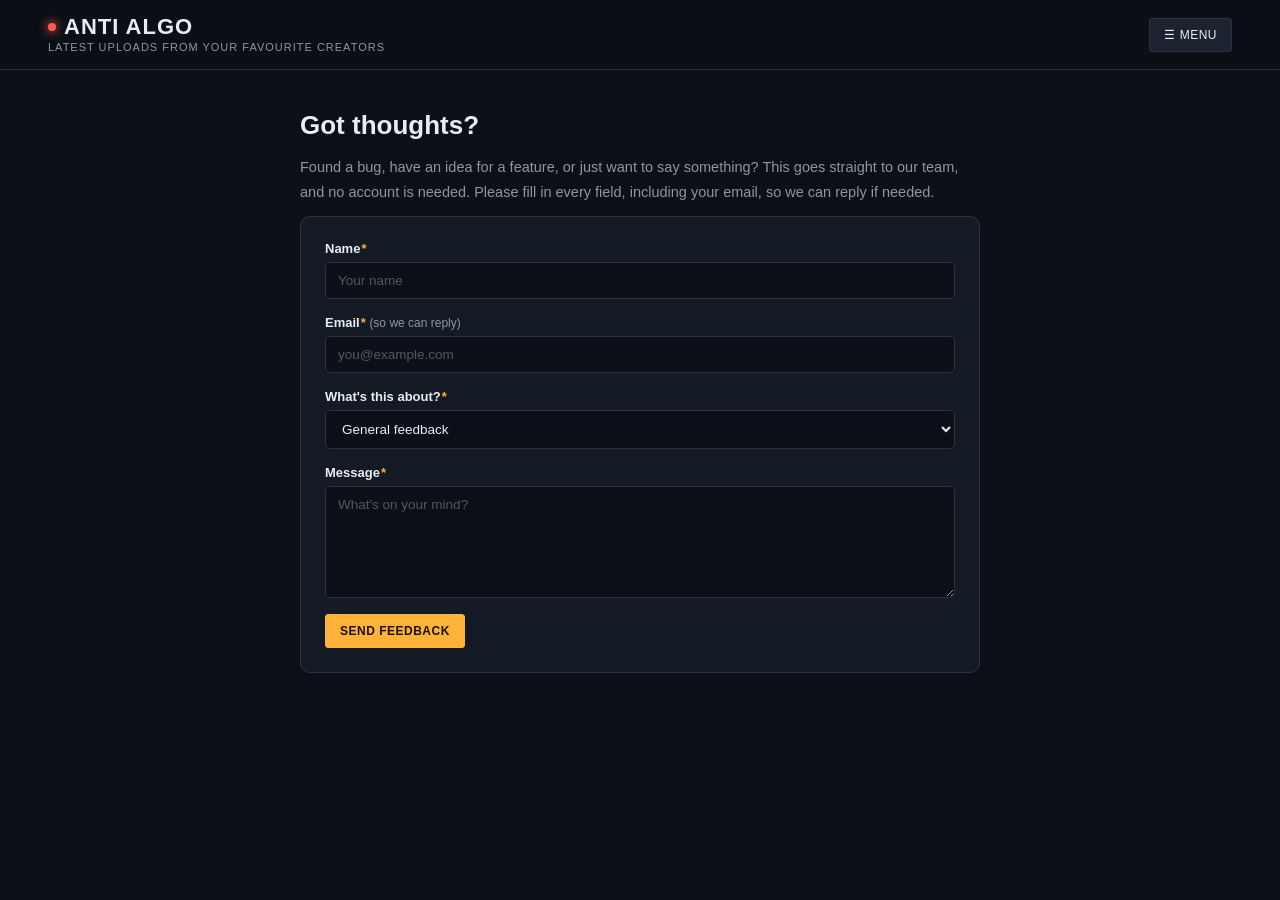
<file: feedback.html>
<!--
  SETUP NOTE FOR THE SITE OWNER (not shown to visitors):
  This form submits to Formspree (https://formspree.io), a free service that emails you
  form submissions from a static site, with no backend needed. To make it live:

    1. Go to formspree.io and sign up free (no credit card; free tier covers 50
       submissions/month, plenty for personal feedback).
    2. Create a new form, and copy the endpoint URL it gives you
       (looks like https://formspree.io/f/xxxxxxxx).
    3. Below, find the line:  const FORMSPREE_ENDPOINT = "REPLACE_ME";
       and paste your endpoint URL in place of "REPLACE_ME".

  Until you do that, the form will show a friendly error and fall back to a mailto: link,
  so feedback is never silently lost, it just won't reach you automatically.
-->
<!DOCTYPE html>
<html lang="en">
<head>
<meta charset="UTF-8">
<meta name="viewport" content="width=device-width, initial-scale=1.0">
<title>Feedback | Anti Algo</title>
<link rel="icon" type="image/svg+xml" href="favicon.svg">
<link rel="stylesheet" href="style.css?v=14">
<script src="theme.js?v=7"></script>
</head>
<body>
<div class="scanline"></div>
<header>
  <div class="brand-block">
    <a class="brand" href="index.html" title="Back to home"><span class="dot"></span><h1>ANTI ALGO</h1></a>
    <div class="tagline">Latest uploads from your favourite creators</div>
  </div>
  <div class="actions">
  </div>
</header>

<main class="content-page">
  <h2 style="margin-top:0;">Got thoughts?</h2>
  <p>
    Found a bug, have an idea for a feature, or just want to say something? This goes straight to our team, and
    no account is needed. Please fill in every field, including your email, so we can reply if needed.
  </p>

  <form class="feedback-form" id="feedbackForm">
    <label for="fbName"><span class="lbl">Name<span class="req" aria-hidden="true">*</span></span>
      <input type="text" id="fbName" name="name" placeholder="Your name" autocomplete="name" required>
    </label>

    <label for="fbEmail"><span class="lbl">Email<span class="req" aria-hidden="true">*</span> <small>(so we can reply)</small></span>
      <input type="email" id="fbEmail" name="email" placeholder="you@example.com" autocomplete="email" required>
    </label>

    <label for="fbType"><span class="lbl">What's this about?<span class="req" aria-hidden="true">*</span></span>
      <select id="fbType" name="type" required>
        <option value="General feedback">General feedback</option>
        <option value="Bug report">Bug report</option>
        <option value="Feature request">Feature request</option>
        <option value="Other">Other</option>
      </select>
    </label>

    <label for="fbMessage"><span class="lbl">Message<span class="req" aria-hidden="true">*</span></span>
      <textarea id="fbMessage" name="message" rows="6" placeholder="What's on your mind?" required></textarea>
    </label>

    <div>
      <button type="submit" class="btn-primary" id="fbSubmitBtn">Send feedback</button>
    </div>

    <div class="feedback-success" id="fbSuccess">Thanks, your feedback has been sent!</div>
    <div class="status-line error" id="fbError" style="display:none;"></div>
  </form>
</main>

<script>
  // Replace this with your own Formspree endpoint (see the setup note at the top of this file).
  const FORMSPREE_ENDPOINT = "https://formspree.io/f/mdeednlo";

  const form = document.getElementById('feedbackForm');
  const submitBtn = document.getElementById('fbSubmitBtn');
  const successBox = document.getElementById('fbSuccess');
  const errorBox = document.getElementById('fbError');

  form.addEventListener('submit', async (e) => {
    e.preventDefault();
    errorBox.style.display = 'none';
    successBox.classList.remove('show');

    if(!FORMSPREE_ENDPOINT || FORMSPREE_ENDPOINT === 'REPLACE_ME'){
      const body = encodeURIComponent(document.getElementById('fbMessage').value);
      errorBox.innerHTML = `This form isn't fully set up yet. In the meantime, you can
        <a href="mailto:?subject=Anti%20Algo%20feedback&body=${body}">email your feedback directly</a>.`;
      errorBox.style.display = 'block';
      return;
    }

    submitBtn.disabled = true;
    submitBtn.textContent = 'Sending…';
    try{
      const res = await fetch(FORMSPREE_ENDPOINT, {
        method: 'POST',
        headers: { 'Accept': 'application/json' },
        body: new FormData(form)
      });
      if(res.ok){
        form.reset();
        successBox.classList.add('show');
      } else {
        let detail = '';
        try{
          const data = await res.json();
          if(data && data.errors) detail = data.errors.map(e => e.message).join(', ');
        }catch(_){ /* response wasn't JSON */ }
        throw new Error(detail || ('the form service replied with status ' + res.status));
      }
    }catch(err){
      if(err instanceof TypeError){
        // fetch itself failed: no response at all (offline, blocked by an extension, bad URL)
        errorBox.textContent = "Couldn't reach the feedback service. An ad blocker or privacy extension may be blocking it, or the form address may be mistyped.";
      } else {
        errorBox.textContent = "Something went wrong sending that: " + err.message;
      }
      errorBox.style.display = 'block';
    }finally{
      submitBtn.disabled = false;
      submitBtn.textContent = 'Send feedback';
    }
  });
</script>
</body>
</html>
</file>
<file: style.css>
:root{
    --col-left:320px;
    --col-right:240px;
    --col-gap:24px;
    --ink:#0c1016;
    --panel:#141a23;
    --panel-2:#1b2330;
    --line: #2a3341;
    --text: #e9edf3;
    --text-dim: #8b95a5;
    --amber: #ffb238;
    --amber-dim: #7a5a20;
    --amber-hover: #ffc45c;
    --accent-2: #ffb238;
    --on-accent: #1a1200;
    --placeholder: #4d5768;
    --amber-rgb: 255,178,56;
    --live-rgb: 255,90,78;
    --ink-rgb: 12,16,22;
    --panel-rgb: 20,26,35;
    --shade-rgb: 5,8,12;
    --live: #ff5a4e;
    --font-display: 'Roboto', Arial, sans-serif;
    --font-body: 'Roboto', Arial, sans-serif;
    --font-mono: 'Roboto', Arial, sans-serif;
  }
  @import url('https://fonts.googleapis.com/css2?family=Roboto:wght@400;500;700;900&display=swap');
  *{box-sizing:border-box; margin:0; padding:0;}
  body{
    background: var(--ink);
    color: var(--text);
    font-family: var(--font-body);
    min-height:100vh;
  }
  .scanline{
    position:fixed; inset:0; pointer-events:none; z-index:50;
    background: repeating-linear-gradient(0deg, rgba(255,255,255,0.012) 0px, rgba(255,255,255,0.012) 1px, transparent 1px, transparent 3px);
    mix-blend-mode: overlay;
  }
  header{
    padding: 16px clamp(16px,4vw,48px);
    border-bottom: 1px solid var(--line);
    display:flex; align-items:center; justify-content:space-between; gap:16px; flex-wrap:wrap;
    position: sticky; top:0; background: rgba(var(--ink-rgb),0.92); backdrop-filter: blur(8px); z-index:10;
  }
  .brand-block{ display:flex; flex-direction:column; gap:3px; }
  .brand{ display:flex; align-items:center; gap:8px; }
  .brand .dot{
    width:8px; height:8px; border-radius:50%; background: var(--live);
    box-shadow: 0 0 8px 2px rgba(var(--live-rgb),0.6);
    animation: pulse 1.8s ease-in-out infinite;
    display:inline-block;
  }
  @keyframes pulse{ 0%,100%{opacity:1;} 50%{opacity:.35;} }
  h1{
    font-family: var(--font-display);
    font-weight:700;
    font-size: clamp(18px,2.4vw,22px);
    letter-spacing: 1px;
    line-height:1;
  }
  .tagline{ font-family: var(--font-mono); font-size:11px; color:var(--text-dim); letter-spacing:1px; text-transform:uppercase; }
  .actions{ display:flex; gap:8px; align-items:center; }
  button, .btn{
    font-family: var(--font-mono); font-size:12px; letter-spacing:0.5px; text-transform:uppercase;
    background: var(--panel-2); color: var(--text); border:1px solid var(--line);
    padding:9px 14px; border-radius:3px; cursor:pointer; transition: all .15s ease;
  }
  button:hover{ border-color: var(--amber); color: var(--amber); }
  button:disabled{ opacity:.4; cursor:default; }
  button:focus-visible, input:focus-visible{ outline:2px solid var(--amber); outline-offset:2px; }
  .btn-primary{ background: var(--amber); color: var(--on-accent); border-color:var(--amber); font-weight:600; }
  .btn-primary:hover{ background: var(--amber-hover); color: var(--on-accent); }

  .apikey-footer{
    padding: 0 clamp(16px,3vw,40px) 28px;
  }
  .apikey-bar{
    display:flex; gap:8px; flex-wrap:wrap; align-items:center;
    background: var(--panel); border:1px solid var(--line); border-radius:8px;
    padding:10px 12px; max-width:720px;
  }
  .apikey-bar input{
    flex:1; min-width:160px; background: var(--ink); border:1px solid var(--line); color:var(--text);
    padding:8px 12px; border-radius:3px; font-family: var(--font-mono); font-size:12.5px;
  }
  .apikey-bar input::placeholder{ color: var(--placeholder); }
  .apikey-link{ color:var(--amber); font-size:12.5px; text-decoration:none; white-space:nowrap; }
  .apikey-link:hover{ text-decoration:underline; }
  #apiKeyToggleBtn{ padding:8px 11px; }
  .data-bar-label{ font-size:12.5px; color:var(--text-dim); margin-right:2px; white-space:nowrap; flex:0 0 auto; }
  .apikey-bar-label{ font-size:12.5px; color:var(--text-dim); font-weight:600; white-space:nowrap; }

  #infoBtn{ font-size:12px; }

  .modal-overlay{
    display:none; position:fixed; inset:0; background:rgba(0,0,0,0.65); z-index:300;
    align-items:center; justify-content:center; padding:20px;
  }
  .modal-overlay.open{ display:flex; }
  .modal-box{
    background: var(--panel); border:1px solid var(--line); border-radius:10px;
    padding:24px; max-width:440px; width:100%;
    max-height:calc(100vh - 40px); overflow-y:auto;   /* long dialogs scroll instead of running off-screen */
  }
  .modal-title{ font-size:18px; font-weight:700; margin-bottom:14px; color:var(--text); }
  .modal-steps{ padding-left:20px; display:flex; flex-direction:column; gap:10px; margin-bottom:18px; }
  .modal-steps li{ font-size:13.5px; line-height:1.5; color:var(--text-dim); }
  .modal-steps strong{ color:var(--text); }
  .modal-box button{ margin-top:4px; }
  #infoCloseBtn{ margin-left:8px; }

  /* Darker backdrop just for the video pop-out (Info/Help windows keep the lighter one) */
  #videoModalOverlay{ background:rgba(0,0,0,0.9); }
  /* Landscape: up to 90% of the screen width, leaving room above/below for the close button and fallback link */
  .video-modal-box{
    position:relative; width:min(90vw, calc(80vh * 16 / 9));
  }
  /* Shorts: up to 80% of the screen height, kept in a 9:16 frame */
  .video-modal-box.vertical{ width:min(90vw, calc(80vh * 9 / 16)); }
  .video-modal-frame{
    position:relative; width:100%; aspect-ratio:16/9; background:#000; border-radius:10px; overflow:hidden;
  }
  .video-modal-box.vertical .video-modal-frame{ aspect-ratio:9/16; }
  .video-modal-frame iframe{ position:absolute; inset:0; width:100%; height:100%; border:none; }
  .video-modal-fallback{
    display:block; text-align:center; margin-top:12px; color:var(--text-dim);
    font-size:12.5px; text-decoration:none;
  }
  .video-modal-fallback:hover{ color: var(--amber); text-decoration:underline; }
  .video-modal-close{
    position:absolute; top:-40px; right:0; background:transparent; border:none; color:var(--text);
    font-size:20px; padding:6px 10px; cursor:pointer;
  }
  .video-modal-close:hover{ color: var(--amber); border-color:transparent; }

  .add-bar{ display:flex; gap:8px; margin-bottom:28px; flex-wrap:wrap; }
  .add-bar input, .add-bar select{
    flex:1; min-width:220px; background: var(--panel); border:1px solid var(--line); color:var(--text);
    padding:11px 14px; border-radius:3px; font-family: var(--font-mono); font-size:13px;
  }
  .add-bar input::placeholder{ color: var(--placeholder); }
  .add-bar select.is-placeholder{ color: var(--placeholder); }
  .add-bar select option{ color: var(--text); }
  .add-bar #genreSelect, .add-bar #genreInput{ flex:0 1 300px; min-width:200px; }
  .add-bar #channelInput{ min-width:180px; }
  .add-bar button{ flex:0 0 auto; }

  main{ padding: 24px clamp(16px,3vw,40px) 64px; max-width:1600px; margin:0 auto; }

  .layout{
    display:grid;
    grid-template-columns: var(--col-left) minmax(0,1fr) var(--col-right);
    gap:var(--col-gap);
    align-items:start;
  }

  .panel-title{
    font-family: var(--font-body); font-size:16px; font-weight:700;
    color: var(--text); margin-bottom:14px; display:flex; align-items:center; gap:8px;
    position: relative; min-height:48px; padding-bottom:12px; border-bottom:1px solid var(--line); /* same height for all three headings so the text lines up */
  }
  .panel-title .count{
    background: var(--panel-2); color:var(--text-dim); border-radius:10px; padding:1px 8px; font-size:12px; font-weight:500;
  }

  .filter-btn{
    margin-left:auto; font-size:11.5px; font-weight:500; padding:5px 10px;
    background: var(--panel-2); border:1px solid var(--line); color:var(--text-dim); border-radius:14px;
  }
  .solo-badge{
    margin-left:8px; font-size:12px; font-weight:500; color:var(--amber);
    background: rgba(var(--amber-rgb),0.1); border:1px solid var(--amber-dim);
    padding:3px 6px 3px 10px; border-radius:14px; display:inline-flex; align-items:center; gap:6px;
  }
  .solo-badge button{
    padding:1px 6px; font-size:12px; border-radius:50%; border:none; background:transparent; color:var(--amber);
  }
  .solo-badge button:hover{ background: rgba(var(--amber-rgb),0.2); border-color:transparent; }
  .filter-btn:hover{ color:var(--text); border-color:var(--line); }
  .filter-btn.active{ color: var(--amber); border-color: var(--amber-dim); }
  .filter-dropdown{
    display:none; position:absolute; top:100%; right:0; margin-top:6px; z-index:30;
    background: var(--panel); border:1px solid var(--line); border-radius:8px;
    padding:10px; min-width:200px; max-height:280px; overflow-y:auto;
    box-shadow: 0 8px 24px rgba(0,0,0,0.5);
  }
  .filter-dropdown.open{ display:block; }
  .filter-dropdown-actions{ display:flex; gap:10px; margin-bottom:8px; padding-bottom:8px; border-bottom:1px solid var(--line); }
  .filter-dropdown-actions button{
    background:transparent; border:none; padding:0; font-size:11.5px; color:var(--amber); border-radius:0;
  }
  .filter-dropdown-actions button:hover{ text-decoration:underline; color:var(--amber); border-color:transparent; }
  .filter-option{
    display:flex; align-items:center; gap:8px; padding:6px 4px; font-size:13px; font-weight:400;
    color: var(--text); cursor:pointer; border-radius:5px;
  }
  .filter-option:hover{ background: var(--panel-2); }
  .filter-option input{ accent-color: var(--amber); cursor:pointer; }

  /* --- Shorts rail --- */
  .shorts-rail{
    position: sticky; top:85px;
    height: calc(100vh - 115px);
    display:flex; flex-direction:column;
    min-height:0;
  }
  .shorts-scroll{
    flex:1; min-height:0;
    overflow-y:auto; display:flex; flex-direction:column; gap:16px; padding-right:6px; padding-bottom:8px;
  }
  .short-card{
    flex:0 0 auto;
    display:block; background: transparent; border-radius:12px;
    overflow:hidden; text-decoration:none; color:inherit;
  }
  .short-thumb{ position:relative; width:100%; aspect-ratio:9/16; background:#000; border-radius:12px; overflow:hidden; }
  .short-thumb img{ width:100%; height:100%; object-fit:cover; display:block; transition: transform .2s ease; }
  .short-card:hover .short-thumb img{ transform: scale(1.06); }
  .short-thumb.watched img{ filter: brightness(0.35); }
  .short-badge{
    position:absolute; top:8px; left:8px; background:rgba(0,0,0,0.7); color:#fff;
    font-family: var(--font-body); font-size:11px; font-weight:500;
    padding:2px 8px; border-radius:4px;
  }
  .short-info{ padding:8px 2px 0; }
  .short-title{ font-size:13px; line-height:1.35; font-weight:500; color:var(--text); margin-bottom:3px;
    display:-webkit-box; -webkit-line-clamp:2; -webkit-box-orient:vertical; overflow:hidden; }
  .short-chan{ font-size:12px; color:var(--text-dim); }

  /* --- Creators panel --- */
  .creators-panel{
    position: sticky; top:85px;
    height: calc(100vh - 115px);
    display:flex; flex-direction:column;
    min-height:0;
  }

  .chip-list{
    flex:1; min-height:0; overflow-y:auto;
    display:flex; flex-direction:column; gap:4px; padding-right:6px; padding-bottom:8px;
  }
  .genre-group{ margin-bottom:6px; }
  .genre-header{
    width:100%; display:flex; align-items:center; gap:2px;
    border:1px solid transparent; border-radius:6px; background:transparent;
  }
  .genre-header:hover{ background: var(--panel-2); }
  .genre-header.selected{ background: rgba(var(--amber-rgb),0.1); border-color: var(--amber-dim); }
  .genre-header button{
    background:transparent; border:none; color: var(--accent-2); cursor:pointer; border-radius:6px;
    font-family: var(--font-mono); font-size:11px; letter-spacing:1px; text-transform:uppercase;
  }
  .genre-header button:hover{ background:transparent; border-color:transparent; color: var(--accent-2); }
  .genre-arrow-btn{ flex:0 0 auto; padding:8px 6px 8px 6px; font-size:11px; }
  .genre-arrow-btn:hover{ background: rgba(var(--amber-rgb),0.15) !important; }
  .genre-label-btn{
    flex:1; min-width:0; display:flex; align-items:center; gap:8px; padding:8px 6px 8px 2px; text-align:left;
  }
  .genre-name{ flex:1; text-align:left; overflow:hidden; text-overflow:ellipsis; white-space:nowrap; }
  .genre-header .count{ background: var(--panel-2); color:var(--text-dim); border-radius:10px; padding:1px 7px; font-size:10.5px; }
  .genre-items{ display:flex; flex-direction:column; gap:2px; padding-left:18px; }

  .chan-chip{
    display:flex; align-items:center; justify-content:space-between; gap:8px;
    background: transparent; border-radius:8px; border:1px solid transparent;
    padding:8px 8px 8px 4px; font-size:14px; color:var(--text-dim);
  }
  .chan-chip:hover{ background: var(--panel-2); }
  .chan-chip strong{
    color:var(--text); font-weight:500; font-size:14px; overflow:hidden; text-overflow:ellipsis;
    white-space:nowrap; cursor:pointer; flex:1; min-width:0;
  }
  .chan-chip strong:hover{ color: var(--amber); }
  .chan-chip.solo-active{ background: rgba(var(--amber-rgb),0.1); border-color: var(--amber-dim); }
  .chan-chip.solo-active strong{ color: var(--amber); }
  .chan-chip button{
    flex:0 0 auto; padding:2px 7px; font-size:13px; border-radius:50%; border:none; background:transparent; color:var(--text-dim);
  }
  .chan-chip button:hover{ color: #fff; border-color:transparent; background:rgba(255,255,255,0.12); }
  .chan-chip-edit{ background: var(--panel-2); gap:6px; flex-wrap:wrap; }
  .chan-chip-edit strong{ flex:0 0 auto; max-width:35%; }
  .chan-chip-edit input{
    flex:1; min-width:0; background: var(--panel); border:1px solid var(--line); color:var(--text);
    padding:5px 8px; border-radius:4px; font-family: var(--font-mono); font-size:12px;
  }
  .chan-chip-edit select{
    flex:1; min-width:0; background: var(--panel); border:1px solid var(--line); color:var(--text);
    padding:5px 8px; border-radius:4px; font-family: var(--font-body); font-size:12px;
  }
  .panel-empty{ font-size:13px; color:var(--text-dim); padding:4px; }

  /* --- Feed --- */
  .feed-col{
    min-width:0;
    position: sticky; top:85px;
    height: calc(100vh - 115px);
    display:flex; flex-direction:column;
    min-height:0;
  }
  .status-line{ font-family: var(--font-body); font-size:13px; color: var(--text-dim); min-height:18px; margin-bottom:18px; }
  .status-line.error{ color: #ff6b6b; }

  .feed-scroll{ flex:1; min-height:0; overflow-y:auto; padding-right:6px; padding-bottom:8px; }

  .grid{
    display:grid; grid-template-columns: repeat(auto-fill, minmax(260px,1fr)); gap:24px 16px;
  }
  .card{
    background: transparent; border:none; border-radius:0; overflow:visible;
    display:flex; flex-direction:column; transition: opacity .15s ease;
  }
  .card:hover{ opacity:0.92; }
  .thumb-wrap{ position:relative; aspect-ratio:16/9; background:#000; overflow:hidden; border-radius:12px; }
  .thumb-wrap img{ width:100%; height:100%; object-fit:cover; display:block; }
  .thumb-wrap.watched img{ filter: brightness(0.35); }
  .watched-overlay{
    position:absolute; inset:0; display:flex; align-items:center; justify-content:center;
    background: rgba(0,0,0,0.25);
    color:#fff; font-family: var(--font-body); font-weight:600; font-size:13px;
    letter-spacing:0.5px; text-transform:uppercase; pointer-events:none;
  }
  .card-body{ padding:10px 0 0; display:flex; flex-direction:column; gap:6px; flex:1; }
  .card-title{ font-size:14px; font-weight:500; line-height:1.4; color:var(--text); }
  .card-title a{ color:inherit; text-decoration:none; }
  .card-title a:hover{ color: var(--text); }
  .card-meta{ display:flex; justify-content:space-between; align-items:center; margin-top:auto; }
  .chan-name{ font-size:13px; color: var(--text-dim); font-weight:400; }
  .timestamp{ font-family: var(--font-body); font-size:13px; color:var(--text-dim); }

  .empty{
    text-align:center; padding: 80px 20px; color: var(--text-dim);
  }
  .empty .big{ font-family: var(--font-display); font-weight:700; font-size:22px; color: var(--text); margin-bottom:8px;}

  .skeleton{ background: transparent; border:none; border-radius:0; overflow:hidden;}
  .skeleton .thumb-wrap{ background: linear-gradient(90deg, var(--panel) 25%, var(--panel-2) 37%, var(--panel) 63%); background-size:400% 100%; animation: shimmer 1.4s infinite; border-radius:12px; }
  @keyframes shimmer{ 0%{background-position:100% 0;} 100%{background-position:0 0;} }

  ::-webkit-scrollbar{ height:8px; width:8px; }
  ::-webkit-scrollbar-thumb{ background: var(--line); border-radius:4px; }

  @media (max-width: 980px){
    .layout{ grid-template-columns: 1fr; }
    .shorts-rail, .creators-panel, .feed-col{ position:static; max-height:none; height:auto; }
    .shorts-scroll{ flex-direction:row; overflow-x:auto; overflow-y:visible; padding-bottom:8px; }
    .short-card{ flex:0 0 130px; }
    .feed-col{ order:-1; }
  }

/* ---------- Shared multi-page additions (nav, content pages, forms) ---------- */

.content-page{
  max-width:760px; margin:0 auto; padding: 40px clamp(16px,4vw,40px) 80px;
}
.content-page h2{
  font-family: var(--font-display); font-weight:700; font-size:26px; color:var(--text);
  margin: 40px 0 14px;
}
.content-page h2:first-child{ margin-top:0; }
.content-page p{
  font-size:14.5px; line-height:1.7; color:var(--text-dim); margin-bottom:12px;
}
.content-page a{ color: var(--amber); text-decoration:none; }
.content-page a:hover{ text-decoration:underline; }
.page-intro{
  font-size:15px; line-height:1.7; color:var(--text); margin-bottom:32px;
  padding-bottom:24px; border-bottom:1px solid var(--line);
}

.faq-item{
  background: var(--panel); border:1px solid var(--line); border-radius:8px;
  margin-bottom:12px; overflow:hidden;
}
.faq-question{
  width:100%; display:flex; align-items:center; justify-content:space-between; gap:12px;
  background:transparent; border:none; color:var(--text); font-family: var(--font-body);
  font-size:14.5px; font-weight:600; text-align:left; padding:16px 18px; cursor:pointer; border-radius:0;
}
.faq-question:hover{ background: var(--panel-2); border-color:transparent; }
.faq-question .faq-arrow{ color:var(--amber); font-size:12px; flex:0 0 auto; transition: transform .15s ease; }
.faq-answer{
  display:none; padding: 14px 18px 16px; font-size:14px; line-height:1.7; color:var(--text-dim);
}
.faq-answer p{ margin:0; }
.faq-answer p + p{ margin-top:10px; }
.faq-answer a{ color:var(--amber); }
.faq-item.open .faq-answer{ display:block; }
.faq-item.open .faq-arrow{ transform: rotate(90deg); }

.feedback-form{
  background: var(--panel); border:1px solid var(--line); border-radius:10px; padding:24px;
  display:flex; flex-direction:column; gap:16px; margin-top:8px;
}
.feedback-form label{
  font-family: var(--font-body); font-size:13px; font-weight:600; color:var(--text);
  display:flex; flex-direction:column; gap:6px;
}
.feedback-form input, .feedback-form select, .feedback-form textarea{
  background: var(--ink); border:1px solid var(--line); color:var(--text);
  padding:10px 12px; border-radius:5px; font-family: var(--font-body); font-size:13.5px;
  font-weight:400; resize:vertical;
}
.feedback-form input::placeholder, .feedback-form textarea::placeholder{ color: var(--placeholder); }
.feedback-form .req{ color:var(--amber); margin-left:1px; }
.feedback-form small{ font-weight:400; color:var(--text-dim); font-size:12px; }
.feedback-note{
  background: rgba(var(--amber-rgb),0.08); border:1px solid var(--amber-dim); border-radius:8px;
  padding:14px 16px; font-size:13px; line-height:1.6; color:var(--text-dim); margin-bottom:24px;
}
.feedback-note strong{ color: var(--amber); }
.feedback-success{
  display:none; background: rgba(46,160,67,0.1); border:1px solid #2ea043; border-radius:8px;
  padding:16px 18px; color:#7ee08a; font-size:14px; margin-top:16px;
}
.feedback-success.show{ display:block; }

/* Brand title doubles as a link back to the home page */
a.brand{ text-decoration:none; color:inherit; cursor:pointer; }
a.brand:hover h1{ color: var(--amber); }


/* ---------- Welcome panel (first-time / empty state) ---------- */
.welcome-panel{
  grid-column:1/-1; max-width:640px; margin:32px auto; text-align:center;
  padding:36px 28px; background: var(--panel); border:1px solid var(--line); border-radius:12px;
}
.welcome-kicker{
  font-family: var(--font-mono); font-size:11px; letter-spacing:1.5px; text-transform:uppercase;
  color: var(--accent-2); margin-bottom:10px;
}
.welcome-panel h2{ font-family: var(--font-display); font-weight:700; font-size:28px; color:var(--text); margin-bottom:14px; }
.welcome-panel p{ font-size:14.5px; line-height:1.7; color:var(--text-dim); margin-bottom:12px; }
.welcome-points{
  list-style:none; display:flex; flex-direction:column; gap:8px; text-align:left;
  margin:18px auto 26px; max-width:470px;
}
.welcome-points li{ font-size:13.5px; line-height:1.55; color:var(--text-dim); padding-left:22px; position:relative; }
.welcome-points li::before{ content:"●"; color:var(--amber); font-size:8px; position:absolute; left:6px; top:5px; }
.welcome-panel .btn-primary{ padding:12px 26px; font-size:13px; }
.welcome-hint{ font-size:12px; color:var(--text-dim); margin-top:12px; }

/* ---------- Guided tour (spotlight + speech bubble) ---------- */
#tourBlocker{ display:none; position:fixed; inset:0; z-index:200; }
#tourBlocker.active{ display:block; }
#tourSpot{
  display:none; position:fixed; z-index:201; border-radius:10px; pointer-events:none;
  box-shadow: 0 0 0 2px var(--amber), 0 0 0 9999px rgba(var(--shade-rgb),0.8);
  transition: left .2s ease, top .2s ease, width .2s ease, height .2s ease;
}
#tourBubble{
  display:none; position:fixed; z-index:203; width:min(340px, calc(100vw - 24px));
  background: var(--panel); border:1px solid var(--amber); border-radius:12px;
  padding:16px 16px 14px; box-shadow:0 12px 40px rgba(0,0,0,0.6);
}
.tour-title{ font-weight:700; color: var(--accent-2); font-size:14px; margin-bottom:6px; }
.tour-text{ font-size:13.5px; line-height:1.55; color: var(--text); margin-bottom:14px; }
.tour-footer{ display:flex; align-items:center; gap:8px; }
.tour-count{ font-size:12px; color: var(--text-dim); margin-right:auto; }
.tour-skip{ background:transparent; border:none; color: var(--text-dim); padding:6px 8px; }
.tour-skip:hover{ background:transparent; border-color:transparent; color: var(--text); }
.tour-arrow{
  position:absolute; width:14px; height:14px; background: var(--panel);
  border:1px solid var(--amber); transform:rotate(45deg); display:none;
}
.tour-arrow.up{ top:-8px; border-right:none; border-bottom:none; }
.tour-arrow.down{ bottom:-8px; border-left:none; border-top:none; }
.tour-arrow.left{ left:-8px; border-top:none; border-right:none; }
.tour-arrow.right{ right:-8px; border-bottom:none; border-left:none; }


/* ---------- Soft outlines so the three feeds read as separate sections ---------- */
.creators-panel, .feed-col, .shorts-rail{
  background: rgba(var(--panel-rgb),0.5);
  border:1px solid var(--line);
  border-radius:3px;   /* same corner as the add-creator bar */
  padding:16px 16px 12px;
}

/* ---------- Channel card (selected creator with nothing in the feed) ---------- */
.channel-card{
  grid-column:1/-1; justify-self:center; display:flex; flex-direction:column; align-items:center; gap:10px;
  width:250px; padding:22px 16px; margin-top:24px; text-align:center; text-decoration:none;
  background: var(--panel); border:1px solid var(--line); border-radius:14px;
  transition: border-color .15s ease, transform .15s ease;
}
.channel-card:hover{ border-color: var(--amber-dim); transform: translateY(-2px); }
.channel-card-img{
  width:160px; height:160px; border-radius:14px; overflow:hidden; background: var(--panel-2);
  display:flex; align-items:center; justify-content:center;
  font-size:64px; font-weight:700; color: var(--amber);
}
.channel-card-img img{ width:100%; height:100%; object-fit:cover; display:block; }
.channel-card-name{ font-size:16px; font-weight:700; color: var(--text); }
.channel-card-hint{ font-size:12.5px; line-height:1.5; color: var(--text-dim); }
.channel-card-link{ font-size:12.5px; color: var(--amber); }
.channel-card:hover .channel-card-link{ text-decoration:underline; }

/* ---------- Example pictures inside the tour bubbles ---------- */
.tour-preview{
  position:relative; margin:0 0 14px; padding:22px 10px 10px; border:1px dashed var(--line);
  border-radius:8px; background: rgba(var(--ink-rgb),0.6);
}
.tour-preview-label{
  position:absolute; top:5px; left:10px; font-family: var(--font-mono); font-size:9.5px;
  letter-spacing:1px; text-transform:uppercase; color: var(--text-dim);
}
.mock-genre{
  display:flex; align-items:center; gap:6px; margin:4px 0 2px; font-family: var(--font-mono);
  font-size:9.5px; letter-spacing:1px; text-transform:uppercase; color: var(--amber);
}
.mock-genre span{ background: var(--panel-2); color: var(--text-dim); border-radius:8px; padding:0 6px; }
.mock-chip{
  display:flex; justify-content:space-between; align-items:center; margin-left:12px; padding:3px 6px;
  border-radius:5px; font-size:11px; color: var(--text);
}
.mock-chip.on{ background: rgba(var(--amber-rgb),0.12); border:1px solid var(--amber-dim); color: var(--amber); }
.mock-chip i{ font-style:normal; color: var(--text-dim); font-size:10px; letter-spacing:2px; }
.mock-row{ display:flex; gap:8px; }
.mock-card{ flex:1; min-width:0; }
.mock-thumb{
  position:relative; aspect-ratio:16/9; border-radius:5px; overflow:hidden;
  background: linear-gradient(135deg, var(--line), var(--panel-2));
}
.mock-thumb.watched{ background: linear-gradient(135deg, var(--panel), var(--ink)); }
.mock-thumb.watched span{
  position:absolute; inset:0; display:flex; align-items:center; justify-content:center;
  font-size:7.5px; font-weight:700; letter-spacing:.5px; text-transform:uppercase; color:#fff;
}
.mock-line{ height:4px; border-radius:2px; background: var(--text-dim); margin-top:5px; opacity:.8; }
.mock-line.dim{ opacity:.4; height:3px; }
.mock-line.w80{ width:80%; } .mock-line.w70{ width:70%; } .mock-line.w50{ width:50%; } .mock-line.w40{ width:40%; }
.mock-short{ flex:1; min-width:0; }
.mock-short .mock-thumb{ aspect-ratio:9/16; }
.mock-short .mock-thumb b{
  position:absolute; top:4px; left:4px; font-size:6.5px; font-weight:600; color:#fff;
  background: rgba(0,0,0,0.7); padding:1px 4px; border-radius:3px;
}

/* Keep the Creators heading row on one line: no wrapping inside the Filter / Undo buttons */
.panel-title .filter-btn{ white-space:nowrap; flex:0 0 auto; padding:5px 9px; }
.panel-title .count{ flex:0 0 auto; }
#undoRemoveBtn{ margin-left:0; }


/* ---------- Footer: two separate boxes, centred under the middle (Videos) section ---------- */
.footer-inner{
  display:grid;
  grid-template-columns: var(--col-left) minmax(0,1fr) var(--col-right);
  column-gap: var(--col-gap);
  max-width: calc(1600px - 2 * clamp(16px,3vw,40px));
  margin:0 auto;
}
.footer-mid{
  grid-column:2;                       /* the middle column, same as the Videos section */
  display:flex; justify-content:center; flex-wrap:nowrap; gap:12px;
}
.footer-mid > .apikey-bar{ flex:0 0 auto; }   /* keep each box its natural size; any overflow spreads evenly either side */
/* Not enough room for three columns: centre the pair on the page and let it wrap */
@media (max-width: 1180px){
  .footer-inner{ grid-template-columns: 1fr; }
  .footer-mid{ grid-column:1; flex-wrap:wrap; }
}

/* "Get a free key" as a button */
.apikey-getkey{
  display:inline-block; text-decoration:none; white-space:nowrap;
  color: var(--amber); border-color: var(--amber-dim);
}
.apikey-getkey:hover{ border-color: var(--amber); background: rgba(var(--amber-rgb),0.1); color: var(--amber); text-decoration:none; }

/* Help dialog: plain-English intro */
.modal-box-wide{ max-width:560px; }
.modal-text{ font-size:13.5px; line-height:1.6; color: var(--text-dim); margin-bottom:10px; }
.modal-text strong{ color: var(--text); }
.modal-facts{ list-style:none; display:flex; flex-direction:column; gap:8px; margin:12px 0 4px; }
.modal-facts li{
  font-size:13.5px; line-height:1.5; color: var(--text-dim);
  padding:10px 12px; background: var(--panel-2); border-radius:3px;
}
.modal-facts strong{ color: var(--accent-2); }
.modal-subtitle{ font-size:14px; font-weight:700; color: var(--accent-2); margin:18px 0 10px; }

#tourBlocker.dim{ background: rgba(var(--shade-rgb), 0.8); }


/* =====================================================================
   COLOUR THEMES  (Default = the :root values above)
   Each theme just re-defines the same set of variables.
   ===================================================================== */
:root[data-theme="bubblegum"]{
  --ink:#08060a; --panel:#121014; --panel-2:#1c191f; --line:#302a33;
  --text:#f6f3f5; --text-dim:#a69ca4;
  --amber:#ff5fa8; --amber-dim:#8a2b5c; --amber-hover:#ff82bd; --accent-2:#ff8ec4;
  --live:#ff3d9a; --on-accent:#1a0010; --placeholder:#5e545b;
  --amber-rgb:255,95,168; --live-rgb:255,61,154; --ink-rgb:8,6,10; --panel-rgb:18,16,20; --shade-rgb:3,2,4;
}
:root[data-theme="rouge"]{
  --ink:#070709; --panel:#111115; --panel-2:#1b1b21; --line:#2e2e38;
  --text:#f4f4f6; --text-dim:#9d9da8;
  --amber:#ff3b3b; --amber-dim:#8a1f1f; --amber-hover:#ff6161; --accent-2:#ff5a5a;
  --live:#ff1f3d; --on-accent:#1a0000; --placeholder:#5a5a66;
  --amber-rgb:255,59,59; --live-rgb:255,31,61; --ink-rgb:7,7,9; --panel-rgb:17,17,21; --shade-rgb:2,2,3;
}
:root[data-theme="amethyst"]{
  --ink:#140f24; --panel:#1e1636; --panel-2:#2a1f4a; --line:#43376f;
  --text:#f5f0ff; --text-dim:#b9acdd;
  --amber:#c9a2ff; --amber-dim:#6b4f9e; --amber-hover:#dcbfff; --accent-2:#ff9ad5;
  --live:#ff8fd6; --on-accent:#1e0f3a; --placeholder:#6d6194;
  --amber-rgb:201,162,255; --live-rgb:255,143,214; --ink-rgb:20,15,36; --panel-rgb:30,22,54; --shade-rgb:8,5,18;
}
:root[data-theme="azure"]{
  --ink:#070d18; --panel:#0d1727; --panel-2:#142238; --line:#223a5c;
  --text:#e8f2ff; --text-dim:#8aa6c9;
  --amber:#3db8ff; --amber-dim:#1d5c8a; --amber-hover:#6accff; --accent-2:#9ad8ff;
  --live:#00d4ff; --on-accent:#04121f; --placeholder:#4a6285;
  --amber-rgb:61,184,255; --live-rgb:0,212,255; --ink-rgb:7,13,24; --panel-rgb:13,23,39; --shade-rgb:3,6,12;
}

:root[data-theme="forest"]{
  --ink:#07100b; --panel:#0e1a13; --panel-2:#15261c; --line:#25402f;
  --text:#eaf5ee; --text-dim:#8fb09b;
  --amber:#4ade80; --amber-dim:#1f6b3e; --amber-hover:#7ceea3; --accent-2:#a7e8b8;
  --live:#2ee59d; --on-accent:#04150a; --placeholder:#4a6a57;
  --amber-rgb:74,222,128; --live-rgb:46,229,157; --ink-rgb:7,16,11; --panel-rgb:14,26,19; --shade-rgb:3,8,5;
}

/* ---------- Theme picker (injected by theme.js) ---------- */
.menu-wrap{ position:relative; }
.site-menu{
  display:none; position:absolute; right:0; top:calc(100% + 8px); z-index:60;
  background: var(--panel); border:1px solid var(--line); border-radius:8px;
  padding:6px; min-width:200px; box-shadow:0 12px 32px rgba(0,0,0,0.5);
}
.site-menu.open{ display:block; }
.menu-link{
  display:flex; align-items:center; gap:10px; width:100%; text-align:left; box-sizing:border-box;
  background:transparent; border:none; color: var(--text); border-radius:5px; text-decoration:none;
  font-family: var(--font-body); font-size:13px; text-transform:none; letter-spacing:0; padding:9px 10px; cursor:pointer;
}
.menu-link:hover{ background: var(--panel-2); color: var(--text); border-color:transparent; }
.menu-link.active{ color: var(--amber); }
.menu-caret{
  font-size:0; overflow:hidden;   /* hides any old text arrow left inside */
  margin-left:auto; width:7px; height:7px; border-left:2px solid var(--text-dim); border-bottom:2px solid var(--text-dim);
  transform: rotate(45deg); margin-right:3px;   /* points left: the colours open to the left */
}
.theme-item.open .menu-caret{ transform: rotate(-45deg); }

/* half-circle theme icon */
.theme-icon{
  width:16px; height:16px; border-radius:50%; border:1.5px solid var(--text-dim); flex:0 0 auto;
  background: linear-gradient(135deg, var(--theme-icon-a, #0c1016) 50%, var(--theme-icon-b, #ffb238) 50%);
  box-sizing:border-box; background-origin:border-box; background-repeat:no-repeat;
}
.theme-item{ position:relative; }
.theme-list{
  display:none; position:absolute; right:100%; top:-7px; padding-right:6px;   /* padding bridges the gap so hover isn't lost */
}
.theme-list-inner{
  background: var(--panel); border:1px solid var(--line); border-radius:8px;
  padding:6px; min-width:180px; box-shadow:0 12px 32px rgba(0,0,0,0.5);
}
.theme-item:has(:focus-visible) > .theme-list, .theme-item.open > .theme-list{ display:block; }
@media (hover: hover){
  .theme-item:hover > .theme-list{ display:block; }
  .theme-item:hover > .menu-theme-toggle{ background: var(--panel-2); }
}
@media (max-width:700px){ .menu-caret{ transform: rotate(-45deg); } .theme-item.open .menu-caret{ transform: rotate(135deg); } .theme-list{ right:0; top:100%; padding:4px 0 0; position:static; } .theme-list-inner{ box-shadow:none; border:none; padding:0 0 0 14px; } }
.theme-option{
  display:flex; align-items:center; gap:10px; width:100%; text-align:left;
  background:transparent; border:none; color: var(--text); border-radius:5px;
  font-family: var(--font-body); font-size:13px; text-transform:none; letter-spacing:0; padding:8px 10px;
}
.theme-option:hover{ background: var(--panel-2); color: var(--text); border-color:transparent; }
.theme-option .theme-check{ margin-left:auto; color: var(--amber); visibility:hidden; }
.theme-option.selected .theme-check{ visibility:visible; }
.theme-option.selected{ background: rgba(var(--amber-rgb),0.12); color: var(--amber); }
.theme-swatch{ width:16px; height:16px; border-radius:50%; border:1.5px solid var(--text-dim); flex:0 0 auto; box-sizing:border-box; background-origin:border-box; background-repeat:no-repeat; }


/* ---------- Watch-later queue ---------- */
.thumb-box{ position:relative; }
.queue-btn{
  position:absolute; bottom:8px; right:8px; z-index:2;
  width:28px; height:28px; padding:0; border-radius:50%;
  display:flex; align-items:center; justify-content:center;
  font-size:14px; line-height:1; letter-spacing:0;
  background: rgba(var(--ink-rgb), 0.45); color: rgba(255,255,255,0.85);
  border:none; opacity:0.7; transition: opacity .15s ease, background .15s ease;
}
.queue-btn:hover, .queue-btn.queued{ opacity:1; background: var(--amber); color: var(--on-accent); }
/* the plus is drawn with two bars so it sits exactly in the middle of the circle */
.queue-btn.plus{ position:absolute; font-size:0; }
.queue-btn.plus::before, .queue-btn.plus::after{
  content:""; position:absolute; left:50%; top:50%; background: currentColor; border-radius:1px;
  transform: translate(-50%,-50%);
}
.queue-btn.plus::before{ width:12px; height:2px; }
.queue-btn.plus::after{ width:2px; height:12px; }
#queueToggleBtn{ text-transform:none; letter-spacing:0; font-size:12px; }
#shortsQueueBtn{ text-transform:none; letter-spacing:0; font-size:11.5px; }
#shortsQueueBtn.has-items, #queueToggleBtn.has-items{ color: var(--amber); border-color: var(--amber-dim); }
.panel-title.queue-mode .solo-badge{ display:none !important; }
#soloBadgeName{ display:inline-block; max-width:200px; overflow:hidden; text-overflow:ellipsis; white-space:nowrap; vertical-align:bottom; }
.queue-bar{
  grid-column:1/-1; display:flex; align-items:center; justify-content:space-between; gap:12px;
  font-size:12.5px; color: var(--text-dim);
}

.tour-panel{ display:none; position:fixed; z-index:200; }
.tour-panel.active{ display:block; }
.tour-hint{ font-size:12px; font-style:italic; color: var(--accent-2); margin:-6px 0 12px; }

.info-i{ display:inline-block; width:10px; height:15px; vertical-align:-2px; margin-right:3px; }

/* Help dialog as a two-slide carousel */
.help-box{ max-width:440px; padding:20px 22px; }
.help-box .modal-title{ font-size:16px; margin-bottom:10px; }
.help-sub{ font-size:12px; font-weight:400; color:var(--text-dim); }
.help-box .modal-text, .help-box .modal-facts li, .help-box .modal-steps li{ font-size:13px; line-height:1.5; }
.help-box .modal-text{ margin-bottom:8px; }
.help-box .modal-facts{ gap:6px; margin:8px 0 0; }
.help-box .modal-facts li{ padding:8px 10px; }
.help-box .modal-steps{ gap:7px; margin-bottom:10px; }
.help-slide{ display:none; }
.help-slide.active{ display:block; }
.help-footer{ display:flex; align-items:center; justify-content:space-between; gap:10px; margin-top:14px; flex-wrap:wrap; }
.help-actions{ display:flex; gap:8px; align-items:center; margin-left:auto; flex-wrap:wrap; justify-content:flex-end; }
.help-actions button{ margin-top:0; }
.help-dots{ display:flex; gap:6px; }
.help-dots span{ width:7px; height:7px; border-radius:50%; background: var(--line); }
.help-dots span.on{ background: var(--amber); }

/* queue tick, drawn so it sits in the middle of the circle */
.queue-btn.check{ font-size:0; }
.queue-btn.check::after{
  content:""; position:absolute; left:50%; top:46%; width:5px; height:10px;
  border:solid currentColor; border-width:0 2px 2px 0; border-radius:1px;
  transform: translate(-50%,-55%) rotate(45deg);
}
.short-thumb .queue-btn{ bottom:8px; right:8px; }

.help-addr{ display:flex; align-items:center; gap:8px; margin-top:6px; }
.help-addr code{
  flex:1 1 auto; min-width:0; overflow-wrap:anywhere; background: var(--panel-2); border:1px solid var(--line);
  border-radius:5px; padding:6px 8px; font-size:12px; color:var(--text);
}
.help-addr button{ flex:0 0 auto; margin-top:0; padding:5px 10px; font-size:12px; }
.help-addr-note{ display:block; margin-top:6px; font-size:12px; }

/* Reordering creators within a category */
.drag-handle{
  flex:0 0 auto; cursor:grab; user-select:none; touch-action:none; color:var(--text-dim);
  font-size:11px; letter-spacing:-2px; line-height:1; padding:6px 4px; border-radius:4px; opacity:0.35;
}
.chan-chip:hover .drag-handle, .drag-handle:focus-visible{ opacity:1; }
.drag-handle:hover{ color:var(--amber); }
.drag-handle:active{ cursor:grabbing; }
.chan-chip{ justify-content:flex-start; position:relative; }
.chan-chip strong{ flex:1 1 auto; min-width:0; }
.chan-chip.dragging{ opacity:0.5; background: var(--panel-2); }
.chan-chip.drop-before::before, .chan-chip.drop-after::after{
  content:""; position:absolute; left:0; right:0; height:2px; background: var(--amber); border-radius:1px;
}
.chan-chip.drop-before::before{ top:-2px; }
.chan-chip.drop-after::after{ bottom:-2px; }

.help-link{ color: var(--amber); }

.menu-sep{ height:1px; background: var(--line); margin:6px 4px; }
.menu-danger{ color:#ff6b6b; }
.menu-danger:hover{ color:#ff8a8a; }

/* drawn icons for the Queue buttons (same style as the + and tick) */
.qi{ display:inline-block; vertical-align:middle; margin-right:6px; }
.qi-play{
  width:0; height:0; border-left:7px solid currentColor; border-top:4.5px solid transparent; border-bottom:4.5px solid transparent;
  margin-top:-1px;
}
.qi-back{
  width:6px; height:6px; border-left:2px solid currentColor; border-bottom:2px solid currentColor;
  transform: rotate(45deg); margin:-1px 8px 0 3px; border-radius:1px;
}

/* Info dialog as a two-page carousel */
.info-box{ position:relative; padding-top:22px; }
.info-box .modal-title{ padding-right:28px; }
.info-slide{ display:none; }
.info-slide.active{ display:block; }
.info-box .modal-text, .info-box .modal-facts li{ font-size:13px; line-height:1.5; }
.info-box .modal-facts{ gap:6px; margin:8px 0 0; }
.info-box .modal-facts li{ padding:8px 10px; }
.modal-close-x{
  position:absolute; top:10px; right:10px; margin:0 !important; width:28px; height:28px; padding:0;
  border-radius:50%; border:none; background:transparent; color:var(--text-dim); font-size:14px; line-height:1;
}
.modal-close-x:hover{ background: var(--panel-2); color: var(--text); border-color:transparent; }
.info-box .help-actions button{ margin-top:0; }

/* Info carousel: side arrows, centred dots, single button */
.info-box{ padding-left:24px; padding-right:24px; }
.info-footer{ display:flex; flex-direction:column; align-items:center; gap:14px; margin-top:16px; }
.info-footer button{ margin-top:0; }
.info-actions{ margin-left:0; justify-content:center; }
.info-dots{ display:flex; gap:8px; }
.info-dots button{
  width:9px; height:9px; padding:0; margin:0; border-radius:50%; border:none; background: var(--line); cursor:pointer;
}
.info-dots button.on{ background: var(--amber); }
.info-dots button:hover{ background: var(--amber-dim); }

/* ---------- Phones and small tablets ---------- */
@media (max-width: 700px){
  html, body{ overflow-x:hidden; }
  header{ gap:10px; padding:12px 16px; }
  .tagline{ letter-spacing:0.5px; font-size:10px; }
  .actions{ flex-wrap:wrap; }
  main{ padding:16px 16px 40px; }

  /* the add-creator bar: full-width fields, then the button */
  .add-bar #channelInput, .add-bar #genreSelect, .add-bar #genreInput{ flex:1 1 100%; min-width:0; }
  .add-bar button{ flex:1 1 100%; }

  /* API key box and "Your list" box: fit the screen instead of running off the sides */
  .apikey-footer{ padding:0 16px 28px; }
  .footer-mid{ flex-direction:column; align-items:stretch; gap:12px; }
  .footer-mid > .apikey-bar{ flex:1 1 auto; width:100%; max-width:100%; box-sizing:border-box; }
  .apikey-bar{ padding:10px; }
  .apikey-bar input{ flex:1 1 120px; min-width:0; }
  #apiKeySaveBtn, #apiKeyHelpBtn{ flex:1 1 calc(50% - 4px); text-align:center; }
  #dataBar{ justify-content:center; }
  #dataBar button{ flex:1 1 auto; }

  /* a little bigger so fingers can hit them, and 16px text so iPhones don't zoom in on focus */
  input, select, textarea{ font-size:16px !important; }
  button, .btn{ padding:10px 14px; }
  .filter-btn, .panel-title .filter-btn{ padding:7px 11px; }
  .queue-btn{ width:34px; height:34px; }
  .modal-overlay{ padding:12px; }
  .modal-box{ padding:18px; }
  .help-box, .info-box{ padding-left:18px; padding-right:18px; }
  .help-actions{ width:100%; justify-content:stretch; }
  .help-actions > *{ flex:1 1 auto; text-align:center; }
  .video-modal-box{ width:100% !important; }
  .feedback-form{ padding:16px; }
  .content-page{ padding-top:24px; }
}

/* touch screens have no hover, so show the drag grip all the time and make the small buttons easier to press */
@media (hover: none){
  .drag-handle{ opacity:0.7; padding:10px 8px; font-size:13px; }
  .chan-chip button{ padding:8px 11px; font-size:15px; }
  .genre-arrow-btn{ padding:10px 10px; }
  .menu-link, .theme-option{ padding-top:12px; padding-bottom:12px; }
}

/* Animated arrow that nudges people towards "Get a free key" during the tour */
#tourPointer{
  display:none; position:fixed; z-index:204; width:24px; height:40px; color: var(--amber); pointer-events:none;
  filter: drop-shadow(0 1px 4px rgba(0,0,0,0.5));
  animation: tourBob 2.8s ease-in-out infinite;
}
@keyframes tourBob{ 0%,100%{ transform: translateY(-8px); } 50%{ transform: translateY(10px); } }
#tourSpot.pulse{ animation: tourPulse 1.4s ease-out infinite; }
@keyframes tourPulse{
  0%{ box-shadow: 0 0 0 2px var(--amber), 0 0 0 0 rgba(var(--amber-rgb),0.55), 0 0 0 9999px rgba(var(--shade-rgb),0.8); }
  100%{ box-shadow: 0 0 0 2px var(--amber), 0 0 0 14px rgba(var(--amber-rgb),0), 0 0 0 9999px rgba(var(--shade-rgb),0.8); }
}
@media (prefers-reduced-motion: reduce){ #tourPointer, #tourSpot.pulse{ animation:none; } }

/* drawn button icons (they render the same on every phone) */
.ic{ width:14px; height:14px; vertical-align:-2px; margin-right:6px; flex:0 0 auto; }
#apiKeyToggleBtn .ic{ margin-right:0; vertical-align:-3px; }

@media (max-width: 700px){
  /* Help / Refresh / Menu centred under the title on phones (desktop is unchanged) */
  header .actions{ width:100%; justify-content:center; }
  /* welcome box: even space above and below inside the Videos box */
  .status-line{ min-height:0; margin-bottom:6px; }
  .welcome-panel{ margin:12px auto; padding:28px 20px; }
  /* title block centred too, so the whole header lines up with the centred page below */
  header{ justify-content:center; }
  .brand-block{ align-items:center; text-align:center; width:100%; }
  .brand{ justify-content:center; }
}

/* Playlists */
.qi-list{
  width:11px; height:2px; background:currentColor; border-radius:1px; position:relative; margin-top:-1px; margin-right:7px;
}
.qi-list::before, .qi-list::after{
  content:""; position:absolute; left:0; width:11px; height:2px; background:currentColor; border-radius:1px;
}
.qi-list::before{ top:-4px; }
.qi-list::after{ top:4px; }
#playlistsBtn{ margin-left:auto; }
#playlistsBtn + #queueToggleBtn{ margin-left:6px; }
#feedTitle{ max-width:40vw; overflow:hidden; text-overflow:ellipsis; white-space:nowrap; display:inline-block; vertical-align:bottom; }
.pl-card{
  position:relative; display:flex; gap:12px; align-items:center; cursor:pointer;
  background: var(--panel-2); border:1px solid var(--line); border-radius:12px; padding:10px 40px 10px 10px;
  grid-column:1/-1;
}
.pl-card:hover, .pl-card:focus-visible{ border-color: var(--text-dim); outline:none; }
.pl-thumb{ flex:0 0 120px; height:68px; border-radius:8px; background:var(--panel) center/cover no-repeat; }
.pl-body{ min-width:0; }
.pl-title{ font-weight:600; font-size:14px; line-height:1.3; overflow:hidden; display:-webkit-box; -webkit-line-clamp:2; -webkit-box-orient:vertical; }
.pl-meta{ font-size:12px; color:var(--text-dim); margin-top:3px; }
.pl-remove{
  position:absolute; top:8px; right:8px; width:26px; height:26px; padding:0; border-radius:50%;
  border:none; background:transparent; color:var(--text-dim); font-size:13px; line-height:1;
}
.pl-remove:hover{ background:var(--panel); color:var(--text); }
.pl-open-link{ margin-left:auto; color:var(--text-dim); font-size:12.5px; text-decoration:underline; }
@media (max-width: 700px){
  .panel-title{ flex-wrap:wrap; row-gap:6px; }
  #playlistsBtn{ margin-left:0; }
  .pl-thumb{ flex-basis:96px; height:56px; }
}

/* "API key accepted" toast: floats just above the key bar, then fades */
#keyToast{
  position:fixed; z-index:60; transform:translate(-50%,-100%); pointer-events:none; opacity:0;
  background: var(--panel-2); color: var(--text); border:1px solid var(--line); border-radius:999px;
  padding:7px 16px; font-size:13px; font-weight:600; white-space:nowrap; box-shadow:0 6px 20px rgba(0,0,0,.35);
}
#keyToast.show{ animation: keyToastFade 2.6s ease forwards; }
@keyframes keyToastFade{
  0%{ opacity:0; transform:translate(-50%,-90%); }
  12%{ opacity:1; transform:translate(-50%,-100%); }
  70%{ opacity:1; }
  100%{ opacity:0; transform:translate(-50%,-100%); }
}
</file>
